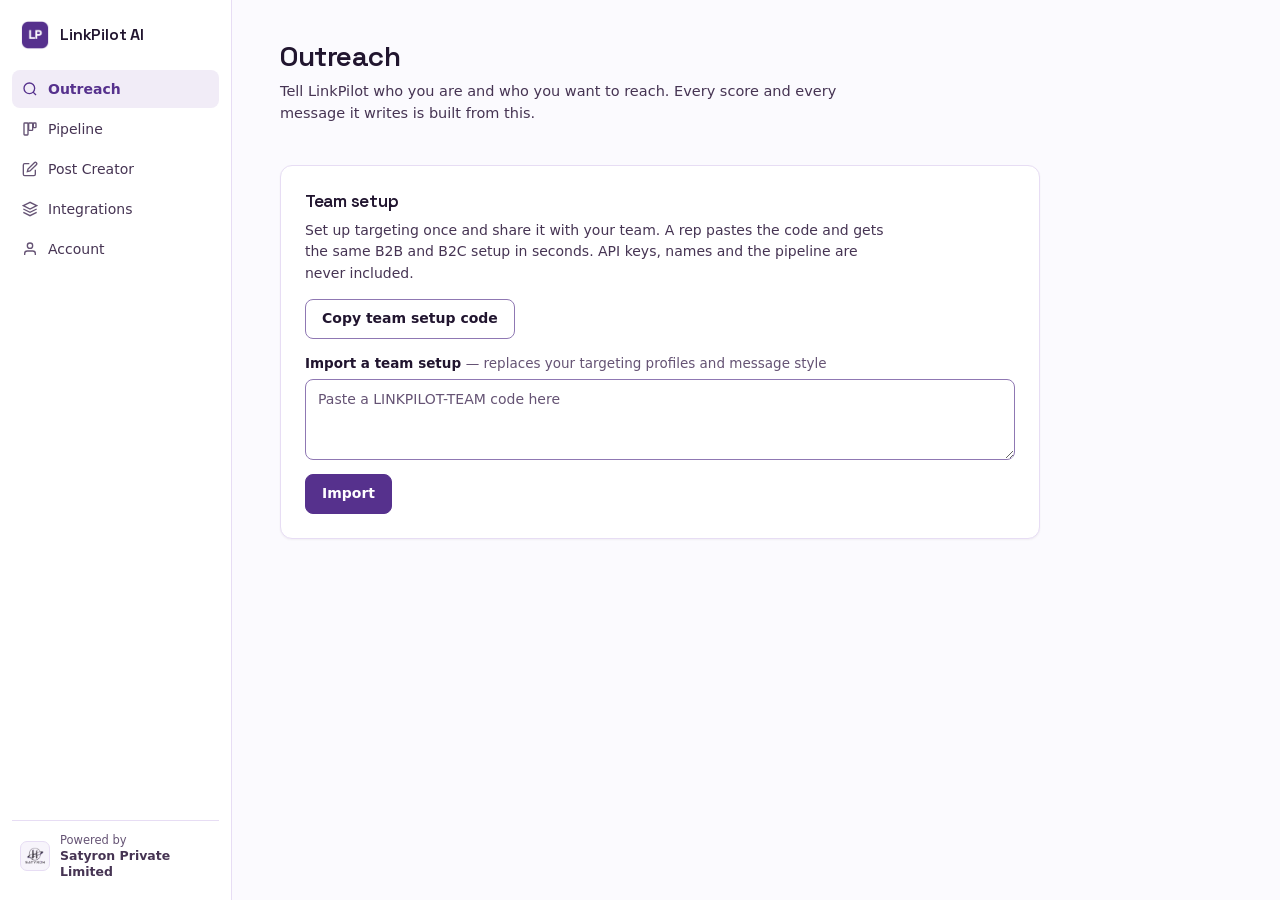
<file: options/index.html>
<!DOCTYPE html>
<html lang="en">
<head>
  <meta charset="UTF-8">
  <meta name="viewport" content="width=device-width, initial-scale=1.0">
  <title>LinkPilot settings</title>
  <link rel="stylesheet" href="styles.css">
</head>
<body>
  <!-- ── Onboarding Overlay (shown for new users) ──────────────────────────── -->
  <div id="onboarding-overlay" class="onboarding-overlay" style="display:none;">
    <div class="onboarding-card">

      <!-- Step 1: Welcome -->
      <div class="ob-step" id="ob-step-welcome">
        <div class="ob-logo">
          <img src="../assets/extension_icon.png" width="56" height="56" alt="LinkPilot AI" style="border-radius:14px;display:block;" />
        </div>
        <div class="ob-welcome-title">Welcome to LinkPilot AI</div>
        <div class="ob-welcome-sub">by Satyron Private Limited</div>
        <div class="ob-user-row" id="ob-user-row"></div>
        <div class="ob-welcome-desc">Score LinkedIn profiles against your ideal customer and draft outreach that sounds like you. Setup takes about two minutes.</div>
        <button class="ob-btn-primary" id="ob-welcome-next">Get started</button>
      </div>

      <!-- Step 2: Mode choice -->
      <div class="ob-step hidden" id="ob-step-mode">
        <div class="ob-welcome-title">What are you using LinkedIn for?</div>
        <div class="ob-welcome-desc">This shapes how LinkPilot scores people and writes your outreach. You can switch any time.</div>
        <div class="mode-selector ob-mode-selector" id="ob-mode-selector" role="radiogroup" aria-label="Outreach mode">
          <button class="mode-card active" type="button" role="radio" aria-checked="true" data-intent="b2c_sales">
            <span class="mode-card-icon"><svg width="20" height="20" viewBox="0 0 24 24" fill="none" stroke="currentColor" stroke-width="1.8"><path d="M20 21v-2a4 4 0 0 0-4-4H8a4 4 0 0 0-4 4v2"/><circle cx="12" cy="7" r="4"/></svg></span>
            <div class="mode-card-body">
              <span class="mode-card-name">B2C — you, finding work</span>
              <span class="mode-card-tagline">Jobs, freelance projects and teams that need your skills</span>
            </div>
            <span class="mode-card-check" aria-hidden="true"><svg width="11" height="11" viewBox="0 0 12 12" fill="none"><path d="M2 6.5l2.8 2.8 5-5.5" stroke="currentColor" stroke-width="2" stroke-linecap="round" stroke-linejoin="round"/></svg></span>
          </button>
          <button class="mode-card" type="button" role="radio" aria-checked="false" data-intent="b2b_sales">
            <span class="mode-card-icon"><svg width="20" height="20" viewBox="0 0 24 24" fill="none" stroke="currentColor" stroke-width="1.8"><rect x="2" y="7" width="20" height="14" rx="2"/><path d="M16 21V5a2 2 0 0 0-2-2h-4a2 2 0 0 0-2 2v16"/></svg></span>
            <div class="mode-card-body">
              <span class="mode-card-name">B2B — your company, finding clients</span>
              <span class="mode-card-tagline">Companies that buy what your business sells</span>
            </div>
            <span class="mode-card-check" aria-hidden="true"><svg width="11" height="11" viewBox="0 0 12 12" fill="none"><path d="M2 6.5l2.8 2.8 5-5.5" stroke="currentColor" stroke-width="2" stroke-linecap="round" stroke-linejoin="round"/></svg></span>
          </button>
        </div>
        <button class="ob-btn-primary" id="ob-mode-next">Continue</button>
      </div>

      <!-- Step 3: Connect Anthropic -->
      <div class="ob-step hidden" id="ob-step-apikey">
        <div class="ob-logo">
          <svg width="28" height="28" viewBox="0 0 24 24" fill="none" stroke="currentColor" stroke-width="1.8"><rect x="3" y="11" width="18" height="11" rx="2" ry="2"/><path d="M7 11V7a5 5 0 0 1 10 0v4"/></svg>
        </div>
        <div class="ob-welcome-title">Connect your Anthropic account</div>
        <div class="ob-welcome-desc">Every analysis and message runs on your own Anthropic account, not ours — so you'll need an API key to use any AI feature. <a href="https://console.anthropic.com/settings/keys" target="_blank" rel="noopener">Get a key</a></div>
        <input type="password" id="ob-api-key-input" class="ob-apikey-input" placeholder="sk-ant-..." autocomplete="off" spellcheck="false" />
        <div id="ob-apikey-status" class="status-msg" aria-live="polite"></div>
        <button class="ob-btn-primary" id="ob-apikey-save">Connect and continue</button>
        <div class="ob-skip"><button class="ob-skip-btn" id="ob-apikey-skip">I'll add this later</button></div>
      </div>

      <!-- Step 4: Pricing -->
      <div class="ob-step hidden" id="ob-step-pricing">
        <div class="ob-pricing-header">
          <div class="ob-pricing-title">Choose your plan</div>
          <div class="ob-pricing-sub">Start free, upgrade when you need more.</div>
        </div>
        <div class="ob-plans">

          <!-- Free -->
          <div class="ob-plan ob-plan-free">
            <div class="ob-plan-badge">Free</div>
            <div class="ob-plan-price"><span class="ob-price-amount">$0</span><span class="ob-price-period">/month</span></div>
            <div class="ob-plan-desc">Perfect for getting started</div>
            <ul class="ob-plan-features">
              <li><svg width="14" height="14" viewBox="0 0 24 24" fill="none" stroke="currentColor" stroke-width="2.5"><polyline points="20 6 9 17 4 12"/></svg>50 AI analyses per month</li>
              <li><svg width="14" height="14" viewBox="0 0 24 24" fill="none" stroke="currentColor" stroke-width="2.5"><polyline points="20 6 9 17 4 12"/></svg>B2C and B2B modes</li>
              <li><svg width="14" height="14" viewBox="0 0 24 24" fill="none" stroke="currentColor" stroke-width="2.5"><polyline points="20 6 9 17 4 12"/></svg>AI post creator</li>
              <li><svg width="14" height="14" viewBox="0 0 24 24" fill="none" stroke="currentColor" stroke-width="2.5"><polyline points="20 6 9 17 4 12"/></svg>Connection &amp; follow-up messages</li>
              <li class="ob-feat-muted"><svg width="14" height="14" viewBox="0 0 24 24" fill="none" stroke="currentColor" stroke-width="2"><line x1="18" y1="6" x2="6" y2="18"/><line x1="6" y1="6" x2="18" y2="18"/></svg>HubSpot CRM integration</li>
              <li class="ob-feat-muted"><svg width="14" height="14" viewBox="0 0 24 24" fill="none" stroke="currentColor" stroke-width="2"><line x1="18" y1="6" x2="6" y2="18"/><line x1="6" y1="6" x2="18" y2="18"/></svg>Unlimited analyses</li>
            </ul>
            <button class="ob-btn-free" id="ob-start-free">Start free</button>
          </div>

          <!-- Pro -->
          <div class="ob-plan ob-plan-pro">
            <div class="ob-plan-badge ob-badge-pro">Pro</div>
            <div class="ob-popular-tag">Most popular</div>
            <div class="ob-plan-price"><span class="ob-price-amount">$29</span><span class="ob-price-period">/month</span></div>
            <div class="ob-plan-desc">For power users &amp; sales teams</div>
            <ul class="ob-plan-features">
              <li><svg width="14" height="14" viewBox="0 0 24 24" fill="none" stroke="currentColor" stroke-width="2.5"><polyline points="20 6 9 17 4 12"/></svg>Unlimited AI analyses</li>
              <li><svg width="14" height="14" viewBox="0 0 24 24" fill="none" stroke="currentColor" stroke-width="2.5"><polyline points="20 6 9 17 4 12"/></svg>B2C and B2B modes</li>
              <li><svg width="14" height="14" viewBox="0 0 24 24" fill="none" stroke="currentColor" stroke-width="2.5"><polyline points="20 6 9 17 4 12"/></svg>AI post creator</li>
              <li><svg width="14" height="14" viewBox="0 0 24 24" fill="none" stroke="currentColor" stroke-width="2.5"><polyline points="20 6 9 17 4 12"/></svg>HubSpot CRM push</li>
              <li><svg width="14" height="14" viewBox="0 0 24 24" fill="none" stroke="currentColor" stroke-width="2.5"><polyline points="20 6 9 17 4 12"/></svg>Early access to new features</li>
            </ul>
            <button class="ob-btn-pro" id="ob-start-pro">
              <svg width="14" height="14" viewBox="0 0 24 24" fill="none" stroke="currentColor" stroke-width="2"><polygon points="13 2 3 14 12 14 11 22 21 10 12 10 13 2"/></svg>
              Upgrade to Pro
            </button>
            <div class="ob-pro-note" id="ob-pro-status"></div>
          </div>

        </div>
        <div class="ob-skip"><button class="ob-skip-btn" id="ob-skip">Maybe later, continue on Free</button></div>
      </div>

    </div>
  </div>

  <div class="settings-root">

    <!-- ── Sidebar ─────────────────────────────────────────────────────────── -->
    <aside class="settings-sidebar">
      <div class="sidebar-brand">
        <div class="sidebar-brand-icon">
          <img src="../assets/extension_icon.png" width="36" height="36" alt="LinkPilot AI" style="display:block;border-radius:9px;" />
        </div>
        <div class="sidebar-brand-text">
          <span class="brand-name">LinkPilot AI</span>
        </div>
      </div>

      <nav class="sidebar-nav">
        <button class="snav-item active" data-tab="outreach">
          <svg width="16" height="16" viewBox="0 0 24 24" fill="none" stroke="currentColor" stroke-width="2">
            <circle cx="11" cy="11" r="8"/><line x1="21" y1="21" x2="16.65" y2="16.65"/>
          </svg>
          Outreach
        </button>
        <button class="snav-item" data-tab="pipeline">
          <svg width="16" height="16" viewBox="0 0 24 24" fill="none" stroke="currentColor" stroke-width="2">
            <rect x="3" y="3" width="6" height="18" rx="1"/><rect x="10" y="3" width="6" height="11" rx="1"/><rect x="17" y="3" width="4" height="7" rx="1"/>
          </svg>
          Pipeline
        </button>
        <button class="snav-item" data-tab="postcreator">
          <svg width="16" height="16" viewBox="0 0 24 24" fill="none" stroke="currentColor" stroke-width="2">
            <path d="M11 4H4a2 2 0 0 0-2 2v14a2 2 0 0 0 2 2h14a2 2 0 0 0 2-2v-7"/><path d="M18.5 2.5a2.121 2.121 0 0 1 3 3L12 15l-4 1 1-4 9.5-9.5z"/>
          </svg>
          Post Creator
        </button>
        <button class="snav-item" data-tab="integrations">
          <svg width="16" height="16" viewBox="0 0 24 24" fill="none" stroke="currentColor" stroke-width="2">
            <path d="M12 2L2 7l10 5 10-5-10-5z"/><path d="M2 17l10 5 10-5"/><path d="M2 12l10 5 10-5"/>
          </svg>
          Integrations
        </button>
        <button class="snav-item" data-tab="account">
          <svg width="16" height="16" viewBox="0 0 24 24" fill="none" stroke="currentColor" stroke-width="2">
            <path d="M20 21v-2a4 4 0 0 0-4-4H8a4 4 0 0 0-4 4v2"/><circle cx="12" cy="7" r="4"/>
          </svg>
          Account
        </button>
      </nav>

      <div class="sidebar-powered">
        <img src="../assets/satyron_logo.png" width="32" height="32" alt="Satyron" class="powered-logo" />
        <div class="powered-text">
          <span class="powered-by">Powered by</span>
          <span class="powered-name">Satyron Private Limited</span>
        </div>
      </div>
    </aside>

    <!-- ── Main Content ────────────────────────────────────────────────────── -->
    <main class="settings-main">

      <!-- ── Tab: Outreach ──────────────────────────────────────────────────── -->
      <div class="stab-panel" id="panel-outreach">
        <div class="panel-header">
          <h1>Outreach</h1>
          <p class="panel-sub">Tell LinkPilot who you are and who you want to reach. Every score and every message it writes is built from this.</p>
        </div>

        <div id="setup-root" class="setup-root"></div>

        <!-- Team setup: share ICP + business profiles across a BD team -->
        <div class="card" id="team-setup-card">
          <h3>Team setup</h3>
          <p class="card-desc">Set up targeting once and share it with your team. A rep pastes the code and gets the same B2B and B2C setup in seconds. API keys, names and the pipeline are never included.</p>
          <div class="actions">
            <button type="button" id="team-copy-btn" class="btn-secondary">Copy team setup code</button>
          </div>
          <div class="form-group">
            <label for="team-import-input">Import a team setup <span class="label-hint">— replaces your targeting profiles and message style</span></label>
            <textarea id="team-import-input" rows="3" placeholder="Paste a LINKPILOT-TEAM code here" spellcheck="false"></textarea>
          </div>
          <div id="team-setup-status" class="status-msg" aria-live="polite"></div>
          <div class="actions">
            <button type="button" id="team-import-btn" class="btn-primary">Import</button>
          </div>
        </div>

      </div><!-- end panel-outreach -->

      <!-- ── Tab: Pipeline ──────────────────────────────────────────────────── -->
      <div class="stab-panel hidden" id="panel-pipeline">
        <div class="panel-header">
          <h1>Pipeline</h1>
          <p class="panel-sub">Every saved contact, grouped by outreach stage. Change stage inline, filter, or export.</p>
        </div>
        <div class="reminder-settings-bar">
          <label class="reminder-settings-toggle">
            <input type="checkbox" id="reminder-enabled-toggle" checked />
            <span>Follow-up reminders</span>
          </label>
          <span class="reminder-settings-sep" aria-hidden="true"></span>
          <label class="reminder-settings-threshold">
            Nudge me after
            <input type="number" id="reminder-threshold-input" min="1" max="30" value="3" />
            days of no activity
          </label>
          <button type="button" id="reminder-settings-save-btn" class="btn-secondary">Save</button>
          <span id="reminder-settings-status" class="status-msg" aria-live="polite"></span>
        </div>
        <div class="outreach-safety-bar" id="outreach-safety-bar">
          <span class="outreach-safety-label">Today's outreach</span>
          <span class="outreach-safety-stat" id="outreach-safety-conn">
            <span class="outreach-safety-dot"></span>
            <span id="outreach-safety-conn-text">0 connection requests</span>
          </span>
          <span class="outreach-safety-stat" id="outreach-safety-msg">
            <span class="outreach-safety-dot"></span>
            <span id="outreach-safety-msg-text">0 messages</span>
          </span>
          <span class="outreach-safety-week" id="outreach-safety-week"></span>
          <span class="outreach-safety-info" id="outreach-safety-info" tabindex="0" title="Safe LinkedIn ranges based on current outreach research: roughly 20-40 connection requests/day, 30-60 messages/day, and under ~150 connection requests/week. Going over these regularly raises the risk of LinkedIn restricting your account — this counts every message or connection request this extension has helped you copy or send."><svg width="15" height="15" viewBox="0 0 24 24" fill="none" stroke="currentColor" stroke-width="2" stroke-linecap="round"><circle cx="12" cy="12" r="10"/><path d="M12 16v-4M12 8h.01"/></svg></span>
        </div>
        <div class="pipeline-toolbar">
          <input type="text" id="pipeline-search" class="pipeline-search" placeholder="Filter by name or company..." />
          <select id="pipeline-intent-filter" class="pipeline-intent-filter" aria-label="Filter by mode">
            <option value="">All modes</option>
            <option value="b2c_sales">B2C</option>
            <option value="b2b_sales">B2B</option>
          </select>
          <div class="notifications-wrap">
            <button type="button" id="notifications-btn" class="btn-secondary">
              <svg width="15" height="15" viewBox="0 0 24 24" fill="none" stroke="currentColor" stroke-width="2" stroke-linecap="round"><path d="M6 8a6 6 0 0 1 12 0c0 7 3 9 3 9H3s3-2 3-9"/><path d="M10.3 21a1.94 1.94 0 0 0 3.4 0"/></svg> Notifications <span id="notifications-count" class="notifications-badge hidden">0</span>
            </button>
            <div id="notifications-panel" class="notifications-panel hidden">
              <div class="notifications-panel-header">Due today</div>
              <div id="notifications-list" class="notifications-list"></div>
            </div>
          </div>
          <button type="button" id="pipeline-export-btn" class="btn-secondary">Export CSV</button>
        </div>
        <div id="pipeline-board" class="pipeline-board"></div>
        <div id="pipeline-empty" class="pipeline-empty hidden">No saved contacts yet — save a profile from LinkedIn to start tracking your pipeline.</div>
        <div class="pipeline-clear" id="pipeline-clear">
          <div class="pipeline-clear-text">
            <strong>Start a fresh pipeline</strong>
            <span>Deletes every saved contact from this browser and from your LinkPilot account. Your setup, posts and plan stay.</span>
          </div>
          <button type="button" id="pipeline-clear-btn" class="btn-danger">Delete all contacts</button>
          <div class="pipeline-clear-confirm hidden" id="pipeline-clear-confirm" role="alertdialog" aria-labelledby="pipeline-clear-q">
            <p id="pipeline-clear-q"></p>
            <div class="pipeline-clear-actions">
              <button type="button" id="pipeline-clear-export" class="btn-secondary">Export CSV first</button>
              <button type="button" id="pipeline-clear-yes" class="btn-danger btn-danger-solid">Delete all</button>
              <button type="button" id="pipeline-clear-no" class="btn-secondary">Cancel</button>
            </div>
          </div>
          <span id="pipeline-clear-status" class="status-msg" aria-live="polite"></span>
        </div>
      </div><!-- end panel-pipeline -->

      <!-- ── Tab: Post Creator ──────────────────────────────────────────────── -->
      <div class="stab-panel hidden" id="panel-postcreator">
        <div class="panel-header">
          <h1>Post Creator</h1>
          <p class="panel-sub">Post Creator writes LinkedIn posts as you or as your company, from your outreach profile, in your own voice, without repeating what you’ve already posted.</p>
        </div>

        <!-- Personal / Company toggle -->
        <div class="pc-settings-toggle">
          <button class="pc-stoggle active" data-panel="personal">
            <svg width="16" height="16" viewBox="0 0 24 24" fill="none" stroke="currentColor" stroke-width="2">
              <path d="M20 21v-2a4 4 0 0 0-4-4H8a4 4 0 0 0-4 4v2"/><circle cx="12" cy="7" r="4"/>
            </svg>
            Personal brand
          </button>
          <button class="pc-stoggle" data-panel="company">
            <svg width="16" height="16" viewBox="0 0 24 24" fill="none" stroke="currentColor" stroke-width="2">
              <rect x="2" y="7" width="20" height="14" rx="2"/><path d="M16 21V5a2 2 0 0 0-2-2h-4a2 2 0 0 0-2 2v16"/>
            </svg>
            Company brand
          </button>
        </div>

        <!-- Personal Creator Profile -->
        <div id="pc-personal-section">
          <div class="card">
            <div class="card-mode-badge badge-creator">Personal brand</div>
            <h3>Your creator profile</h3>
            <p class="card-desc">LinkPilot writes posts as you, drawing on your active outreach profile for your background and proof. These settings shape topics, audience and voice.</p>
            <div class="form-row">
              <div class="form-group">
                <label for="creator-name">Your first name <span class="optional">(optional)</span></label>
                <input type="text" id="creator-name" placeholder="e.g. Husnain" />
              </div>
              <div class="form-group">
                <label for="creator-goal">Your LinkedIn goal</label>
                <select id="creator-goal" class="form-select">
                  <option value="">Select...</option>
                  <option value="build personal brand">Build personal brand / thought leadership</option>
                  <option value="attract job offers">Attract job offers and recruiters</option>
                  <option value="find clients">Find freelance or consulting clients</option>
                  <option value="grow network">Grow my professional network</option>
                  <option value="attract investors">Attract investors or co-founders</option>
                </select>
              </div>
            </div>
            <div class="form-group">
              <label for="creator-linkedin-url">Your LinkedIn profile URL <span class="label-hint">— lets LinkPilot find and learn from your own posts</span></label>
              <input type="url" id="creator-linkedin-url" placeholder="https://www.linkedin.com/in/your-username/" autocomplete="off" />
            </div>
            <div class="form-group">
              <label>Your expertise &amp; domains <span class="label-hint">— topics you post about</span></label>
              <div class="tag-input" id="creator-domain-tags"></div>
              <input type="text" id="creator-domain-input" class="tag-text" placeholder='Press Enter after each — e.g. "AI", "Blockchain", "Full Stack"' autocomplete="off" />
            </div>
            <div class="form-group">
              <label for="creator-audience">Target audience <span class="label-hint">— who you want to reach</span></label>
              <input type="text" id="creator-audience" placeholder="e.g. CTOs, investors, senior engineers, AI researchers" />
            </div>
            <div class="form-group">
              <label for="creator-style">Preferred post style</label>
              <select id="creator-style" class="form-select">
                <option value="educational">Educational — teach something valuable</option>
                <option value="story">Story — personal experience or journey</option>
                <option value="hottake">Hot Take — contrarian or bold opinion</option>
                <option value="tips">Quick Tips — practical, actionable list</option>
              </select>
            </div>
            <div class="form-group">
              <span class="field-label" id="creator-pillars-label">Content pillars <span class="label-hint">— pick 3 to 5; topics are spread across them</span></span>
              <div class="choice-group" id="creator-pillars" role="group" aria-labelledby="creator-pillars-label"></div>
            </div>
            <div class="form-group">
              <label for="creator-ending">How posts should end</label>
              <select id="creator-ending" class="form-select"></select>
            </div>
            <div class="form-group">
              <label for="creator-voice">Voice sample <span class="optional">(optional)</span></label>
              <textarea id="creator-voice" rows="4" placeholder="Paste a post you wrote that sounds like you. If this is empty, your saved posts are used."></textarea>
            </div>
            <div id="creator-status" class="status-msg" aria-live="polite"></div>
            <div class="actions">
              <button type="button" id="creator-save-btn" class="btn-primary">Save creator profile</button>
              <button type="button" id="creator-prefill-btn" class="btn-secondary" title="Fill in blank fields from your Business Profile in Outreach settings">Prefill from business profile</button>
            </div>
          </div>

        <div class="card" id="own-posts-card">
          <div class="card-title-row"><h3>Your posts</h3></div>
          <p class="card-desc">Posts you’ve published, saved from your own LinkedIn activity page when you tap “Read my posts” in Post Creator. LinkPilot uses them to match your voice and to avoid repeating a topic. They stay in this browser.</p>
          <div id="own-posts-list" class="own-posts-list"></div>
          <div class="actions">
            <button type="button" id="own-posts-open" class="btn-secondary">Open my posts on LinkedIn</button>
            <button type="button" id="own-posts-clear" class="btn-danger">Clear saved posts</button>
          </div>
          <div id="own-posts-status" class="status-msg" aria-live="polite"></div>
        </div>
        </div>

        <!-- Company Profile -->
        <div id="pc-company-section" class="hidden">
          <div class="card">
            <div class="card-mode-badge badge-company">Company brand</div>
            <h3>Your company profile</h3>
            <p class="card-desc">For posts about your company that you publish from your own LinkedIn profile. LinkPilot writes in your voice (“I” and “we”), about your team’s work, results and point of view, for the people you sell to.</p>
            <div class="form-row">
              <div class="form-group">
                <label for="co-name">Company name</label>
                <input type="text" id="co-name" placeholder="e.g. Satyron" />
              </div>
              <div class="form-group">
                <label for="co-industry">Industry</label>
                <input type="text" id="co-industry" placeholder="e.g. AI / SaaS, Blockchain, FinTech" />
              </div>
            </div>
            <div class="form-group">
              <label for="co-about">What your company does <span class="label-hint">— 2-3 sentences</span></label>
              <textarea id="co-about" rows="3" placeholder="e.g. We build AI-powered automation tools for B2B companies, helping teams reduce manual work through intelligent workflows."></textarea>
            </div>
            <div class="form-group">
              <label for="co-products">Products / services</label>
              <textarea id="co-products" rows="2" placeholder="e.g. AI workflow automation, custom ML models, predictive dashboards"></textarea>
            </div>
            <div class="form-group">
              <label for="co-icp">Ideal client profile (ICP)</label>
              <textarea id="co-icp" rows="2" placeholder="e.g. CTOs and operations leaders at Series A–C SaaS companies"></textarea>
            </div>
            <div class="form-row">
              <div class="form-group">
                <label for="co-goal">Company LinkedIn goal</label>
                <select id="co-goal" class="form-select">
                  <option value="">Select...</option>
                  <option value="attract clients and close deals">Attract clients and close deals</option>
                  <option value="build brand awareness and authority">Build brand awareness and authority</option>
                  <option value="attract top talent and employer brand">Attract top talent / employer brand</option>
                  <option value="engage investors and stakeholders">Engage investors and stakeholders</option>
                  <option value="all of the above">All of the above</option>
                </select>
              </div>
              <div class="form-group">
                <label for="co-style">Default post style</label>
                <select id="co-style" class="form-select">
                  <option value="thought_leadership">Thought Leadership</option>
                  <option value="industry_insight">Industry Insight</option>
                  <option value="case_study">Case Study / Success Story</option>
                  <option value="culture">Company Culture / Team</option>
                  <option value="product_spotlight">Product Spotlight</option>
                </select>
              </div>
            </div>
            <div class="form-group">
              <span class="field-label" id="co-pillars-label">Content pillars <span class="label-hint">— pick 3 to 5; topics are spread across them</span></span>
              <div class="choice-group" id="co-pillars" role="group" aria-labelledby="co-pillars-label"></div>
            </div>
            <div class="form-group">
              <label for="co-ending">How posts should end</label>
              <select id="co-ending" class="form-select"></select>
            </div>
            <div class="form-group">
              <label for="co-voice">Voice sample <span class="optional">(optional)</span></label>
              <textarea id="co-voice" rows="4" placeholder="Paste a company post that sounds right."></textarea>
            </div>
            <div id="co-status" class="status-msg" aria-live="polite"></div>
            <div class="actions">
              <button type="button" id="co-save-btn" class="btn-primary">Save company profile</button>
              <button type="button" id="co-prefill-btn" class="btn-secondary" title="Fill in blank fields from your Business Profile in Outreach settings">Prefill from business profile</button>
            </div>
          </div>
        </div>

      </div><!-- end panel-postcreator -->

      <!-- ── Tab: Integrations ──────────────────────────────────────────────── -->
      <div class="stab-panel hidden" id="panel-integrations">
        <div class="panel-header">
          <h1>Integrations</h1>
          <p class="panel-sub">Connect LinkPilot AI to Anthropic and your CRM. Your keys are stored only in your browser and sent directly to the respective APIs — never to our servers.</p>
        </div>

        <!-- Anthropic -->
        <div class="card">
          <div class="card-title-row">
            <svg width="20" height="20" viewBox="0 0 24 24" fill="none" stroke="currentColor" stroke-width="2">
              <path d="M21 2l-2 2m-7.61 7.61a5.5 5.5 0 1 1-7.778 7.778 5.5 5.5 0 0 1 7.777-7.777zm0 0L15.5 7.5m0 0l3 3L22 7l-3-3m-3.5 3.5L19 4"/>
            </svg>
            <h3>Anthropic API key <span class="required-badge">Required</span></h3>
          </div>
          <p class="card-desc">Needed to run AI analysis on LinkedIn profiles and generate content. <a href="https://console.anthropic.com/settings/keys" target="_blank" rel="noopener">Get your API key</a></p>
          <div class="form-group">
            <label for="api-key">Paste your API key here</label>
            <div class="input-wrapper">
              <input type="password" id="api-key" placeholder="sk-ant-..." autocomplete="off" spellcheck="false" />
              <button type="button" id="toggle-visibility" class="toggle-btn" aria-label="Show/hide key">
                <svg id="eye-icon" width="18" height="18" viewBox="0 0 24 24" fill="none" stroke="currentColor" stroke-width="2">
                  <path d="M1 12s4-8 11-8 11 8 11 8-4 8-11 8-11-8-11-8z"></path>
                  <circle cx="12" cy="12" r="3"></circle>
                </svg>
              </button>
            </div>
            <p class="hint">Keys start with <code>sk-ant-</code> and are found on the Anthropic console under API keys.</p>
          </div>
          <div id="status-msg" class="status-msg" aria-live="polite"></div>
          <div class="actions">
            <button type="button" id="save-btn" class="btn-primary">Save API key</button>
            <button type="button" id="clear-btn" class="btn-secondary">Clear key</button>
          </div>
        </div>

        <!-- HubSpot -->
        <div class="card">
          <div class="card-title-row">
            <svg width="20" height="20" viewBox="0 0 512 512" fill="#FF7A59">
              <path d="M267.4 211.6c-25.1 23.7-40.8 57-40.8 94 0 29.3 9.7 56.3 26 78L203 434c-4.4-1.6-9.1-2.5-14-2.5-22.1 0-40 17.9-40 40s17.9 40 40 40 40-17.9 40-40c0-4-.6-7.9-1.6-11.6l50.1-50.2c21.7 14.2 47.4 22.5 75 22.5 76.2 0 138-61.8 138-138s-61.8-138-138-138c-30.2 0-58.2 9.7-80.8 26.1l.7-.7zM353.4 414c-52.9 0-96-43.1-96-96s43.1-96 96-96 96 43.1 96 96-43.1 96-96 96z"/>
            </svg>
            <h3>HubSpot CRM <span class="optional-badge">Optional</span></h3>
          </div>
          <p class="card-desc">Push LinkedIn profiles directly into HubSpot as deals — with notes, pipeline stage, and deal owner.</p>
          <div class="hs-steps">
            <div class="hs-step"><span class="hs-num">1</span><span>Go to <a href="https://app.hubspot.com/private-apps" target="_blank" rel="noopener">app.hubspot.com/private-apps</a> and click <strong>Create a private app</strong></span></div>
            <div class="hs-step"><span class="hs-num">2</span><span>Name it <em>LinkPilot AI</em>, then open the <strong>Scopes</strong> tab</span></div>
            <div class="hs-step"><span class="hs-num">3</span>
              <div><span>Enable these scopes:</span>
                <div class="scope-list">
                  <code>crm.objects.deals.read</code><code>crm.objects.deals.write</code>
                  <code>crm.objects.notes.write</code><code>crm.objects.owners.read</code>
                  <code>crm.objects.contacts.write</code>
                </div>
              </div>
            </div>
            <div class="hs-step"><span class="hs-num">4</span><span>Click <strong>Create app</strong>, copy the access token (starts with <code>pat-</code>), paste it below</span></div>
          </div>
          <div class="form-group">
            <label for="hs-key">HubSpot private app token</label>
            <div class="input-wrapper">
              <input type="password" id="hs-key" placeholder="pat-na1-..." autocomplete="off" spellcheck="false" />
              <button type="button" id="hs-toggle-visibility" class="toggle-btn" aria-label="Show/hide token">
                <svg id="hs-eye-icon" width="18" height="18" viewBox="0 0 24 24" fill="none" stroke="currentColor" stroke-width="2">
                  <path d="M1 12s4-8 11-8 11 8 11 8-4 8-11 8-11-8-11-8z"></path>
                  <circle cx="12" cy="12" r="3"></circle>
                </svg>
              </button>
            </div>
          </div>
          <div id="hs-status-msg" class="status-msg" aria-live="polite"></div>
          <div class="actions">
            <button type="button" id="hs-save-btn" class="btn-primary">Save HubSpot token</button>
            <button type="button" id="hs-clear-btn" class="btn-secondary">Clear</button>
          </div>
        </div>
      </div><!-- end panel-integrations -->

      <!-- ── Tab: Account ───────────────────────────────────────────────────── -->
      <div class="stab-panel hidden" id="panel-account">
        <div class="panel-header">
          <h1>Account</h1>
          <p class="panel-sub" id="account-panel-sub">Sign in with Google to sync your settings across devices and enable personalized features.</p>
        </div>

        <div class="card">
          <h3>Your account</h3>
          <p class="card-desc">Sign in with Google or with your email and a password. Your setup and pipeline sync to this account across your devices.</p>
          <div id="google-auth-section">
            <!-- Populated by JS -->
          </div>
          <div id="account-status" class="status-msg" aria-live="polite"></div>
        </div>

        <div class="card">
          <h3>Privacy and data</h3>
          <p class="card-desc">Your API keys stay in this browser. LinkedIn profiles you analyze are read in your browser and sent straight to Anthropic. When you’re signed in, your setup and the contacts you save to your pipeline sync to your account.</p>
          <div class="privacy-points">
            <div class="privacy-point">
              <svg width="16" height="16" viewBox="0 0 24 24" fill="none" stroke="currentColor" stroke-width="2.2"><polyline points="20 6 9 17 4 12"></polyline></svg>
              <span>API keys stored locally — never transmitted to us</span>
            </div>
            <div class="privacy-point">
              <svg width="16" height="16" viewBox="0 0 24 24" fill="none" stroke="currentColor" stroke-width="2.2"><polyline points="20 6 9 17 4 12"></polyline></svg>
              <span>Profiles are analyzed in your browser; only contacts you save sync</span>
            </div>
            <div class="privacy-point">
              <svg width="16" height="16" viewBox="0 0 24 24" fill="none" stroke="currentColor" stroke-width="2.2"><polyline points="20 6 9 17 4 12"></polyline></svg>
              <span>AI calls go directly to Anthropic from your browser</span>
            </div>
          </div>
          <div class="actions">
            <button type="button" id="clear-all-data-btn" class="btn-danger">Clear all local data</button>
          </div>
          <div id="clear-status" class="status-msg" aria-live="polite"></div>
        </div>

        <div class="card card-about">
          <div class="about-row">
            <div class="about-icon-wrap">
              <img src="../assets/extension_icon.png" width="46" height="46" alt="LinkPilot AI" style="display:block;border-radius:11px;" />
            </div>
            <div class="about-info">
              <div class="about-product">LinkPilot AI <span class="about-version">v1.3.0</span></div>
              <div class="about-maker">by Satyron Private Limited</div>
            </div>
          </div>
          <div class="about-links">
            <button type="button" class="about-link-btn" id="open-privacy-btn">Privacy policy</button>
            <span class="about-link-sep">·</span>
            <a href="mailto:husnain@callopa.com" class="about-link-btn">Support</a>
          </div>
        </div>
      </div><!-- end panel-account -->

    </main>
  </div>

  <script src="../shared/taxonomy.js"></script>
  <script src="../shared/schema.js"></script>
  <script src="../shared/email-auth.js"></script>
  <script src="index.js"></script>
  <script src="setup.js"></script>
</body>
</html>
</file>
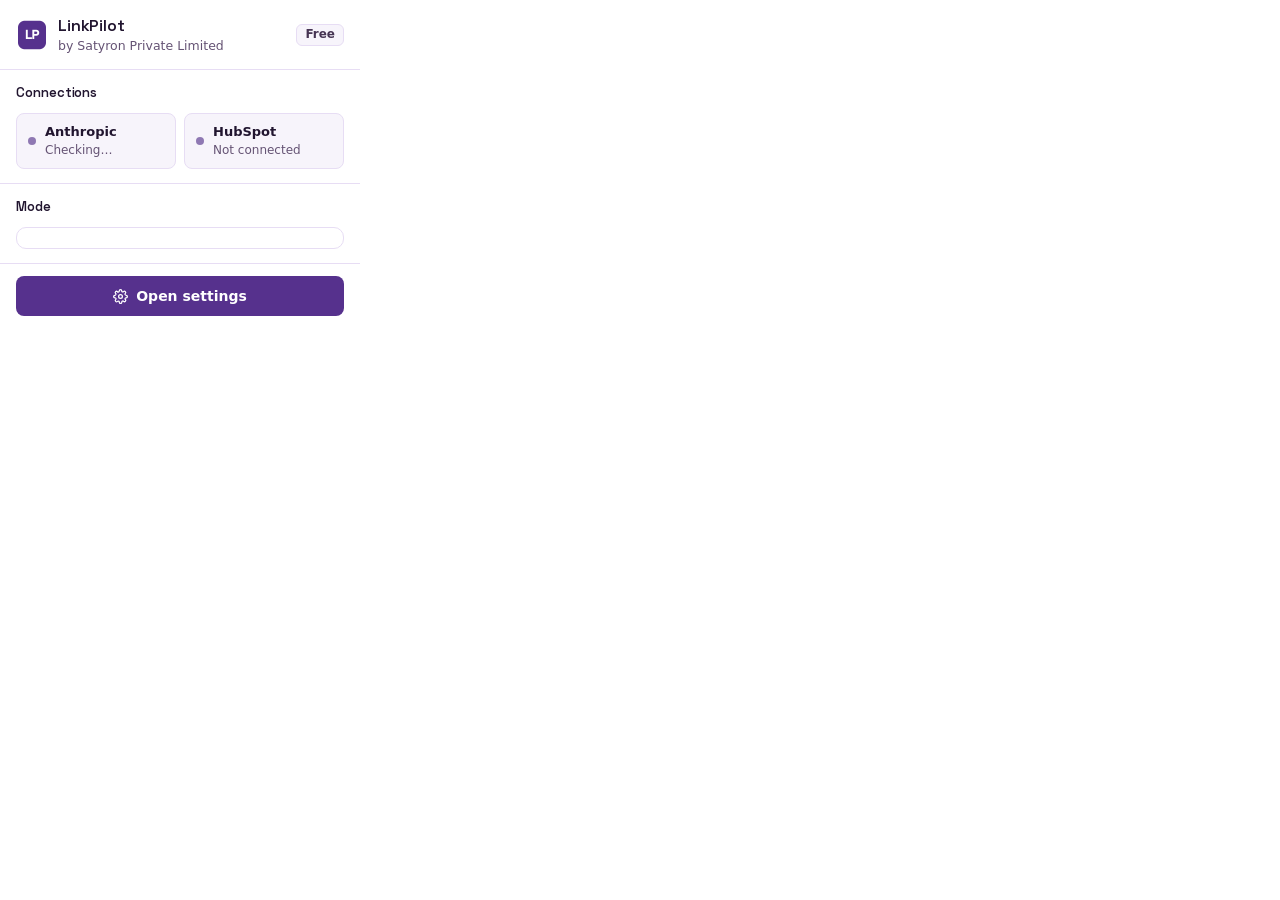
<file: popup/index.html>
<!DOCTYPE html>
<html lang="en">
<head>
  <meta charset="UTF-8">
  <meta name="viewport" content="width=device-width, initial-scale=1.0">
  <title>LinkPilot</title>
  <link rel="stylesheet" href="styles.css">
</head>
<body>

  <!-- ── Sign-in Gate (shown when not authenticated) ──────────────────────── -->
  <div id="sign-in-gate" class="sign-in-gate" style="display:none;">
    <div class="sig-logo">
      <img src="../assets/extension_icon.png" width="52" height="52" alt="LinkPilot AI" />
    </div>
    <div class="sig-title">LinkPilot</div>
    <div class="sig-sub">by Satyron Private Limited</div>
    <div class="sig-lock">
      <svg width="22" height="22" viewBox="0 0 24 24" fill="none" stroke="currentColor" stroke-width="1.8">
        <rect x="3" y="11" width="18" height="11" rx="2" ry="2"/>
        <path d="M7 11V7a5 5 0 0 1 10 0v4"/>
      </svg>
    </div>
    <div class="sig-heading">Sign in to continue</div>
    <div class="sig-desc">Sign in with Google, or with your email and a password. It’s one account either way.</div>
    <button id="sig-google-btn" class="sig-google-btn">
      <svg width="17" height="17" viewBox="0 0 24 24"><path fill="#4285F4" d="M22.56 12.25c0-.78-.07-1.53-.2-2.25H12v4.26h5.92c-.26 1.37-1.04 2.53-2.21 3.31v2.77h3.57c2.08-1.92 3.28-4.74 3.28-8.09z"/><path fill="#34A853" d="M12 23c2.97 0 5.46-.98 7.28-2.66l-3.57-2.77c-.98.66-2.23 1.06-3.71 1.06-2.86 0-5.29-1.93-6.16-4.53H2.18v2.84C3.99 20.53 7.7 23 12 23z"/><path fill="#FBBC05" d="M5.84 14.09c-.22-.66-.35-1.36-.35-2.09s.13-1.43.35-2.09V7.07H2.18C1.43 8.55 1 10.22 1 12s.43 3.45 1.18 4.93l3.66-2.84z"/><path fill="#EA4335" d="M12 5.38c1.62 0 3.06.56 4.21 1.64l3.15-3.15C17.45 2.09 14.97 1 12 1 7.7 1 3.99 3.47 2.18 7.07l3.66 2.84c.87-2.6 3.3-4.53 6.16-4.53z"/></svg>
      Sign in with Google
    </button>
    <div id="sig-status" class="sig-status" style="display:none;"></div>
    <div class="lp-auth-or"><span>or</span></div>
    <div id="sig-email-mount" class="sig-email-mount"></div>
    <div class="sig-powered">
      <img src="../assets/satyron_logo.png" width="20" height="20" alt="Satyron" />
      <div class="sig-powered-text">
        <span class="sig-powered-label">Powered by</span>
        <span class="sig-powered-name">Satyron Private Limited</span>
      </div>
    </div>
  </div>

  <!-- ── Main Content (hidden until signed in) ─────────────────────────────── -->
  <div id="popup-main">

    <!-- ── Header ─────────────────────────────────────────────────────────── -->
    <div class="popup-header">
      <div class="popup-logo">
        <img src="../assets/extension_icon.png" width="42" height="42" alt="LinkPilot AI" />
      </div>
      <div class="popup-header-text">
        <div class="popup-title">LinkPilot</div>
        <div class="popup-sub" id="popup-user-line">by Satyron Private Limited</div>
      </div>
      <span id="popup-plan-badge" class="popup-plan-badge plan-free">Free</span>
    </div>

    <!-- ── Upgrade CTA (free users only) ────────────────────────────────── -->
    <div id="popup-upgrade-cta" class="popup-upgrade-cta" style="display:none;">
      <div class="puc-text">
        <div class="puc-title">Upgrade to Pro</div>
        <div class="puc-sub">Unlimited analyses and HubSpot sync</div>
      </div>
      <button id="popup-upgrade-btn" class="puc-btn">Upgrade</button>
      <div id="popup-upgrade-status" class="puc-status" style="display:none;"></div>
    </div>

    <!-- ── Connections ────────────────────────────────────────────────────── -->
    <div class="popup-section">
      <div class="section-eyebrow">
        Connections
      </div>
      <div class="connections-grid">
        <div class="conn-card" id="conn-anthropic">
          <span class="conn-dot" id="conn-anthropic-dot"></span>
          <div class="conn-info">
            <span class="conn-name">Anthropic</span>
            <span class="conn-status" id="conn-anthropic-status">Checking…</span>
          </div>
        </div>
        <div class="conn-card" id="conn-hubspot">
          <span class="conn-dot" id="conn-hubspot-dot"></span>
          <div class="conn-info">
            <span class="conn-name">HubSpot</span>
            <span class="conn-status" id="conn-hubspot-status">Not connected</span>
          </div>
        </div>
      </div>
    </div>

    <!-- ── Mode ───────────────────────────────────────────── -->
    <div class="popup-section">
      <div class="section-eyebrow">
        Mode
      </div>
      <div id="mode-card" class="mode-card"></div>
      <div id="post-mode-row" class="post-mode-row"></div>
    </div>

    <!-- ── Usage This month ──────────────────────────────────────────────── -->
    <div class="popup-section" id="usage-section" style="display:none;">
      <div class="section-eyebrow">
        This month
      </div>
      <div class="usage-grid" id="usage-grid"></div>
    </div>

    <!-- ── Usage Warning ────────────────────────────────────────────────── -->
    <div id="usage-warning" class="usage-warning" style="display:none;"></div>

    <!-- ── Saved contacts ───────────────────────────────────────────────── -->
    <div class="popup-section" id="saved-section" style="display:none;">
      <div class="section-eyebrow">
        Saved contacts
        <button id="export-csv-btn" class="btn-export-csv" title="Export contacts as CSV">
          <svg width="12" height="12" viewBox="0 0 24 24" fill="none" stroke="currentColor" stroke-width="2.2"><path d="M21 15v4a2 2 0 0 1-2 2H5a2 2 0 0 1-2-2v-4"/><polyline points="7 10 12 15 17 10"/><line x1="12" y1="15" x2="12" y2="3"/></svg>
          CSV
        </button>
      </div>
      <div id="saved-list"></div>
      <button id="view-pipeline-btn" class="view-pipeline-btn">View full pipeline</button>
    </div>

    <!-- ── Footer ─────────────────────────────────────────────────────────── -->
    <div class="popup-footer">
      <button id="open-settings" class="btn-settings">
        <svg width="15" height="15" viewBox="0 0 24 24" fill="none" stroke="currentColor" stroke-width="2">
          <circle cx="12" cy="12" r="3"/>
          <path d="M19.4 15a1.65 1.65 0 0 0 .33 1.82l.06.06a2 2 0 0 1-2.83 2.83l-.06-.06a1.65 1.65 0 0 0-1.82-.33 1.65 1.65 0 0 0-1 1.51V21a2 2 0 0 1-4 0v-.09A1.65 1.65 0 0 0 9 19.4a1.65 1.65 0 0 0-1.82.33l-.06.06a2 2 0 0 1-2.83-2.83l.06-.06A1.65 1.65 0 0 0 4.68 15a1.65 1.65 0 0 0-1.51-1H3a2 2 0 0 1 0-4h.09A1.65 1.65 0 0 0 4.6 9a1.65 1.65 0 0 0-.33-1.82l-.06-.06a2 2 0 0 1 2.83-2.83l.06.06A1.65 1.65 0 0 0 9 4.68a1.65 1.65 0 0 0 1-1.51V3a2 2 0 0 1 4 0v.09a1.65 1.65 0 0 0 1 1.51 1.65 1.65 0 0 0 1.82-.33l.06-.06a2 2 0 0 1 2.83 2.83l-.06.06A1.65 1.65 0 0 0 19.4 9a1.65 1.65 0 0 0 1.51 1H21a2 2 0 0 1 0 4h-.09a1.65 1.65 0 0 0-1.51 1z"/>
        </svg>
        Open settings
      </button>
    </div>

  </div><!-- /#popup-main -->

  <script src="../shared/email-auth.js"></script>
  <script src="index.js"></script>
</body>
</html>
</file>
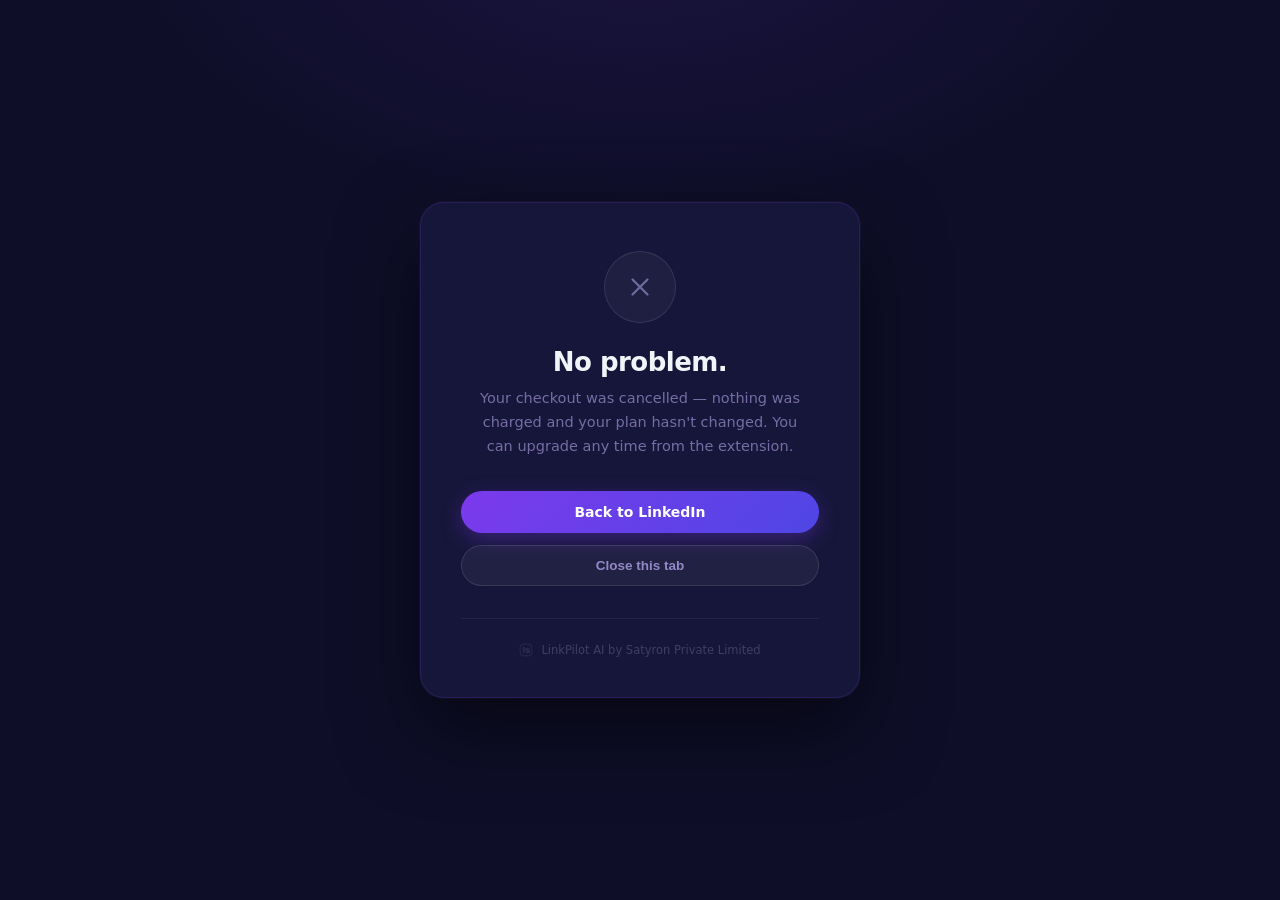
<file: cancel.html>
<!doctype html>
<html lang="en">
<head>
<meta charset="UTF-8">
<meta name="viewport" content="width=device-width, initial-scale=1.0">
<title>Checkout Cancelled — LinkPilot AI</title>
<style>
  *, *::before, *::after { box-sizing: border-box; margin: 0; padding: 0; }

  :root {
    --bg:       #0e0e28;
    --surface:  #16163a;
    --border:   rgba(124,58,237,0.18);
    --purple:   #7c3aed;
    --lavender: #c4b5fd;
    --muted:    rgba(196,181,253,0.55);
    --text:     #f1f5f9;
  }

  body {
    min-height: 100vh;
    background: var(--bg);
    display: flex;
    align-items: center;
    justify-content: center;
    padding: 24px;
    font-family: -apple-system, BlinkMacSystemFont, 'Segoe UI', system-ui, sans-serif;
    color: var(--text);
    background-image: radial-gradient(ellipse 60% 50% at 50% -10%, rgba(124,58,237,0.12) 0%, transparent 70%);
  }

  .card {
    width: 100%;
    max-width: 440px;
    background: var(--surface);
    border: 1px solid var(--border);
    border-radius: 24px;
    padding: 48px 40px 40px;
    text-align: center;
    box-shadow: 0 32px 80px rgba(0,0,0,0.5), 0 0 0 1px rgba(255,255,255,0.04);
    animation: rise 0.5s cubic-bezier(0.22,1,0.36,1) both;
  }

  @keyframes rise {
    from { opacity: 0; transform: translateY(20px); }
    to   { opacity: 1; transform: translateY(0); }
  }

  .icon-wrap {
    width: 72px; height: 72px;
    border-radius: 50%;
    background: rgba(255,255,255,0.04);
    border: 1.5px solid rgba(255,255,255,0.1);
    display: flex; align-items: center; justify-content: center;
    margin: 0 auto 24px;
  }

  h1 {
    font-size: 26px;
    font-weight: 800;
    color: var(--text);
    letter-spacing: -0.02em;
    margin-bottom: 10px;
    text-wrap: balance;
  }

  .sub {
    font-size: 14.5px;
    color: var(--muted);
    line-height: 1.65;
    margin-bottom: 32px;
    text-wrap: balance;
  }

  .btn-primary {
    width: 100%;
    padding: 13px;
    border-radius: 50px;
    background: linear-gradient(135deg, #7c3aed, #4f46e5);
    border: none;
    color: #fff;
    font-size: 14px;
    font-weight: 700;
    cursor: pointer;
    box-shadow: 0 6px 20px rgba(124,58,237,0.35);
    transition: box-shadow 0.2s, transform 0.15s;
    text-decoration: none;
    display: block;
    margin-bottom: 12px;
  }
  .btn-primary:hover { box-shadow: 0 8px 28px rgba(124,58,237,0.5); transform: translateY(-1px); }

  .btn-secondary {
    width: 100%;
    padding: 12px;
    border-radius: 50px;
    background: rgba(255,255,255,0.05);
    border: 1px solid rgba(255,255,255,0.1);
    color: rgba(196,181,253,0.7);
    font-size: 13.5px;
    font-weight: 600;
    cursor: pointer;
    text-decoration: none;
    display: block;
    transition: background 0.18s;
  }
  .btn-secondary:hover { background: rgba(255,255,255,0.09); }

  .wordmark {
    display: flex;
    align-items: center;
    justify-content: center;
    gap: 8px;
    margin-top: 32px;
    padding-top: 24px;
    border-top: 1px solid rgba(255,255,255,0.06);
    font-size: 11.5px;
    color: rgba(148,163,184,0.3);
  }
</style>
</head>
<body>
<div class="card">

  <div class="icon-wrap">
    <svg width="30" height="30" viewBox="0 0 24 24" fill="none"
         stroke="rgba(196,181,253,0.5)" stroke-width="1.8" stroke-linecap="round">
      <path d="M18 6 6 18M6 6l12 12"/>
    </svg>
  </div>

  <h1>No problem.</h1>
  <p class="sub">Your checkout was cancelled — nothing was charged and your plan hasn't changed. You can upgrade any time from the extension.</p>

  <a href="https://www.linkedin.com" class="btn-primary">Back to LinkedIn</a>
  <button class="btn-secondary" id="close-tab-btn">Close this tab</button>

  <div class="wordmark">
    <svg width="14" height="14" viewBox="0 0 24 24" fill="none" stroke="currentColor" stroke-width="1.5" opacity="0.5">
      <rect x="2" y="2" width="20" height="20" rx="5"/>
      <path d="M7 10h2v7H7zm0-3h2v2H7zm4 3h2v1.5a2.5 2.5 0 0 1 5 0V17h-2v-5.5a.5.5 0 0 0-1 0V17h-2v-4a2 2 0 0 0-2-2z"/>
    </svg>
    LinkPilot AI by Satyron Private Limited
  </div>

</div>
<script>
  document.getElementById('close-tab-btn').addEventListener('click', () => {
    if (typeof chrome !== 'undefined' && chrome.tabs) {
      chrome.tabs.getCurrent(tab => { if (tab) chrome.tabs.remove(tab.id); });
    } else {
      window.close();
    }
  });
</script>
</body>
</html>
</file>
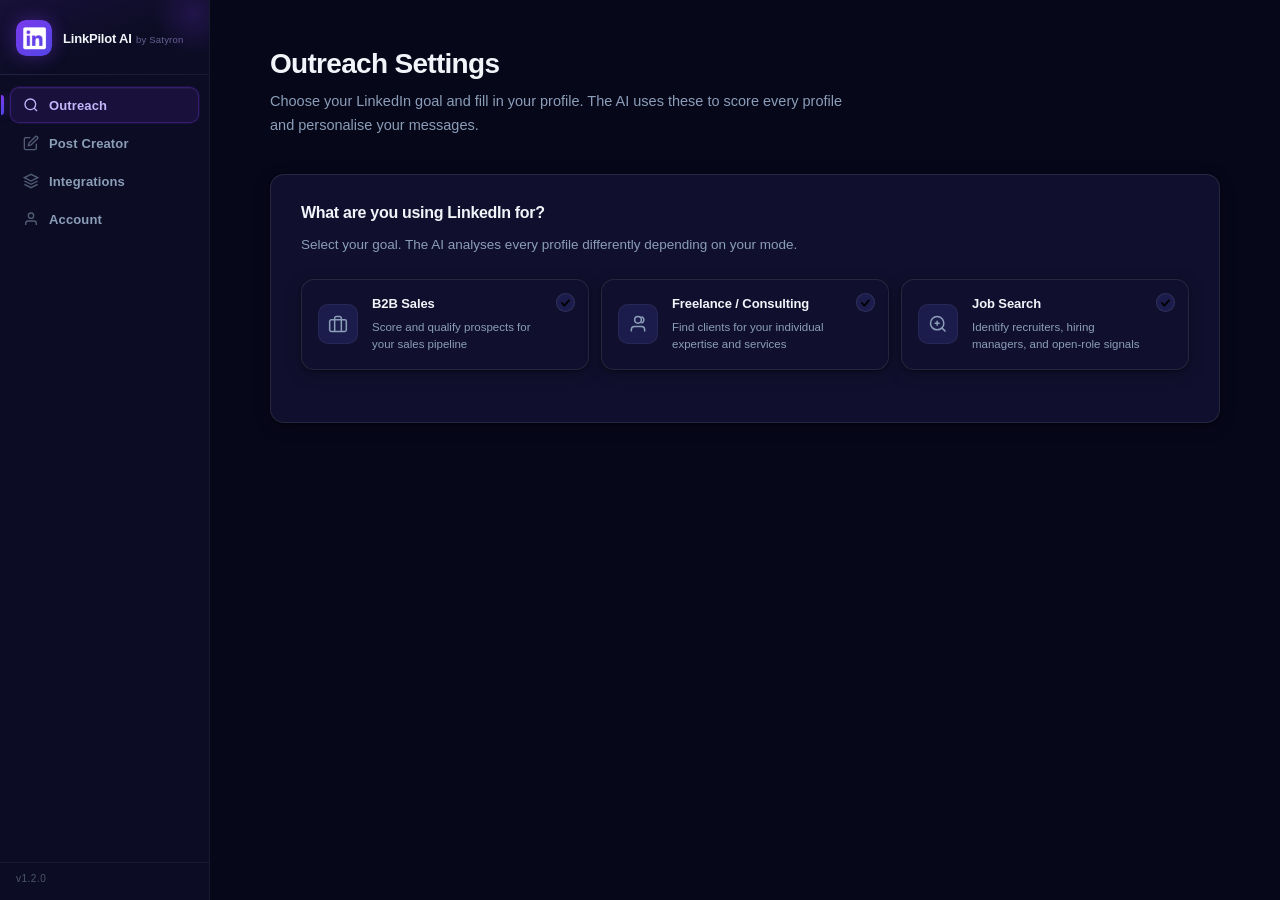
<file: options.html>
<!DOCTYPE html>
<html lang="en">
<head>
  <meta charset="UTF-8">
  <meta name="viewport" content="width=device-width, initial-scale=1.0">
  <title>LinkPilot AI — Settings</title>
  <link rel="stylesheet" href="options.css">
</head>
<body>
  <div class="settings-root">

    <!-- ── Sidebar ─────────────────────────────────────────────────────────── -->
    <aside class="settings-sidebar">
      <div class="sidebar-brand">
        <div class="sidebar-brand-icon">
          <img src="extension_icon.png" width="36" height="36" alt="LinkPilot AI" style="display:block;border-radius:9px;" />
        </div>
        <div class="sidebar-brand-text">
          <span class="brand-name">LinkPilot AI</span>
          <span class="brand-maker">by Satyron</span>
        </div>
      </div>

      <nav class="sidebar-nav">
        <button class="snav-item active" data-tab="outreach">
          <svg width="16" height="16" viewBox="0 0 24 24" fill="none" stroke="currentColor" stroke-width="2">
            <circle cx="11" cy="11" r="8"/><line x1="21" y1="21" x2="16.65" y2="16.65"/>
          </svg>
          Outreach
        </button>
        <button class="snav-item" data-tab="postcreator">
          <svg width="16" height="16" viewBox="0 0 24 24" fill="none" stroke="currentColor" stroke-width="2">
            <path d="M11 4H4a2 2 0 0 0-2 2v14a2 2 0 0 0 2 2h14a2 2 0 0 0 2-2v-7"/><path d="M18.5 2.5a2.121 2.121 0 0 1 3 3L12 15l-4 1 1-4 9.5-9.5z"/>
          </svg>
          Post Creator
        </button>
        <button class="snav-item" data-tab="integrations">
          <svg width="16" height="16" viewBox="0 0 24 24" fill="none" stroke="currentColor" stroke-width="2">
            <path d="M12 2L2 7l10 5 10-5-10-5z"/><path d="M2 17l10 5 10-5"/><path d="M2 12l10 5 10-5"/>
          </svg>
          Integrations
        </button>
        <button class="snav-item" data-tab="account">
          <svg width="16" height="16" viewBox="0 0 24 24" fill="none" stroke="currentColor" stroke-width="2">
            <path d="M20 21v-2a4 4 0 0 0-4-4H8a4 4 0 0 0-4 4v2"/><circle cx="12" cy="7" r="4"/>
          </svg>
          Account
        </button>
      </nav>

      <div class="sidebar-version">v1.2.0</div>
    </aside>

    <!-- ── Main Content ────────────────────────────────────────────────────── -->
    <main class="settings-main">

      <!-- ── Tab: Outreach ──────────────────────────────────────────────────── -->
      <div class="stab-panel" id="panel-outreach">
        <div class="panel-header">
          <h1>Outreach Settings</h1>
          <p class="panel-sub">Choose your LinkedIn goal and fill in your profile. The AI uses these to score every profile and personalise your messages.</p>
        </div>

        <!-- Mode Selector -->
        <div class="card">
          <h3>What are you using LinkedIn for?</h3>
          <p class="card-desc">Select your goal. The AI analyses every profile differently depending on your mode.</p>
          <div class="mode-selector" id="mode-selector">
            <button class="mode-card" data-intent="b2b_sales" id="mode-b2b">
              <span class="mode-card-icon">
                <svg width="20" height="20" viewBox="0 0 24 24" fill="none" stroke="currentColor" stroke-width="1.8">
                  <rect x="2" y="7" width="20" height="14" rx="2"/><path d="M16 21V5a2 2 0 0 0-2-2h-4a2 2 0 0 0-2 2v16"/>
                </svg>
              </span>
              <div class="mode-card-body">
                <span class="mode-card-name">B2B Sales</span>
                <span class="mode-card-tagline">Score and qualify prospects for your sales pipeline</span>
              </div>
              <span class="mode-card-check" aria-hidden="true">
                <svg width="11" height="11" viewBox="0 0 12 12" fill="none">
                  <path d="M2 6.5l2.8 2.8 5-5.5" stroke="currentColor" stroke-width="2" stroke-linecap="round" stroke-linejoin="round"/>
                </svg>
              </span>
            </button>
            <button class="mode-card" data-intent="b2c_sales" id="mode-b2c">
              <span class="mode-card-icon">
                <svg width="20" height="20" viewBox="0 0 24 24" fill="none" stroke="currentColor" stroke-width="1.8">
                  <path d="M20 21v-2a4 4 0 0 0-4-4H8a4 4 0 0 0-4 4v2"/><circle cx="12" cy="7" r="4"/>
                  <path d="M16 3.13a4 4 0 0 1 0 7.75"/>
                </svg>
              </span>
              <div class="mode-card-body">
                <span class="mode-card-name">Freelance / Consulting</span>
                <span class="mode-card-tagline">Find clients for your individual expertise and services</span>
              </div>
              <span class="mode-card-check" aria-hidden="true">
                <svg width="11" height="11" viewBox="0 0 12 12" fill="none">
                  <path d="M2 6.5l2.8 2.8 5-5.5" stroke="currentColor" stroke-width="2" stroke-linecap="round" stroke-linejoin="round"/>
                </svg>
              </span>
            </button>
            <button class="mode-card" data-intent="job_search" id="mode-job">
              <span class="mode-card-icon">
                <svg width="20" height="20" viewBox="0 0 24 24" fill="none" stroke="currentColor" stroke-width="1.8">
                  <circle cx="11" cy="11" r="8"/><line x1="21" y1="21" x2="16.65" y2="16.65"/>
                  <line x1="11" y1="8" x2="11" y2="14"/><line x1="8" y1="11" x2="14" y2="11"/>
                </svg>
              </span>
              <div class="mode-card-body">
                <span class="mode-card-name">Job Search</span>
                <span class="mode-card-tagline">Identify recruiters, hiring managers, and open-role signals</span>
              </div>
              <span class="mode-card-check" aria-hidden="true">
                <svg width="11" height="11" viewBox="0 0 12 12" fill="none">
                  <path d="M2 6.5l2.8 2.8 5-5.5" stroke="currentColor" stroke-width="2" stroke-linecap="round" stroke-linejoin="round"/>
                </svg>
              </span>
            </button>
          </div>
          <div id="intent-status" class="status-msg" aria-live="polite"></div>
        </div>

        <!-- Mode info box -->
        <div class="mode-info-box" id="mode-info-box"></div>

        <!-- Profile cards — shown/hidden per mode -->
        <div id="step2-block">

          <!-- B2B: ICP -->
          <div class="card hidden" id="sales-config">
            <div class="card-mode-badge badge-sales">B2B Sales</div>
            <h3>Ideal Customer Profile (ICP)</h3>
            <p class="card-desc">Define which industries you sell into and which to skip. The AI rates every prospect as <strong>Strong Fit</strong>, <strong>Partial Fit</strong>, or <strong>Poor Fit</strong>.</p>
            <div class="form-group">
              <label>Target industries <span class="label-hint">— prospects here score higher</span></label>
              <div class="tag-input" id="target-tags"></div>
              <input type="text" id="target-input" class="tag-text" placeholder='Type an industry and press Enter — e.g. "Dental", "Fintech"' autocomplete="off" />
            </div>
            <div class="form-group">
              <label>Excluded industries <span class="label-hint">— flagged as poor fit automatically</span></label>
              <div class="tag-input" id="exclude-tags"></div>
              <input type="text" id="exclude-input" class="tag-text" placeholder='Type to exclude and press Enter — e.g. "IT staffing"' autocomplete="off" />
            </div>
            <div id="icp-status" class="status-msg" aria-live="polite"></div>
            <div class="actions">
              <button type="button" id="icp-save-btn" class="btn-primary">Save ICP</button>
              <button type="button" id="icp-reset-btn" class="btn-secondary">Reset excludes to default</button>
            </div>
          </div>

          <!-- B2B: Business Profile -->
          <div class="card hidden" id="business-config">
            <div class="card-mode-badge badge-sales">B2B Sales</div>
            <h3>Your Business Profile</h3>
            <p class="card-desc">Tell the AI what you sell and who you sell to. It uses this to write personalised outreach that references your context without ever making a hard pitch.</p>
            <div class="form-group">
              <label for="biz-expertise">Your personal expertise <span class="optional">(optional)</span></label>
              <textarea id="biz-expertise" rows="2" placeholder="e.g. Senior Full Stack Engineer with 10 years in AI, ML automation, and blockchain"></textarea>
            </div>
            <div class="form-group">
              <label for="biz-offer">What you sell / offer</label>
              <textarea id="biz-offer" rows="2" placeholder="e.g. We build custom patient-booking software for dental clinics"></textarea>
            </div>
            <div class="form-group">
              <label for="biz-customer">Your ideal customer</label>
              <textarea id="biz-customer" rows="2" placeholder="e.g. Clinic owners and practice managers at multi-location dental groups"></textarea>
            </div>
            <div class="form-group">
              <label for="biz-problem">Problem you solve</label>
              <textarea id="biz-problem" rows="2" placeholder="e.g. They lose revenue to no-shows and manual scheduling"></textarea>
            </div>
            <div class="form-group">
              <label for="biz-valueprop">Value prop <span class="optional">(optional)</span></label>
              <input type="text" id="biz-valueprop" placeholder="e.g. Cut no-shows by 40% with automated reminders" />
            </div>
            <div class="form-row">
              <div class="form-group">
                <label for="biz-name">Your first name <span class="optional">(optional)</span></label>
                <input type="text" id="biz-name" placeholder="e.g. Jane" />
              </div>
              <div class="form-group">
                <label for="biz-company">Your company name <span class="optional">(optional)</span></label>
                <input type="text" id="biz-company" placeholder="e.g. Acme" />
              </div>
            </div>
            <div id="biz-status" class="status-msg" aria-live="polite"></div>
            <div class="actions">
              <button type="button" id="biz-save-btn" class="btn-primary">Save Business Profile</button>
            </div>
          </div>

          <!-- B2B: Message Style -->
          <div class="card hidden" id="message-config">
            <div class="card-mode-badge badge-sales">B2B Sales</div>
            <h3>Message Style</h3>
            <p class="card-desc">Set your default tone and length for AI-generated connection requests and messages.</p>
            <div class="form-group">
              <label>Tone</label>
              <div class="seg" id="tone-seg">
                <button type="button" data-val="warm">Warm</button>
                <button type="button" data-val="direct">Direct</button>
                <button type="button" data-val="casual">Casual</button>
                <button type="button" data-val="professional">Professional</button>
              </div>
            </div>
            <div class="form-group">
              <label>Length</label>
              <div class="seg" id="length-seg">
                <button type="button" data-val="short">Short</button>
                <button type="button" data-val="standard">Standard</button>
              </div>
            </div>
            <div class="form-group">
              <label class="checkbox-row">
                <input type="checkbox" id="cta-toggle" />
                Include a soft call-to-action at the end
              </label>
              <input type="text" id="cta-text" placeholder='e.g. "Open to a quick chat sometime?"' />
            </div>
            <div id="msg-status" class="status-msg" aria-live="polite"></div>
            <div class="actions">
              <button type="button" id="msg-save-btn" class="btn-primary">Save Message Style</button>
            </div>
          </div>

          <!-- Freelance: Personal Profile -->
          <div class="card hidden" id="b2c-config">
            <div class="card-mode-badge badge-b2c">Freelance</div>
            <h3>Your Personal Profile</h3>
            <p class="card-desc">Tell the AI about your expertise and services so it can evaluate each contact as a potential client and suggest the best approach angle.</p>
            <div class="form-group">
              <label for="b2c-expertise">Your expertise / domain</label>
              <textarea id="b2c-expertise" rows="2" placeholder="e.g. Full-stack developer specialising in React and Node.js — 8 years building SaaS products"></textarea>
            </div>
            <div class="form-group">
              <label for="b2c-services">Services you offer</label>
              <textarea id="b2c-services" rows="2" placeholder="e.g. MVP builds, custom dashboards, API integrations"></textarea>
            </div>
            <div class="form-group">
              <label for="b2c-target">Your target clients</label>
              <textarea id="b2c-target" rows="2" placeholder="e.g. Funded early-stage startups and solo founders"></textarea>
            </div>
            <div class="form-group">
              <label for="b2c-problem">Problem you solve</label>
              <textarea id="b2c-problem" rows="2" placeholder="e.g. Founders who need to ship fast but can't justify a full-time engineer"></textarea>
            </div>
            <div class="form-group">
              <label for="b2c-valueprop">Your unique angle <span class="optional">(optional)</span></label>
              <input type="text" id="b2c-valueprop" placeholder="e.g. Shipped 20+ MVPs, always on time, async-first" />
            </div>
            <div class="form-group">
              <label for="b2c-name">Your first name <span class="optional">(optional)</span></label>
              <input type="text" id="b2c-name" placeholder="e.g. Jane" />
            </div>
            <div id="b2c-status" class="status-msg" aria-live="polite"></div>
            <div class="actions">
              <button type="button" id="b2c-save-btn" class="btn-primary">Save Personal Profile</button>
            </div>
          </div>

          <!-- Job Search: Seeker Profile -->
          <div class="card hidden" id="job-config">
            <div class="card-mode-badge badge-job">Job Search</div>
            <h3>Your Job Seeker Profile</h3>
            <p class="card-desc">The AI uses this to write connection requests that sound natural — not like a job application.</p>
            <div class="form-row">
              <div class="form-group">
                <label for="job-name">Your first name <span class="optional">(optional)</span></label>
                <input type="text" id="job-name" placeholder="e.g. Alex" />
              </div>
              <div class="form-group">
                <label for="job-title">Your current or target job title</label>
                <input type="text" id="job-title" placeholder="e.g. Product Manager" />
              </div>
            </div>
            <div class="form-group">
              <label for="job-background">Your professional background <span class="label-hint">— 1 to 3 sentences</span></label>
              <textarea id="job-background" rows="3" placeholder="e.g. 5 years in B2B SaaS product management at two Series-B startups."></textarea>
            </div>
            <div class="form-group">
              <label>Roles you are targeting</label>
              <div class="tag-input" id="job-role-tags"></div>
              <input type="text" id="job-role-input" class="tag-text" placeholder='Press Enter after each — e.g. "Product Manager", "Growth Lead"' autocomplete="off" />
            </div>
            <div class="form-group">
              <label>Industries you are targeting <span class="optional">(optional)</span></label>
              <div class="tag-input" id="job-industry-tags"></div>
              <input type="text" id="job-industry-input" class="tag-text" placeholder='e.g. "SaaS", "Fintech"' autocomplete="off" />
            </div>
            <div class="form-group">
              <label for="job-years">Years of experience</label>
              <select id="job-years" class="form-select">
                <option value="">Select...</option>
                <option value="0–2 years (entry-level)">0–2 years (entry-level)</option>
                <option value="3–5 years (mid-level)">3–5 years (mid-level)</option>
                <option value="6–10 years (senior)">6–10 years (senior)</option>
                <option value="10+ years (lead / principal)">10+ years (lead / principal)</option>
              </select>
            </div>
            <div id="job-status" class="status-msg" aria-live="polite"></div>
            <div class="actions">
              <button type="button" id="job-save-btn" class="btn-primary">Save Job Profile</button>
            </div>
          </div>

        </div><!-- end step2-block -->
      </div><!-- end panel-outreach -->

      <!-- ── Tab: Post Creator ──────────────────────────────────────────────── -->
      <div class="stab-panel hidden" id="panel-postcreator">
        <div class="panel-header">
          <h1>Post Creator</h1>
          <p class="panel-sub">Configure the AI post generator that appears on your LinkedIn profile. Switch between your personal brand and your company brand.</p>
        </div>

        <!-- Personal / Company toggle -->
        <div class="pc-settings-toggle">
          <button class="pc-stoggle active" data-panel="personal">
            <svg width="16" height="16" viewBox="0 0 24 24" fill="none" stroke="currentColor" stroke-width="2">
              <path d="M20 21v-2a4 4 0 0 0-4-4H8a4 4 0 0 0-4 4v2"/><circle cx="12" cy="7" r="4"/>
            </svg>
            Personal Brand
          </button>
          <button class="pc-stoggle" data-panel="company">
            <svg width="16" height="16" viewBox="0 0 24 24" fill="none" stroke="currentColor" stroke-width="2">
              <rect x="2" y="7" width="20" height="14" rx="2"/><path d="M16 21V5a2 2 0 0 0-2-2h-4a2 2 0 0 0-2 2v16"/>
            </svg>
            Company Brand
          </button>
        </div>

        <!-- Personal Creator Profile -->
        <div id="pc-personal-section">
          <div class="card">
            <div class="card-mode-badge badge-creator">Personal Brand</div>
            <h3>Your Content Creator Profile</h3>
            <p class="card-desc">The AI uses this to generate posts that sound like you — specific to your domain, audience, and goals. Add your LinkedIn URL to activate the Post Creator button on your own profile page.</p>
            <div class="form-row">
              <div class="form-group">
                <label for="creator-name">Your first name <span class="optional">(optional)</span></label>
                <input type="text" id="creator-name" placeholder="e.g. Husnain" />
              </div>
              <div class="form-group">
                <label for="creator-goal">Your LinkedIn goal</label>
                <select id="creator-goal" class="form-select">
                  <option value="">Select...</option>
                  <option value="build personal brand">Build personal brand / thought leadership</option>
                  <option value="attract job offers">Attract job offers and recruiters</option>
                  <option value="find clients">Find freelance or consulting clients</option>
                  <option value="grow network">Grow my professional network</option>
                  <option value="attract investors">Attract investors or co-founders</option>
                </select>
              </div>
            </div>
            <div class="form-group">
              <label for="creator-linkedin-url">Your LinkedIn profile URL <span class="label-hint">— activates the Post button on your own profile</span></label>
              <input type="url" id="creator-linkedin-url" placeholder="https://www.linkedin.com/in/your-username/" autocomplete="off" />
            </div>
            <div class="form-group">
              <label>Your expertise &amp; domains <span class="label-hint">— topics you post about</span></label>
              <div class="tag-input" id="creator-domain-tags"></div>
              <input type="text" id="creator-domain-input" class="tag-text" placeholder='Press Enter after each — e.g. "AI", "Blockchain", "Full Stack"' autocomplete="off" />
            </div>
            <div class="form-group">
              <label for="creator-audience">Target audience <span class="label-hint">— who you want to reach</span></label>
              <input type="text" id="creator-audience" placeholder="e.g. CTOs, investors, senior engineers, AI researchers" />
            </div>
            <div class="form-group">
              <label for="creator-style">Preferred post style</label>
              <select id="creator-style" class="form-select">
                <option value="educational">Educational — teach something valuable</option>
                <option value="story">Story — personal experience or journey</option>
                <option value="hottake">Hot Take — contrarian or bold opinion</option>
                <option value="tips">Quick Tips — practical, actionable list</option>
              </select>
            </div>
            <div id="creator-status" class="status-msg" aria-live="polite"></div>
            <div class="actions">
              <button type="button" id="creator-save-btn" class="btn-primary">Save Creator Profile</button>
            </div>
          </div>
        </div>

        <!-- Company Profile -->
        <div id="pc-company-section" class="hidden">
          <div class="card">
            <div class="card-mode-badge badge-company">Company Brand</div>
            <h3>Your Company Profile</h3>
            <p class="card-desc">Generate authoritative B2B posts on behalf of your company. The AI writes as the company — targeting clients, stakeholders, and talent.</p>
            <div class="form-row">
              <div class="form-group">
                <label for="co-name">Company name</label>
                <input type="text" id="co-name" placeholder="e.g. Satyron" />
              </div>
              <div class="form-group">
                <label for="co-industry">Industry</label>
                <input type="text" id="co-industry" placeholder="e.g. AI / SaaS, Blockchain, FinTech" />
              </div>
            </div>
            <div class="form-group">
              <label for="co-about">What your company does <span class="label-hint">— 2-3 sentences</span></label>
              <textarea id="co-about" rows="3" placeholder="e.g. We build AI-powered automation tools for B2B companies, helping teams reduce manual work through intelligent workflows."></textarea>
            </div>
            <div class="form-group">
              <label for="co-products">Products / services</label>
              <textarea id="co-products" rows="2" placeholder="e.g. AI workflow automation, custom ML models, predictive dashboards"></textarea>
            </div>
            <div class="form-group">
              <label for="co-icp">Ideal client profile (ICP)</label>
              <textarea id="co-icp" rows="2" placeholder="e.g. CTOs and operations leaders at Series A–C SaaS companies"></textarea>
            </div>
            <div class="form-row">
              <div class="form-group">
                <label for="co-goal">Company LinkedIn goal</label>
                <select id="co-goal" class="form-select">
                  <option value="">Select...</option>
                  <option value="attract clients and close deals">Attract clients and close deals</option>
                  <option value="build brand awareness and authority">Build brand awareness and authority</option>
                  <option value="attract top talent and employer brand">Attract top talent / employer brand</option>
                  <option value="engage investors and stakeholders">Engage investors and stakeholders</option>
                  <option value="all of the above">All of the above</option>
                </select>
              </div>
              <div class="form-group">
                <label for="co-style">Default post style</label>
                <select id="co-style" class="form-select">
                  <option value="thought_leadership">Thought Leadership</option>
                  <option value="industry_insight">Industry Insight</option>
                  <option value="case_study">Case Study / Success Story</option>
                  <option value="culture">Company Culture / Team</option>
                  <option value="product_spotlight">Product Spotlight</option>
                </select>
              </div>
            </div>
            <div id="co-status" class="status-msg" aria-live="polite"></div>
            <div class="actions">
              <button type="button" id="co-save-btn" class="btn-primary">Save Company Profile</button>
            </div>
          </div>
        </div>

      </div><!-- end panel-postcreator -->

      <!-- ── Tab: Integrations ──────────────────────────────────────────────── -->
      <div class="stab-panel hidden" id="panel-integrations">
        <div class="panel-header">
          <h1>Integrations</h1>
          <p class="panel-sub">Connect LinkPilot AI to OpenAI and your CRM. Your keys are stored only in your browser and sent directly to the respective APIs — never to our servers.</p>
        </div>

        <!-- OpenAI -->
        <div class="card">
          <div class="card-title-row">
            <svg width="20" height="20" viewBox="0 0 24 24" fill="none" stroke="#0A66C2" stroke-width="2">
              <path d="M12 2L2 7l10 5 10-5-10-5z"/><path d="M2 17l10 5 10-5"/><path d="M2 12l10 5 10-5"/>
            </svg>
            <h3>OpenAI API Key <span class="required-badge">Required</span></h3>
          </div>
          <p class="card-desc">Needed to run AI analysis on LinkedIn profiles and generate content. <a href="https://platform.openai.com/api-keys" target="_blank" rel="noopener">Get your API key →</a></p>
          <div class="form-group">
            <label for="api-key">Paste your API key here</label>
            <div class="input-wrapper">
              <input type="password" id="api-key" placeholder="sk-proj-..." autocomplete="off" spellcheck="false" />
              <button type="button" id="toggle-visibility" class="toggle-btn" aria-label="Show/hide key">
                <svg id="eye-icon" width="18" height="18" viewBox="0 0 24 24" fill="none" stroke="currentColor" stroke-width="2">
                  <path d="M1 12s4-8 11-8 11 8 11 8-4 8-11 8-11-8-11-8z"></path>
                  <circle cx="12" cy="12" r="3"></circle>
                </svg>
              </button>
            </div>
            <p class="hint">Keys start with <code>sk-</code> and are found on the OpenAI platform under API keys.</p>
          </div>
          <div id="status-msg" class="status-msg" aria-live="polite"></div>
          <div class="actions">
            <button type="button" id="save-btn" class="btn-primary">Save API Key</button>
            <button type="button" id="clear-btn" class="btn-secondary">Clear Key</button>
          </div>
        </div>

        <!-- HubSpot -->
        <div class="card">
          <div class="card-title-row">
            <svg width="20" height="20" viewBox="0 0 512 512" fill="#FF7A59">
              <path d="M267.4 211.6c-25.1 23.7-40.8 57-40.8 94 0 29.3 9.7 56.3 26 78L203 434c-4.4-1.6-9.1-2.5-14-2.5-22.1 0-40 17.9-40 40s17.9 40 40 40 40-17.9 40-40c0-4-.6-7.9-1.6-11.6l50.1-50.2c21.7 14.2 47.4 22.5 75 22.5 76.2 0 138-61.8 138-138s-61.8-138-138-138c-30.2 0-58.2 9.7-80.8 26.1l.7-.7zM353.4 414c-52.9 0-96-43.1-96-96s43.1-96 96-96 96 43.1 96 96-43.1 96-96 96z"/>
            </svg>
            <h3>HubSpot CRM <span class="optional-badge">Optional</span></h3>
          </div>
          <p class="card-desc">Push LinkedIn profiles directly into HubSpot as deals — with notes, pipeline stage, and deal owner.</p>
          <div class="hs-steps">
            <div class="hs-step"><span class="hs-num">1</span><span>Go to <a href="https://app.hubspot.com/private-apps" target="_blank" rel="noopener">app.hubspot.com/private-apps</a> and click <strong>Create a private app</strong></span></div>
            <div class="hs-step"><span class="hs-num">2</span><span>Name it <em>LinkPilot AI</em>, then open the <strong>Scopes</strong> tab</span></div>
            <div class="hs-step"><span class="hs-num">3</span>
              <div><span>Enable these scopes:</span>
                <div class="scope-list">
                  <code>crm.objects.deals.read</code><code>crm.objects.deals.write</code>
                  <code>crm.objects.notes.write</code><code>crm.objects.owners.read</code>
                  <code>crm.objects.contacts.write</code>
                </div>
              </div>
            </div>
            <div class="hs-step"><span class="hs-num">4</span><span>Click <strong>Create app</strong>, copy the access token (starts with <code>pat-</code>), paste it below</span></div>
          </div>
          <div class="form-group">
            <label for="hs-key">HubSpot Private App Token</label>
            <div class="input-wrapper">
              <input type="password" id="hs-key" placeholder="pat-na1-..." autocomplete="off" spellcheck="false" />
              <button type="button" id="hs-toggle-visibility" class="toggle-btn" aria-label="Show/hide token">
                <svg width="18" height="18" viewBox="0 0 24 24" fill="none" stroke="currentColor" stroke-width="2">
                  <path d="M1 12s4-8 11-8 11 8 11 8-4 8-11 8-11-8-11-8z"></path>
                  <circle cx="12" cy="12" r="3"></circle>
                </svg>
              </button>
            </div>
          </div>
          <div id="hs-status-msg" class="status-msg" aria-live="polite"></div>
          <div class="actions">
            <button type="button" id="hs-save-btn" class="btn-primary">Save HubSpot Token</button>
            <button type="button" id="hs-clear-btn" class="btn-secondary">Clear</button>
          </div>
        </div>
      </div><!-- end panel-integrations -->

      <!-- ── Tab: Account ───────────────────────────────────────────────────── -->
      <div class="stab-panel hidden" id="panel-account">
        <div class="panel-header">
          <h1>Account</h1>
          <p class="panel-sub">Sign in with Google to sync your settings across devices and enable personalized features.</p>
        </div>

        <div class="card">
          <h3>Google Account</h3>
          <p class="card-desc">Signing in lets LinkPilot AI sync your profiles and preferences across all your devices via your Google account.</p>
          <div id="google-auth-section">
            <!-- Populated by JS -->
          </div>
          <div id="account-status" class="status-msg" aria-live="polite"></div>
        </div>

        <div class="card">
          <h3>Privacy &amp; Data</h3>
          <p class="card-desc">All your profile data (API keys, ICPs, business profiles) is stored locally in your browser using Chrome's secure storage. Your OpenAI key is sent directly to OpenAI — never via any third-party server.</p>
          <div class="privacy-points">
            <div class="privacy-point">
              <svg width="16" height="16" viewBox="0 0 24 24" fill="none" stroke="#16a34a" stroke-width="2.2"><polyline points="20 6 9 17 4 12"></polyline></svg>
              <span>API keys stored locally — never transmitted to us</span>
            </div>
            <div class="privacy-point">
              <svg width="16" height="16" viewBox="0 0 24 24" fill="none" stroke="#16a34a" stroke-width="2.2"><polyline points="20 6 9 17 4 12"></polyline></svg>
              <span>LinkedIn data scraped locally — no server-side storage</span>
            </div>
            <div class="privacy-point">
              <svg width="16" height="16" viewBox="0 0 24 24" fill="none" stroke="#16a34a" stroke-width="2.2"><polyline points="20 6 9 17 4 12"></polyline></svg>
              <span>AI calls go directly to OpenAI from your browser</span>
            </div>
          </div>
          <div class="actions" style="margin-top:16px">
            <button type="button" id="clear-all-data-btn" class="btn-danger">Clear All Local Data</button>
          </div>
          <div id="clear-status" class="status-msg" aria-live="polite"></div>
        </div>

        <div class="card card-about">
          <div class="about-row">
            <div class="about-icon-wrap">
              <img src="extension_icon.png" width="46" height="46" alt="LinkPilot AI" style="display:block;border-radius:11px;" />
            </div>
            <div class="about-info">
              <div class="about-product">LinkPilot AI <span class="about-version">v1.2.0</span></div>
              <div class="about-maker">by Satyron Private Limited</div>
            </div>
          </div>
        </div>
      </div><!-- end panel-account -->

    </main>
  </div>

  <script src="options.js"></script>
</body>
</html>
</file>
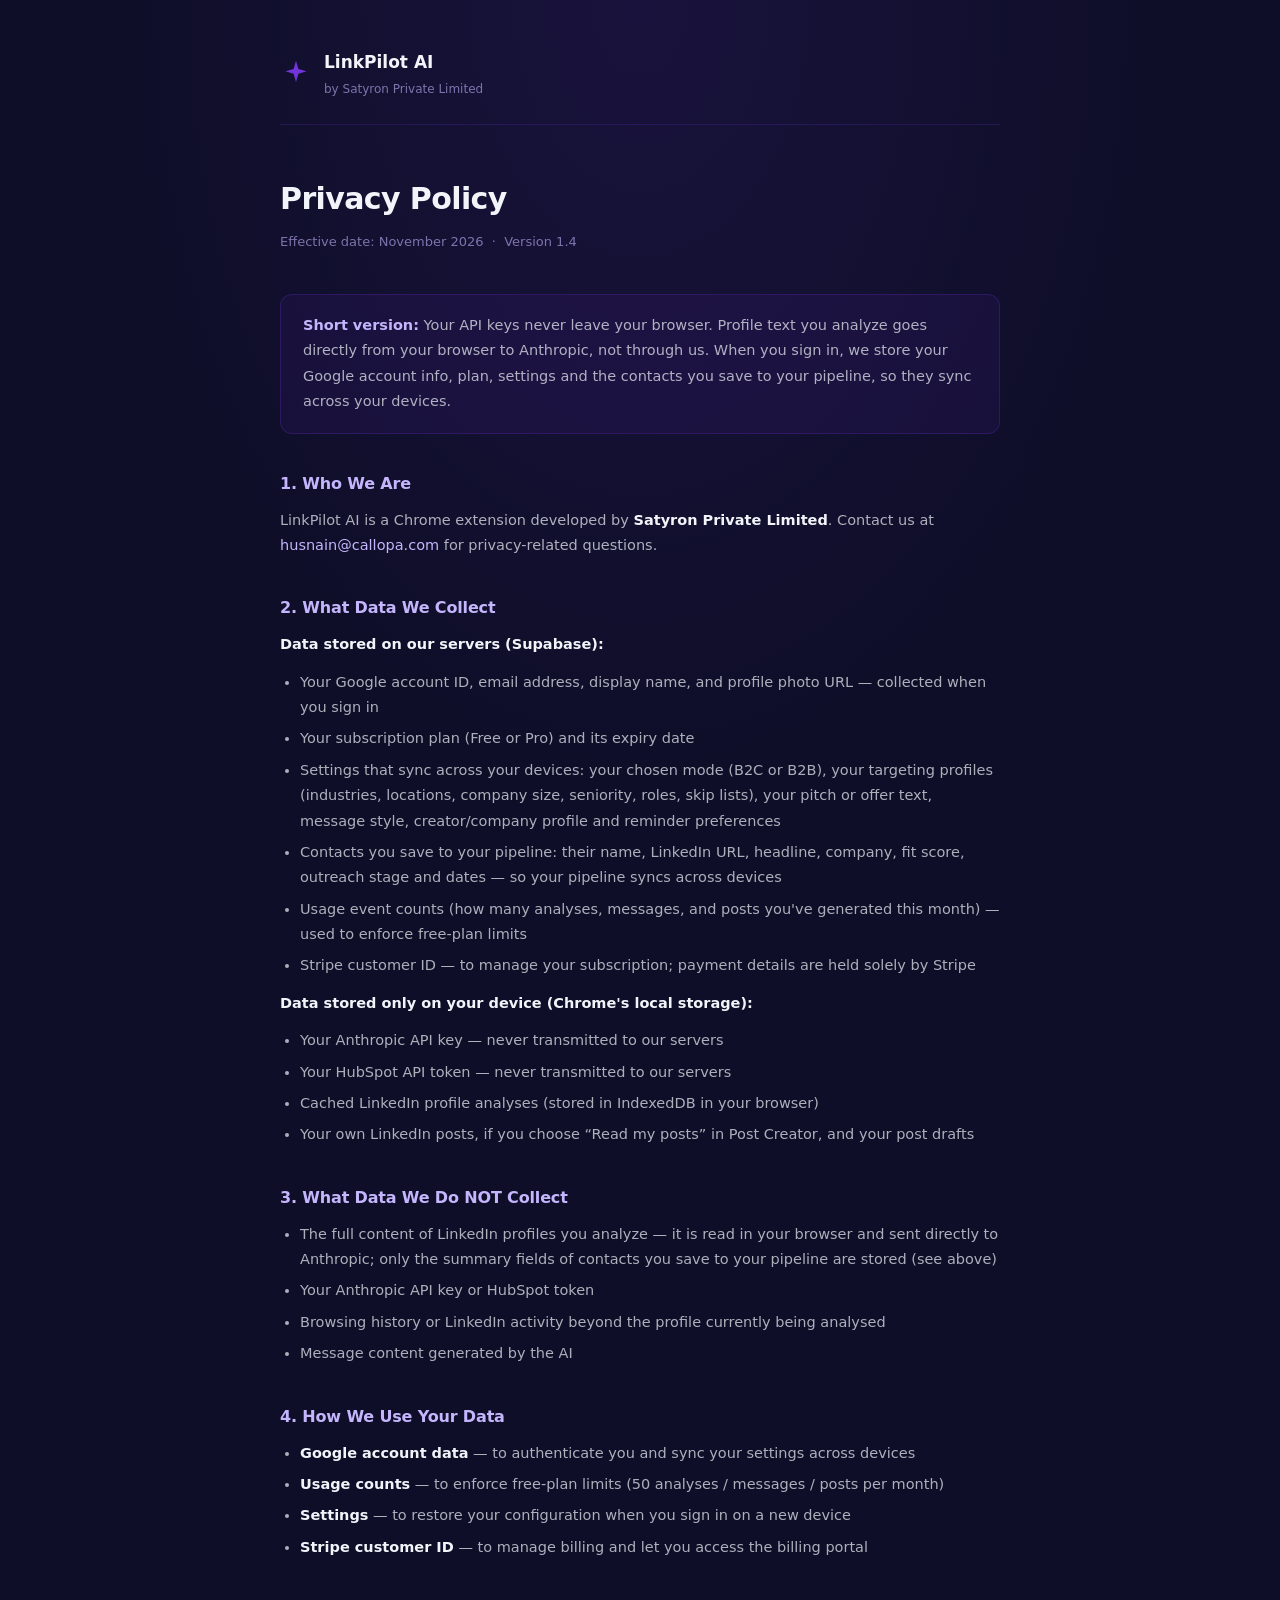
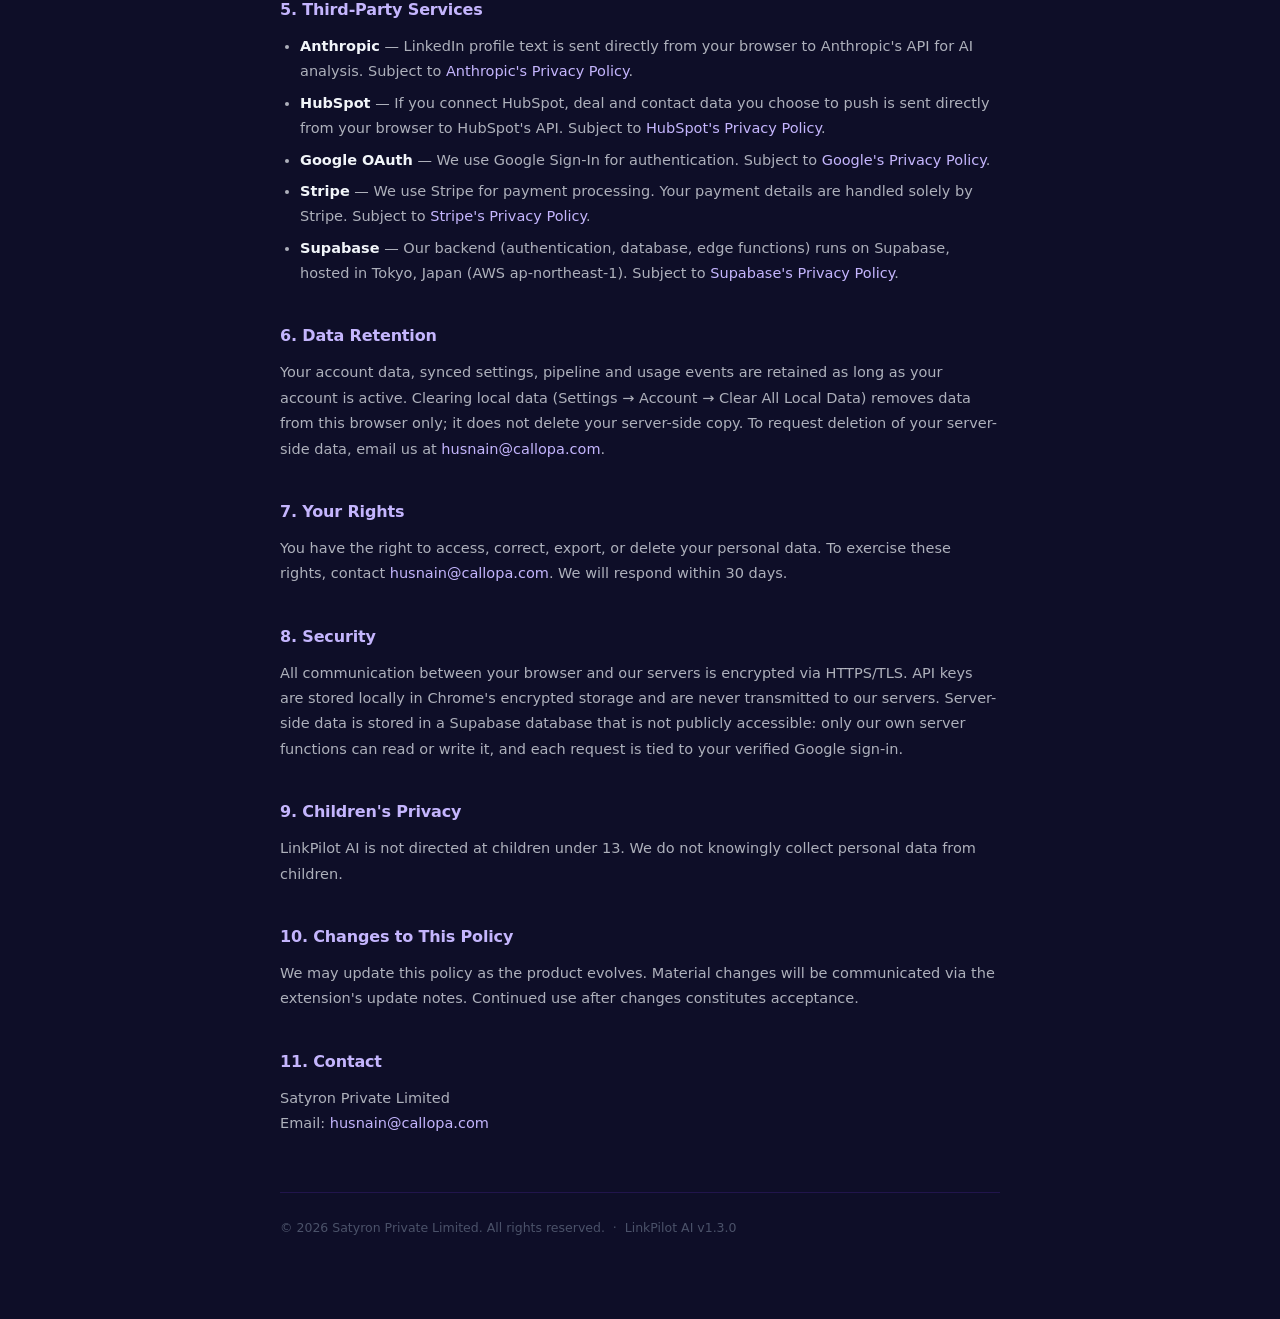
<file: privacy.html>
<!doctype html>
<html lang="en">
<head>
<meta charset="UTF-8">
<meta name="viewport" content="width=device-width, initial-scale=1.0">
<title>Privacy Policy — LinkPilot AI</title>
<style>
  *, *::before, *::after { box-sizing: border-box; margin: 0; padding: 0; }
  :root {
    --bg: #0e0e28; --surface: #16163a; --border: rgba(124,58,237,0.18);
    --purple: #7c3aed; --lavender: #c4b5fd; --text: #f1f5f9;
    --muted: rgba(196,181,253,0.6); --subtle: rgba(241,245,249,0.7);
  }
  body {
    min-height: 100vh;
    background: var(--bg);
    background-image: radial-gradient(ellipse 60% 40% at 50% 0%, rgba(124,58,237,0.1) 0%, transparent 70%);
    color: var(--text);
    font-family: -apple-system, BlinkMacSystemFont, 'Segoe UI', system-ui, sans-serif;
    font-size: 14.5px;
    line-height: 1.75;
    padding: 48px 24px 80px;
  }
  .wrap { max-width: 720px; margin: 0 auto; }

  .brand {
    display: flex; align-items: center; gap: 12px;
    margin-bottom: 48px;
    padding-bottom: 24px;
    border-bottom: 1px solid var(--border);
  }
  .brand-name { font-size: 17px; font-weight: 700; color: var(--text); }
  .brand-maker { font-size: 12px; color: var(--muted); margin-top: 1px; }

  h1 {
    font-size: 30px; font-weight: 800; letter-spacing: -0.02em;
    color: var(--text); margin-bottom: 6px;
  }
  .effective { font-size: 13px; color: var(--muted); margin-bottom: 40px; }

  h2 {
    font-size: 16px; font-weight: 700; color: var(--lavender);
    margin: 36px 0 10px; letter-spacing: -0.01em;
  }
  p { color: var(--subtle); margin-bottom: 12px; }
  ul { padding-left: 20px; color: var(--subtle); margin-bottom: 12px; }
  li { margin-bottom: 6px; }
  strong { color: var(--text); font-weight: 600; }
  a { color: var(--lavender); text-decoration: none; }
  a:hover { text-decoration: underline; }

  .highlight-box {
    background: rgba(124,58,237,0.08);
    border: 1px solid rgba(124,58,237,0.2);
    border-radius: 12px;
    padding: 18px 22px;
    margin: 24px 0;
    color: var(--subtle);
  }
  .highlight-box strong { color: var(--lavender); }

  footer {
    margin-top: 56px;
    padding-top: 24px;
    border-top: 1px solid var(--border);
    font-size: 12.5px;
    color: rgba(148,163,184,0.45);
  }
</style>
</head>
<body>
<div class="wrap">

  <div class="brand">
    <svg width="32" height="32" viewBox="0 0 24 24" fill="rgba(124,58,237,0.9)">
      <path d="M12 2l1.8 6.2L20 10l-6.2 1.8L12 18l-1.8-6.2L4 10l6.2-1.8L12 2z"/>
    </svg>
    <div>
      <div class="brand-name">LinkPilot AI</div>
      <div class="brand-maker">by Satyron Private Limited</div>
    </div>
  </div>

  <h1>Privacy Policy</h1>
  <p class="effective">Effective date: November 2026 &nbsp;·&nbsp; Version 1.4</p>

  <div class="highlight-box">
    <strong>Short version:</strong> Your API keys never leave your browser. Profile text you analyze goes
    directly from your browser to Anthropic, not through us. When you sign in, we store your Google account
    info, plan, settings and the contacts you save to your pipeline, so they sync across your devices.
  </div>

  <h2>1. Who We Are</h2>
  <p>LinkPilot AI is a Chrome extension developed by <strong>Satyron Private Limited</strong>.
  Contact us at <a href="mailto:husnain@callopa.com">husnain@callopa.com</a> for privacy-related questions.</p>

  <h2>2. What Data We Collect</h2>

  <p><strong>Data stored on our servers (Supabase):</strong></p>
  <ul>
    <li>Your Google account ID, email address, display name, and profile photo URL — collected when you sign in</li>
    <li>Your subscription plan (Free or Pro) and its expiry date</li>
    <li>Settings that sync across your devices: your chosen mode (B2C or B2B), your targeting profiles (industries, locations, company size, seniority, roles, skip lists), your pitch or offer text, message style, creator/company profile and reminder preferences</li>
    <li>Contacts you save to your pipeline: their name, LinkedIn URL, headline, company, fit score, outreach stage and dates — so your pipeline syncs across devices</li>
    <li>Usage event counts (how many analyses, messages, and posts you've generated this month) — used to enforce free-plan limits</li>
    <li>Stripe customer ID — to manage your subscription; payment details are held solely by Stripe</li>
  </ul>

  <p><strong>Data stored only on your device (Chrome's local storage):</strong></p>
  <ul>
    <li>Your Anthropic API key — never transmitted to our servers</li>
    <li>Your HubSpot API token — never transmitted to our servers</li>
    <li>Cached LinkedIn profile analyses (stored in IndexedDB in your browser)</li>
    <li>Your own LinkedIn posts, if you choose “Read my posts” in Post Creator, and your post drafts</li>
  </ul>

  <h2>3. What Data We Do NOT Collect</h2>
  <ul>
    <li>The full content of LinkedIn profiles you analyze — it is read in your browser and sent directly to Anthropic; only the summary fields of contacts you save to your pipeline are stored (see above)</li>
    <li>Your Anthropic API key or HubSpot token</li>
    <li>Browsing history or LinkedIn activity beyond the profile currently being analysed</li>
    <li>Message content generated by the AI</li>
  </ul>

  <h2>4. How We Use Your Data</h2>
  <ul>
    <li><strong>Google account data</strong> — to authenticate you and sync your settings across devices</li>
    <li><strong>Usage counts</strong> — to enforce free-plan limits (50 analyses / messages / posts per month)</li>
    <li><strong>Settings</strong> — to restore your configuration when you sign in on a new device</li>
    <li><strong>Stripe customer ID</strong> — to manage billing and let you access the billing portal</li>
  </ul>

  <h2>5. Third-Party Services</h2>
  <ul>
    <li><strong>Anthropic</strong> — LinkedIn profile text is sent directly from your browser to Anthropic's API for AI analysis. Subject to <a href="https://www.anthropic.com/legal/privacy" target="_blank">Anthropic's Privacy Policy</a>.</li>
    <li><strong>HubSpot</strong> — If you connect HubSpot, deal and contact data you choose to push is sent directly from your browser to HubSpot's API. Subject to <a href="https://legal.hubspot.com/privacy-policy" target="_blank">HubSpot's Privacy Policy</a>.</li>
    <li><strong>Google OAuth</strong> — We use Google Sign-In for authentication. Subject to <a href="https://policies.google.com/privacy" target="_blank">Google's Privacy Policy</a>.</li>
    <li><strong>Stripe</strong> — We use Stripe for payment processing. Your payment details are handled solely by Stripe. Subject to <a href="https://stripe.com/privacy" target="_blank">Stripe's Privacy Policy</a>.</li>
    <li><strong>Supabase</strong> — Our backend (authentication, database, edge functions) runs on Supabase, hosted in Tokyo, Japan (AWS ap-northeast-1). Subject to <a href="https://supabase.com/privacy" target="_blank">Supabase's Privacy Policy</a>.</li>
  </ul>

  <h2>6. Data Retention</h2>
  <p>Your account data, synced settings, pipeline and usage events are retained as long as your account is active. Clearing local data (Settings → Account → Clear All Local Data) removes data from this browser only; it does not delete your server-side copy. To request deletion of your server-side data, email us at <a href="mailto:husnain@callopa.com">husnain@callopa.com</a>.</p>

  <h2>7. Your Rights</h2>
  <p>You have the right to access, correct, export, or delete your personal data. To exercise these rights, contact <a href="mailto:husnain@callopa.com">husnain@callopa.com</a>. We will respond within 30 days.</p>

  <h2>8. Security</h2>
  <p>All communication between your browser and our servers is encrypted via HTTPS/TLS. API keys are stored locally in Chrome's encrypted storage and are never transmitted to our servers. Server-side data is stored in a Supabase database that is not publicly accessible: only our own server functions can read or write it, and each request is tied to your verified Google sign-in.</p>

  <h2>9. Children's Privacy</h2>
  <p>LinkPilot AI is not directed at children under 13. We do not knowingly collect personal data from children.</p>

  <h2>10. Changes to This Policy</h2>
  <p>We may update this policy as the product evolves. Material changes will be communicated via the extension's update notes. Continued use after changes constitutes acceptance.</p>

  <h2>11. Contact</h2>
  <p>Satyron Private Limited<br>
  Email: <a href="mailto:husnain@callopa.com">husnain@callopa.com</a></p>

  <footer>
    © 2026 Satyron Private Limited. All rights reserved. &nbsp;·&nbsp;
    LinkPilot AI v1.3.0
  </footer>

</div>
</body>
</html>
</file>
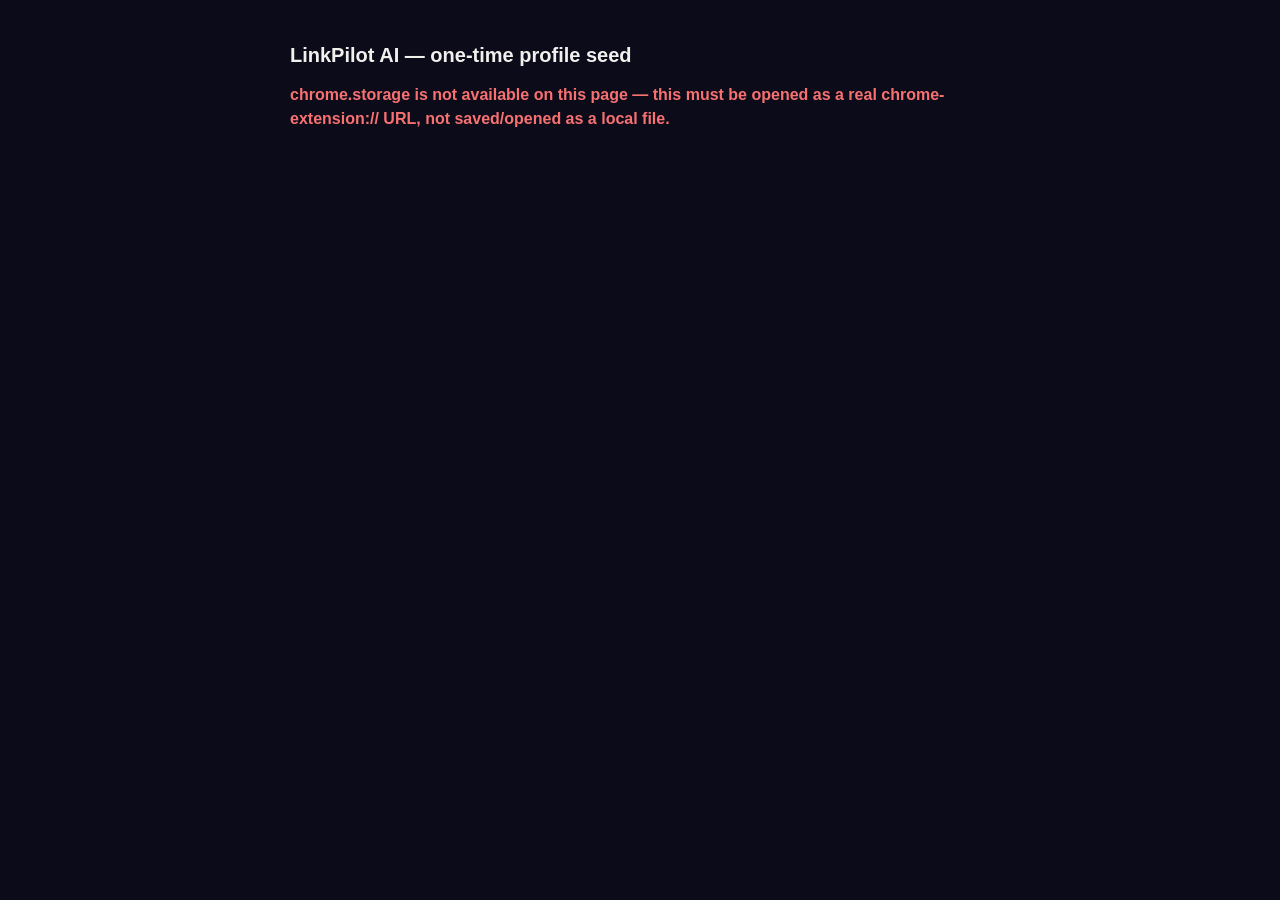
<file: seed_husnain_profile.html>
<!DOCTYPE html>
<html>
<head>
<meta charset="utf-8">
<title>LinkPilot AI — One-time profile seed</title>
<style>
  body { font-family: -apple-system, sans-serif; background: #0b0b1a; color: #f1f0ec; max-width: 700px; margin: 40px auto; padding: 0 20px; line-height: 1.5; }
  h1 { font-size: 20px; }
  pre { background: #14132a; padding: 16px; border-radius: 8px; overflow-x: auto; font-size: 12px; white-space: pre-wrap; }
  .ok { color: #4ade80; font-weight: 700; }
  .err { color: #f87171; font-weight: 700; }
  .step { margin: 8px 0; }
</style>
</head>
<body>
  <h1>LinkPilot AI — one-time profile seed</h1>
  <div id="log"></div>
  <script src="seed_husnain_profile.js"></script>
</body>
</html>
</file>
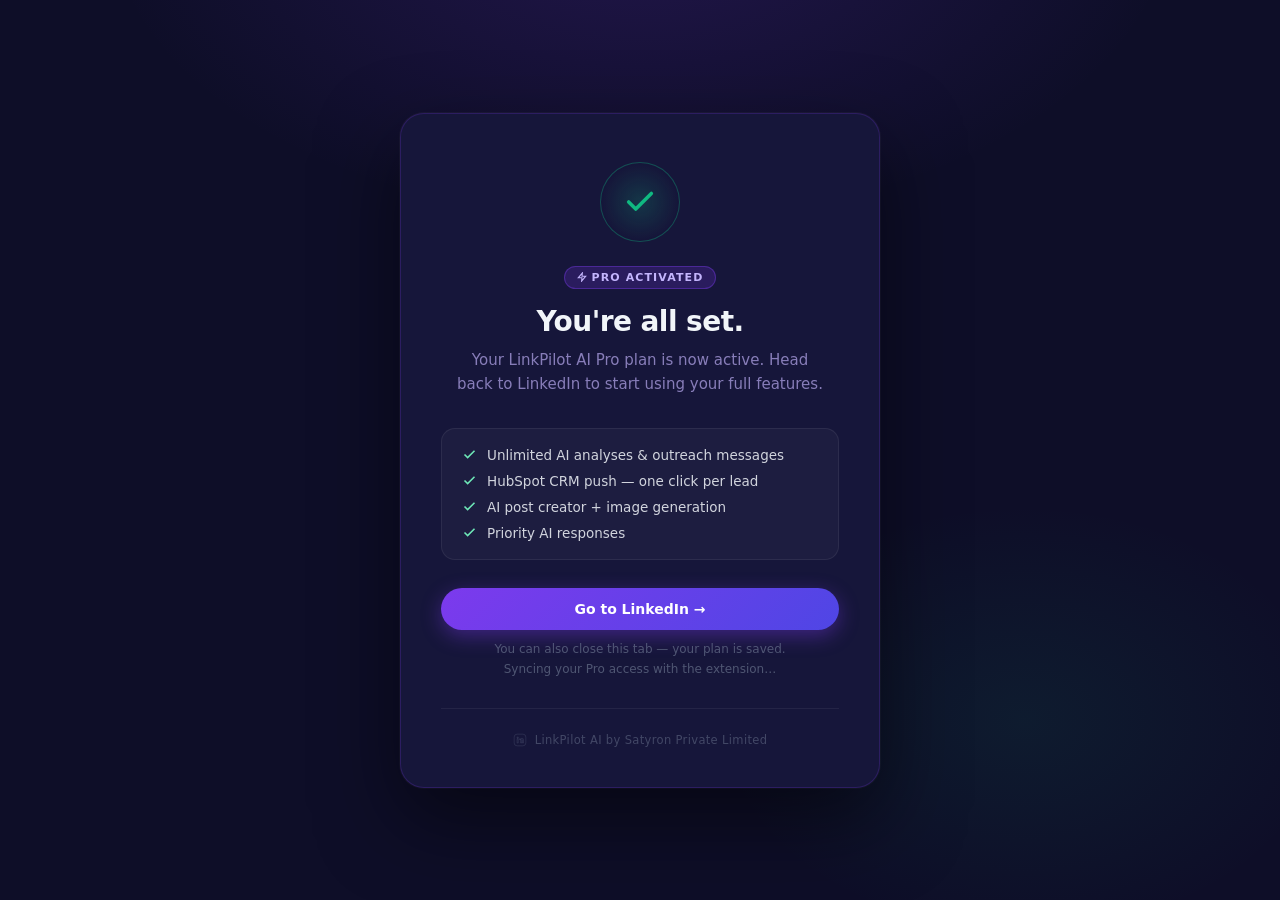
<file: success.html>
<!doctype html>
<html lang="en">
<head>
<meta charset="UTF-8">
<meta name="viewport" content="width=device-width, initial-scale=1.0">
<title>You're on Pro — LinkPilot AI</title>
<style>
  *, *::before, *::after { box-sizing: border-box; margin: 0; padding: 0; }

  :root {
    --bg:        #0e0e28;
    --surface:   #16163a;
    --border:    rgba(124,58,237,0.22);
    --purple:    #7c3aed;
    --purple-lt: #a78bfa;
    --lavender:  #c4b5fd;
    --green:     #10b981;
    --green-lt:  #6ee7b7;
    --text:      #f1f5f9;
    --muted:     rgba(196,181,253,0.65);
  }

  body {
    min-height: 100vh;
    background: var(--bg);
    display: flex;
    align-items: center;
    justify-content: center;
    padding: 24px;
    font-family: -apple-system, BlinkMacSystemFont, 'Segoe UI', system-ui, sans-serif;
    color: var(--text);
    background-image:
      radial-gradient(ellipse 60% 50% at 50% -10%, rgba(124,58,237,0.18) 0%, transparent 70%),
      radial-gradient(ellipse 40% 40% at 80% 80%, rgba(16,185,129,0.08) 0%, transparent 60%);
  }

  .card {
    width: 100%;
    max-width: 480px;
    background: var(--surface);
    border: 1px solid var(--border);
    border-radius: 24px;
    padding: 48px 40px 40px;
    text-align: center;
    box-shadow: 0 32px 80px rgba(0,0,0,0.5), 0 0 0 1px rgba(255,255,255,0.04);
    animation: rise 0.5s cubic-bezier(0.22,1,0.36,1) both;
  }

  @keyframes rise {
    from { opacity: 0; transform: translateY(20px) scale(0.97); }
    to   { opacity: 1; transform: translateY(0)    scale(1); }
  }

  .icon-wrap {
    width: 80px; height: 80px;
    border-radius: 50%;
    background: radial-gradient(circle, rgba(16,185,129,0.2) 0%, transparent 70%);
    border: 1.5px solid rgba(16,185,129,0.35);
    display: flex; align-items: center; justify-content: center;
    margin: 0 auto 24px;
    animation: pulse-ring 2.5s ease-in-out 0.4s infinite;
    position: relative;
  }

  @keyframes pulse-ring {
    0%, 100% { box-shadow: 0 0 0 0 rgba(16,185,129,0.25); }
    50%       { box-shadow: 0 0 0 10px rgba(16,185,129,0); }
  }

  .check-svg polyline {
    stroke-dasharray: 40;
    stroke-dashoffset: 40;
    animation: draw-check 0.45s cubic-bezier(0.22,1,0.36,1) 0.25s forwards;
  }

  @keyframes draw-check {
    from { stroke-dashoffset: 40; opacity: 0; }
    to   { stroke-dashoffset: 0;  opacity: 1; }
  }

  .pro-badge {
    display: inline-flex;
    align-items: center;
    gap: 5px;
    background: rgba(124,58,237,0.2);
    border: 1px solid rgba(124,58,237,0.4);
    color: var(--lavender);
    font-size: 11px;
    font-weight: 700;
    text-transform: uppercase;
    letter-spacing: 0.1em;
    padding: 4px 12px;
    border-radius: 20px;
    margin-bottom: 16px;
  }

  h1 {
    font-size: 28px;
    font-weight: 800;
    color: var(--text);
    letter-spacing: -0.02em;
    text-wrap: balance;
    margin-bottom: 10px;
  }

  .sub {
    font-size: 15px;
    color: var(--muted);
    line-height: 1.6;
    margin-bottom: 32px;
    text-wrap: balance;
  }

  .features {
    list-style: none;
    display: flex;
    flex-direction: column;
    gap: 10px;
    text-align: left;
    background: rgba(255,255,255,0.03);
    border: 1px solid rgba(255,255,255,0.07);
    border-radius: 14px;
    padding: 18px 20px;
    margin-bottom: 28px;
  }

  .features li {
    display: flex;
    align-items: center;
    gap: 10px;
    font-size: 13.5px;
    color: rgba(241,245,249,0.85);
  }

  .feat-icon { flex-shrink: 0; color: var(--green-lt); }

  .btn-primary {
    width: 100%;
    padding: 13px;
    border-radius: 50px;
    background: linear-gradient(135deg, #7c3aed, #4f46e5);
    border: none;
    color: #fff;
    font-size: 14px;
    font-weight: 700;
    cursor: pointer;
    box-shadow: 0 6px 20px rgba(124,58,237,0.4);
    transition: box-shadow 0.2s, transform 0.15s;
    text-decoration: none;
    display: block;
    margin-bottom: 12px;
  }
  .btn-primary:hover { box-shadow: 0 8px 28px rgba(124,58,237,0.55); transform: translateY(-1px); }

  .close-hint {
    font-size: 12px;
    color: rgba(148,163,184,0.45);
  }

  .wordmark {
    display: flex;
    align-items: center;
    justify-content: center;
    gap: 8px;
    margin-top: 32px;
    padding-top: 24px;
    border-top: 1px solid rgba(255,255,255,0.06);
    font-size: 11.5px;
    color: rgba(148,163,184,0.35);
    letter-spacing: 0.03em;
  }
</style>
</head>
<body>
<div class="card">

  <div class="icon-wrap">
    <svg class="check-svg" width="34" height="34" viewBox="0 0 24 24" fill="none"
         stroke="#10b981" stroke-width="2.5" stroke-linecap="round" stroke-linejoin="round">
      <polyline points="20 6 9 17 4 12"/>
    </svg>
  </div>

  <div class="pro-badge">
    <svg width="10" height="10" viewBox="0 0 24 24" fill="none" stroke="currentColor" stroke-width="2.5">
      <polygon points="13 2 3 14 12 14 11 22 21 10 12 10 13 2"/>
    </svg>
    Pro Activated
  </div>

  <h1>You're all set.</h1>
  <p class="sub">Your LinkPilot AI Pro plan is now active. Head back to LinkedIn to start using your full features.</p>

  <ul class="features">
    <li>
      <svg class="feat-icon" width="15" height="15" viewBox="0 0 24 24" fill="none" stroke="currentColor" stroke-width="2.5"><polyline points="20 6 9 17 4 12"/></svg>
      Unlimited AI analyses &amp; outreach messages
    </li>
    <li>
      <svg class="feat-icon" width="15" height="15" viewBox="0 0 24 24" fill="none" stroke="currentColor" stroke-width="2.5"><polyline points="20 6 9 17 4 12"/></svg>
      HubSpot CRM push — one click per lead
    </li>
    <li>
      <svg class="feat-icon" width="15" height="15" viewBox="0 0 24 24" fill="none" stroke="currentColor" stroke-width="2.5"><polyline points="20 6 9 17 4 12"/></svg>
      AI post creator + image generation
    </li>
    <li>
      <svg class="feat-icon" width="15" height="15" viewBox="0 0 24 24" fill="none" stroke="currentColor" stroke-width="2.5"><polyline points="20 6 9 17 4 12"/></svg>
      Priority AI responses
    </li>
  </ul>

  <a href="https://www.linkedin.com" class="btn-primary">Go to LinkedIn →</a>
  <p class="close-hint">You can also close this tab — your plan is saved.</p>
  <p class="close-hint" id="sync-status" style="margin-top:6px">Syncing your Pro access with the extension…</p>

  <div class="wordmark">
    <svg width="14" height="14" viewBox="0 0 24 24" fill="none" stroke="currentColor" stroke-width="1.5" opacity="0.5">
      <rect x="2" y="2" width="20" height="20" rx="5"/>
      <path d="M7 10h2v7H7zm0-3h2v2H7zm4 3h2v1.5a2.5 2.5 0 0 1 5 0V17h-2v-5.5a.5.5 0 0 0-1 0V17h-2v-4a2 2 0 0 0-2-2z"/>
    </svg>
    LinkPilot AI by Satyron Private Limited
  </div>

</div>
<script>
  // The Stripe webhook that actually flips this account to Pro on our end is delivered
  // asynchronously — it's routine for it to still be in flight when this success page loads
  // (the checkout redirect fires the instant payment succeeds, not after the webhook lands).
  // A single SYNC_PLAN call can easily read back stale "free" if it races the webhook, so poll
  // for a few seconds instead of trusting one shot. The daily background sync is still a
  // backstop if every attempt here comes up short.
  (function syncProStatus() {
    const statusEl = document.getElementById('sync-status');
    if (typeof chrome === 'undefined' || !chrome.runtime) return;

    let attempts = 0;
    const maxAttempts = 10;

    function attempt() {
      attempts++;
      chrome.runtime.sendMessage({ type: 'SYNC_PLAN' }, res => {
        if (chrome.runtime.lastError) return; // extension context gone — nothing more to do here
        if (res?.plan === 'pro') {
          if (statusEl) statusEl.textContent = '✓ Synced with the extension';
          return;
        }
        if (attempts < maxAttempts) {
          setTimeout(attempt, 2000);
        } else if (statusEl) {
          statusEl.textContent = "Still syncing — this can take a little longer. It'll finish on its own, or instantly the next time you open the extension's Settings page.";
        }
      });
    }
    attempt();
  }());
</script>
</body>
</html>
</file>
<file: options/styles.css>
/* ═════════════════════════════════════════════════════════════════════════════
   LinkPilot — Settings page
   Same token system as content/styles.css and popup/styles.css (Satyron palette).
   Light by default, dark via prefers-color-scheme. Every text pair is AA (see MD/design.md).
   ═════════════════════════════════════════════════════════════════════════════ */

@font-face {
  font-family: 'LP Space Grotesk';
  font-style: normal;
  font-weight: 300 700;
  font-display: swap;
  src: url(../assets/fonts/SpaceGrotesk-Variable.woff2) format('woff2');
}

:root {
  --canvas: #FBFAFE;
  --bg: #FFFFFF;
  --surface: #F7F4FB;
  --surface-hover: #F1ECF7;
  --border: #E7DDF4;
  --border-strong: #8F78B3;
  --text: #21152F;
  --text-2: #463453;
  --muted: #655374;
  --accent: #56318D;
  --accent-hover: #42236F;
  --on-accent: #FFFFFF;
  --accent-soft: #F1ECF7;
  --accent-line: #CDB9E6;
  --good: #1E6B47;  --good-bg: #E8F5EE;  --good-line: #B9DEC8;
  --mid: #7A5200;   --mid-bg: #FBF2DC;   --mid-line: #EAD39C;
  --bad: #B42318;   --bad-bg: #FEF1EF;   --bad-line: #F4C3BD;
  --info: #1D5A8C;  --info-bg: #E9F2FA;  --info-line: #BCD5EB;
  --hot: #A3361B;   --hot-bg: #FCEEE9;
  --focus: 0 0 0 3px rgba(86, 49, 141, 0.30);
  --shadow: 0 1px 2px rgba(33, 21, 47, 0.05);
  --shadow-pop: 0 1px 2px rgba(33, 21, 47, 0.06), 0 12px 32px rgba(33, 21, 47, 0.12);
  --r-sm: 6px; --r: 8px; --r-lg: 12px;
  --font: -apple-system, BlinkMacSystemFont, 'Segoe UI', system-ui, Roboto, Helvetica, Arial, sans-serif;
  --font-display: 'LP Space Grotesk', -apple-system, BlinkMacSystemFont, 'Segoe UI', system-ui, sans-serif;
  --mono: ui-monospace, SFMono-Regular, Menlo, Consolas, monospace;
  color-scheme: light;
}
@media (prefers-color-scheme: dark) {
  :root {
    --canvas: #0E0B1A;
    --bg: #171329;
    --surface: #211B3A;
    --surface-hover: #2A2350;
    --border: #2E2750;
    --border-strong: #6E62A3;
    --text: #FFFFFF;
    --text-2: #D8D4F0;
    --muted: #9A94BA;
    --accent: #9F8FD4;
    --accent-hover: #B4A7E0;
    --on-accent: #0E0B1A;
    --accent-soft: #2A2350;
    --accent-line: #4A3F7E;
    --good: #6FE8C2;  --good-bg: #173328;  --good-line: #24533F;
    --mid: #E8C96F;   --mid-bg: #33290F;   --mid-line: #5A4718;
    --bad: #FCA5A5;   --bad-bg: #3A1A22;   --bad-line: #64303A;
    --info: #8CC8F5;  --info-bg: #142A3D;  --info-line: #24486A;
    --hot: #FDB39A;   --hot-bg: #3A1F17;
    --focus: 0 0 0 3px rgba(159, 143, 212, 0.40);
    --shadow: none;
    --shadow-pop: 0 1px 2px rgba(0, 0, 0, 0.3), 0 12px 32px rgba(0, 0, 0, 0.5);
    color-scheme: dark;
  }
}

/* ── Base ───────────────────────────────────────────────────────────────────── */
*, *::before, *::after { box-sizing: border-box; }
html { -webkit-text-size-adjust: 100%; }
body {
  margin: 0; min-height: 100vh;
  background: var(--canvas); color: var(--text);
  font-family: var(--font); font-size: 14px; line-height: 1.5;
  -webkit-font-smoothing: antialiased;
}
h1, h2, h3 { font-family: var(--font-display); color: var(--text); margin: 0; letter-spacing: -0.015em; text-wrap: balance; }
p { margin: 0; }
a { color: var(--accent); font-weight: 500; text-decoration: none; }
a:hover { text-decoration: underline; text-underline-offset: 2px; }
button { font: inherit; color: inherit; cursor: pointer; }
button:disabled { cursor: not-allowed; opacity: 0.55; }
code {
  font-family: var(--mono); font-size: 12px; padding: 1px 6px; border-radius: 4px;
  background: var(--surface); border: 1px solid var(--border); color: var(--text);
}
strong { font-weight: 600; color: var(--text); }
:focus-visible { outline: none; box-shadow: var(--focus); }
.hidden { display: none !important; }

/* ── Shell ──────────────────────────────────────────────────────────────────── */
.settings-root { display: grid; grid-template-columns: 232px minmax(0, 1fr); min-height: 100vh; }

.settings-sidebar {
  position: sticky; top: 0; height: 100vh;
  display: flex; flex-direction: column; gap: 20px;
  padding: 20px 12px; background: var(--bg); border-right: 1px solid var(--border);
}
.sidebar-brand { display: flex; align-items: center; gap: 10px; padding: 0 8px; }
.sidebar-brand-icon img { width: 30px; height: 30px; border-radius: 8px !important; }
.brand-name { font-family: var(--font-display); font-size: 16px; font-weight: 600; letter-spacing: -0.01em; color: var(--text); }

.sidebar-nav { display: flex; flex-direction: column; gap: 2px; }
.snav-item {
  display: flex; align-items: center; gap: 10px; width: 100%;
  height: 38px; padding: 0 10px; border: 0; border-radius: var(--r);
  background: none; color: var(--text-2); font-size: 14px; font-weight: 500; text-align: left;
  transition: background 0.15s, color 0.15s;
}
.snav-item svg { color: var(--muted); flex-shrink: 0; }
.snav-item:hover { background: var(--surface-hover); color: var(--text); }
.snav-item.active { background: var(--accent-soft); color: var(--accent); font-weight: 600; }
.snav-item.active svg { color: var(--accent); }
.snav-item.nav-locked { opacity: 0.5; }

.sidebar-powered {
  margin-top: auto; display: flex; align-items: center; gap: 10px;
  padding: 12px 8px 0; border-top: 1px solid var(--border);
}
/* The Satyron mark is dark artwork with no reversed variant, so it always sits on a light tile. */
.powered-logo { width: 30px; height: 30px; padding: 2px; border-radius: 7px; object-fit: contain; background: #F7F4FB; border: 1px solid #E7DDF4; }
.powered-text { display: flex; flex-direction: column; line-height: 1.3; }
.powered-by { font-size: 11.5px; color: var(--muted); }
.powered-name { font-size: 12.5px; font-weight: 600; color: var(--text-2); }

.settings-main { padding: 40px 48px 80px; min-width: 0; }
.stab-panel { max-width: 760px; display: flex; flex-direction: column; gap: 16px; }

.panel-header { display: flex; flex-direction: column; gap: 6px; margin-bottom: 8px; }
.panel-header h1 { font-size: 28px; font-weight: 600; line-height: 1.2; }
.panel-sub { font-size: 14.5px; color: var(--text-2); max-width: 62ch; line-height: 1.55; }

/* ── Cards ──────────────────────────────────────────────────────────────────── */
.card {
  display: flex; flex-direction: column; gap: 14px;
  padding: 24px; background: var(--bg); border: 1px solid var(--border); border-radius: var(--r-lg);
  box-shadow: var(--shadow);
}
.card h3 { font-size: 17px; font-weight: 600; line-height: 1.3; display: flex; align-items: center; gap: 8px; flex-wrap: wrap; }
.card-desc { font-size: 14px; color: var(--text-2); line-height: 1.55; max-width: 66ch; margin-top: -6px; }
.card-title-row { display: flex; align-items: center; gap: 10px; }
.card-title-row svg { color: var(--text-2); flex-shrink: 0; }
.card-mode-badge {
  align-self: flex-start; display: inline-flex; align-items: center; height: 22px; padding: 0 8px;
  border-radius: var(--r-sm); font-size: 12px; font-weight: 600; margin-bottom: -6px;
  background: var(--accent-soft); color: var(--accent);
}
.required-badge, .optional-badge {
  display: inline-flex; align-items: center; height: 20px; padding: 0 7px; border-radius: 5px;
  font-family: var(--font); font-size: 11.5px; font-weight: 600; letter-spacing: 0;
}
.required-badge { background: var(--accent-soft); color: var(--accent); }
.optional-badge { background: var(--surface); color: var(--muted); border: 1px solid var(--border); }

/* ── Forms ──────────────────────────────────────────────────────────────────── */
.form-group { display: flex; flex-direction: column; gap: 6px; }
.form-row { display: grid; grid-template-columns: 1fr 1fr; gap: 14px; }
label { font-size: 13.5px; font-weight: 600; color: var(--text); }
.optional, .label-hint { font-weight: 400; color: var(--muted); }
.hint { font-size: 12.5px; color: var(--muted); }

input[type="text"], input[type="search"], input[type="password"], input[type="url"], input[type="number"], textarea, select, .form-select {
  width: 100%; min-height: 40px; padding: 9px 12px;
  background: var(--bg); color: var(--text);
  border: 1px solid var(--border-strong); border-radius: var(--r);
  font: inherit; font-size: 14px; line-height: 1.45;
  transition: border-color 0.15s, box-shadow 0.15s;
}
textarea { resize: vertical; min-height: 64px; }
select, .form-select {
  appearance: none; -webkit-appearance: none; cursor: pointer; padding-right: 34px;
  background-image: url("data:image/svg+xml,%3Csvg xmlns='http://www.w3.org/2000/svg' width='12' height='12' viewBox='0 0 24 24' fill='none' stroke='%23655374' stroke-width='2.5' stroke-linecap='round'%3E%3Cpath d='m6 9 6 6 6-6'/%3E%3C/svg%3E");
  background-repeat: no-repeat; background-position: right 12px center;
}
input::placeholder, textarea::placeholder { color: var(--muted); opacity: 1; }
input:focus, textarea:focus, select:focus { outline: none; border-color: var(--accent); box-shadow: var(--focus); }
input[type="checkbox"] { width: 16px; height: 16px; margin: 0; accent-color: var(--accent); cursor: pointer; flex-shrink: 0; }
.checkbox-row { display: flex; align-items: center; gap: 8px; font-weight: 500; cursor: pointer; }

.input-wrapper { position: relative; }
.input-wrapper input { padding-right: 44px; font-family: var(--mono); font-size: 13px; }
.toggle-btn {
  position: absolute; right: 4px; top: 50%; transform: translateY(-50%);
  display: inline-flex; align-items: center; justify-content: center; width: 34px; height: 34px;
  border: 0; border-radius: var(--r-sm); background: none; color: var(--muted);
}
.toggle-btn:hover { background: var(--surface-hover); color: var(--text); }

/* Tag inputs: chips sit in a box above the text field and the two join into one control. */
.tag-input {
  display: flex; flex-wrap: wrap; gap: 6px; padding: 8px;
  border: 1px solid var(--border-strong); border-bottom: 0; border-radius: var(--r) var(--r) 0 0; background: var(--bg);
}
.tag-input:empty { display: none; }
.tag-input:not(:empty) + .tag-text { border-radius: 0 0 var(--r) var(--r); border-top: 1px dashed var(--border); }
.tag {
  display: inline-flex; align-items: center; gap: 4px; height: 26px; padding: 0 4px 0 9px;
  border-radius: var(--r-sm); font-size: 13px; font-weight: 500;
  background: var(--accent-soft); color: var(--accent); border: 1px solid var(--accent-line);
}
.tag-exclude { background: var(--bad-bg); color: var(--bad); border-color: var(--bad-line); }
.tag-remove {
  display: inline-flex; align-items: center; justify-content: center; width: 18px; height: 18px;
  border: 0; border-radius: 4px; background: none; color: inherit; font-size: 15px; line-height: 1; opacity: 0.75;
}
.tag-remove:hover { opacity: 1; background: rgba(127, 127, 127, 0.15); }

/* Segmented control */
.seg { display: inline-flex; flex-wrap: wrap; align-self: flex-start; gap: 2px; padding: 3px; border-radius: var(--r); background: var(--surface); border: 1px solid var(--border); }
.seg button {
  height: 32px; padding: 0 14px; border: 0; border-radius: var(--r-sm); background: none;
  font-size: 13.5px; font-weight: 500; color: var(--text-2);
}
.seg button:hover { color: var(--text); }
.seg button.active { background: var(--bg); color: var(--text); font-weight: 600; box-shadow: 0 0 0 1px var(--border), 0 1px 2px rgba(33, 21, 47, 0.08); }

/* ── Buttons ────────────────────────────────────────────────────────────────── */
.actions { display: flex; flex-wrap: wrap; gap: 8px; }
.btn-primary, .btn-secondary, .btn-danger, .btn-upgrade, .btn-google, .btn-signout, .btn-manage-sub, .btn-view-plans,
.ob-btn-primary, .ob-btn-free, .ob-btn-pro {
  display: inline-flex; align-items: center; justify-content: center; gap: 8px;
  min-height: 40px; padding: 0 16px; border-radius: var(--r); border: 1px solid transparent;
  font-size: 14px; font-weight: 600; line-height: 1.2; white-space: nowrap;
  transition: background 0.15s, border-color 0.15s, color 0.15s;
}
.btn-primary, .btn-upgrade, .ob-btn-primary, .ob-btn-pro { background: var(--accent); color: var(--on-accent); border-color: var(--accent); }
.btn-primary:hover:not(:disabled), .btn-upgrade:hover, .ob-btn-primary:hover:not(:disabled), .ob-btn-pro:hover { background: var(--accent-hover); border-color: var(--accent-hover); }
.btn-secondary, .btn-signout, .btn-manage-sub, .btn-view-plans, .btn-google, .ob-btn-free {
  background: var(--bg); color: var(--text); border-color: var(--border-strong);
}
.btn-secondary:hover:not(:disabled), .btn-signout:hover, .btn-manage-sub:hover, .btn-view-plans:hover, .btn-google:hover, .ob-btn-free:hover {
  background: var(--surface-hover);
}
.btn-danger { background: var(--bg); color: var(--bad); border-color: var(--bad-line); }
.btn-danger:hover { background: var(--bad-bg); }
.btn-danger-solid { background: var(--bad); color: var(--bg); border-color: var(--bad); }
.btn-danger-solid:hover { background: var(--bad); filter: brightness(0.92); }

/* Pipeline: delete everything (kept below the board, away from everyday controls) */
.pipeline-clear {
  margin-top: 32px; padding: 16px 18px;
  display: flex; flex-wrap: wrap; align-items: center; gap: 12px 16px;
  border: 1px solid var(--bad-line); border-radius: var(--r-lg); background: var(--bg);
}
.pipeline-clear-text { flex: 1 1 260px; min-width: 0; display: flex; flex-direction: column; gap: 2px; }
.pipeline-clear-text strong { font-size: 14px; color: var(--text); }
.pipeline-clear-text span { font-size: 13px; color: var(--muted); line-height: 1.45; }
.pipeline-clear-confirm { flex: 1 1 100%; display: flex; flex-direction: column; gap: 10px; }
.pipeline-clear-confirm p { margin: 0; font-size: 14px; font-weight: 600; color: var(--bad); }
.pipeline-clear-actions { display: flex; flex-wrap: wrap; gap: 8px; }
.pipeline-clear .status-msg:empty { display: none; }

/* ── Status messages ────────────────────────────────────────────────────────── */
.status-msg, .account-status-msg { font-size: 13.5px; line-height: 1.5; }
.status-msg:empty { display: none; }
.status-success { color: var(--good); }
.status-error, .account-status-msg { color: var(--bad); }
.status-info { color: var(--text-2); }

/* ── Outreach: mode selector ────────────────────────────────────────────────── */
.mode-selector { display: grid; grid-template-columns: repeat(3, minmax(0, 1fr)); gap: 10px; }
.mode-card {
  position: relative; display: flex; flex-direction: column; align-items: flex-start; gap: 10px;
  padding: 14px; border-radius: var(--r-lg); text-align: left;
  background: var(--bg); border: 1px solid var(--border); transition: border-color 0.15s, background 0.15s;
}
.mode-card:hover { border-color: var(--accent-line); }
.mode-card.active { border-color: var(--accent); background: var(--accent-soft); box-shadow: inset 0 0 0 1px var(--accent); }
.mode-card-icon {
  display: inline-flex; align-items: center; justify-content: center; width: 36px; height: 36px; border-radius: 9px;
  background: var(--surface); color: var(--text-2); border: 1px solid var(--border);
}
.mode-card.active .mode-card-icon { background: var(--accent); color: var(--on-accent); border-color: var(--accent); }
.mode-card-body { display: flex; flex-direction: column; gap: 3px; padding-right: 18px; }
.mode-card-name { font-family: var(--font-display); font-size: 15px; font-weight: 600; color: var(--text); }
.mode-card-tagline { font-size: 13px; color: var(--muted); line-height: 1.45; }
.mode-card-check {
  position: absolute; top: 12px; right: 12px; display: inline-flex; align-items: center; justify-content: center;
  width: 20px; height: 20px; border-radius: 50%; border: 1px solid var(--border-strong); color: transparent;
}
.mode-card.active .mode-card-check { background: var(--accent); border-color: var(--accent); color: var(--on-accent); }

.mode-info-box {
  display: flex; gap: 12px; padding: 16px 18px; border-radius: var(--r-lg);
  background: var(--surface); border: 1px solid var(--border);
}
.mode-info-box:empty { display: none; }
.mib-icon { color: var(--accent); flex-shrink: 0; margin-top: 1px; }
.mib-content { display: flex; flex-direction: column; gap: 8px; min-width: 0; }
.mib-title { font-family: var(--font-display); font-weight: 600; font-size: 15px; color: var(--text); }
.mib-desc { font-size: 13.5px; color: var(--text-2); line-height: 1.55; }
.mib-list { margin: 0; padding-left: 18px; display: flex; flex-direction: column; gap: 3px; font-size: 13.5px; color: var(--text-2); }
.mib-list li::marker { color: var(--accent); }
.mib-cta { font-size: 13.5px; font-weight: 600; color: var(--accent); }

/* ── Outreach setup (options/setup.js) ──────────────────────────────────────── */
.setup-root { display: flex; flex-direction: column; gap: 16px; }
.mode-selector--two { grid-template-columns: repeat(2, minmax(0, 1fr)); }
.field-label { font-size: 13.5px; font-weight: 600; color: var(--text); }
.req { color: var(--accent); font-weight: 700; margin-left: 1px; }

.profile-bar { display: grid; grid-template-columns: minmax(0, 1fr) auto; align-items: end; gap: 10px 12px; padding: 16px 20px; }
.profile-bar-main { display: flex; flex-direction: column; gap: 6px; min-width: 0; }
.profile-bar .actions { flex-wrap: nowrap; }
.profile-bar .btn-secondary { min-height: 40px; }
.profile-bar-hint { grid-column: 1 / -1; }

.choice-group { display: flex; flex-wrap: wrap; gap: 6px; }
.choice {
  display: inline-flex; align-items: center; min-height: 34px; padding: 0 12px;
  border-radius: 999px; border: 1px solid var(--border-strong); background: var(--bg);
  font-size: 13.5px; font-weight: 500; color: var(--text-2); line-height: 1.2;
  transition: background 0.15s, border-color 0.15s, color 0.15s;
}
.choice:hover:not(:disabled) { background: var(--surface-hover); color: var(--text); }
.choice[aria-pressed="true"] { background: var(--accent-soft); border-color: var(--accent); color: var(--accent); font-weight: 600; }
.choice[aria-pressed="true"]::before {
  content: ''; width: 12px; height: 12px; margin: 0 6px 0 -2px; flex-shrink: 0;
  background: currentColor;
  -webkit-mask: url("data:image/svg+xml,%3Csvg xmlns='http://www.w3.org/2000/svg' viewBox='0 0 24 24' fill='none' stroke='black' stroke-width='3' stroke-linecap='round' stroke-linejoin='round'%3E%3Cpath d='M20 6 9 17l-5-5'/%3E%3C/svg%3E") center / contain no-repeat;
          mask: url("data:image/svg+xml,%3Csvg xmlns='http://www.w3.org/2000/svg' viewBox='0 0 24 24' fill='none' stroke='black' stroke-width='3' stroke-linecap='round' stroke-linejoin='round'%3E%3Cpath d='M20 6 9 17l-5-5'/%3E%3C/svg%3E") center / contain no-repeat;
}
.choice:disabled { opacity: 0.45; }

.choice-details { display: flex; flex-direction: column; gap: 8px; }
.choice-details > summary {
  display: flex; align-items: center; justify-content: space-between; gap: 8px; cursor: pointer; list-style: none;
  padding: 8px 12px; border-radius: var(--r); border: 1px solid var(--border-strong); background: var(--bg);
}
.choice-details > summary::-webkit-details-marker { display: none; }
.choice-details > summary::after { content: ''; width: 10px; height: 10px; border-right: 2px solid var(--muted); border-bottom: 2px solid var(--muted); transform: rotate(45deg) translateY(-3px); transition: transform 0.2s; }
.choice-details[open] > summary::after { transform: rotate(225deg) translateY(-2px); }
.choice-details[open] > summary { margin-bottom: 4px; }
.choice-count { margin-left: auto; font-size: 12.5px; color: var(--muted); font-weight: 500; }

.proofs { display: flex; flex-direction: column; gap: 6px; }

.picker-selected { display: flex; flex-wrap: wrap; gap: 6px; min-height: 26px; align-items: center; }
.picker-empty { font-size: 13.5px; color: var(--muted); }
.tag-custom { border-style: dashed; }
.picker-toggle { align-self: flex-start; min-height: 36px; padding: 0 12px; font-size: 13.5px; }
.picker-panel {
  display: flex; flex-direction: column; gap: 8px; margin-top: 2px; padding: 10px;
  border-radius: var(--r-lg); border: 1px solid var(--border-strong); background: var(--bg); box-shadow: var(--shadow-pop);
}
.picker-panel[hidden] { display: none; }
input[type="search"]::-webkit-search-cancel-button { cursor: pointer; }
.picker-list { max-height: 340px; overflow-y: auto; overscroll-behavior: contain; display: flex; flex-direction: column; border-top: 1px solid var(--border); }
.picker-group { border-bottom: 1px solid var(--border); }
.picker-group-head { display: flex; align-items: center; gap: 6px; }
.picker-check { display: flex; align-items: center; gap: 10px; flex: 1; min-width: 0; padding: 9px 6px; font-size: 14px; font-weight: 500; color: var(--text); cursor: pointer; border-radius: var(--r-sm); }
.picker-check:hover { background: var(--surface); }
.picker-check span:first-of-type { min-width: 0; }
.picker-count { margin-left: auto; font-size: 12px; font-weight: 600; color: var(--accent); white-space: nowrap; }
.picker-expand {
  display: inline-flex; align-items: center; gap: 4px; flex-shrink: 0; height: 30px; padding: 0 8px;
  border: 0; border-radius: var(--r-sm); background: none; font-size: 12.5px; font-weight: 600; color: var(--muted); font-variant-numeric: tabular-nums;
}
.picker-expand:hover { background: var(--surface-hover); color: var(--text); }
.picker-expand svg { transition: transform 0.2s; }
.picker-expand[aria-expanded="true"] svg { transform: rotate(180deg); }
.picker-items { display: grid; grid-template-columns: repeat(2, minmax(0, 1fr)); gap: 0 8px; padding: 0 0 8px 24px; }
.picker-item { font-weight: 400; font-size: 13.5px; color: var(--text-2); padding: 7px 6px; }
.picker-item input:disabled + span { color: var(--muted); }
.picker-none { padding: 16px 6px; font-size: 13.5px; color: var(--muted); }
.picker-custom {
  align-self: flex-start; border: 1px dashed var(--accent-line); background: var(--accent-soft); color: var(--accent);
  border-radius: var(--r); padding: 7px 12px; font-size: 13.5px; font-weight: 600;
}
.picker-foot { display: flex; justify-content: flex-end; }
.picker-foot .btn-secondary { min-height: 34px; font-size: 13px; }

.save-bar {
  position: sticky; bottom: 16px; z-index: 10;
  display: flex; align-items: center; justify-content: space-between; gap: 12px;
  padding: 12px 12px 12px 20px; border-radius: var(--r-lg);
  background: var(--bg); border: 1px solid var(--border); box-shadow: var(--shadow-pop);
}
.save-state { font-size: 13.5px; color: var(--muted); }
.save-bar.is-dirty { border-color: var(--accent-line); }
.save-bar.is-dirty .save-state { color: var(--mid); font-weight: 600; }

/* ── Pipeline ───────────────────────────────────────────────────────────────── */
#panel-pipeline { max-width: none; }
.reminder-settings-bar, .outreach-safety-bar {
  display: flex; align-items: center; flex-wrap: wrap; gap: 8px 14px;
  padding: 10px 14px; border-radius: var(--r-lg); background: var(--bg); border: 1px solid var(--border);
  font-size: 13.5px; color: var(--text-2);
}
.reminder-settings-toggle { display: flex; align-items: center; gap: 8px; font-weight: 600; cursor: pointer; }
.reminder-settings-threshold { display: flex; align-items: center; flex-wrap: wrap; gap: 6px; font-weight: 400; color: var(--text-2); }
.reminder-settings-threshold input { width: 64px; min-height: 32px; padding: 4px 8px; text-align: center; }
.reminder-settings-sep { width: 1px; height: 18px; background: var(--border); }
.reminder-settings-bar .btn-secondary { min-height: 32px; padding: 0 12px; font-size: 13px; }
.outreach-safety-label { font-weight: 600; color: var(--text); }
.outreach-safety-stat { display: inline-flex; align-items: center; gap: 6px; }
.outreach-safety-dot { width: 8px; height: 8px; border-radius: 50%; background: var(--good); }
.outreach-safety-week { color: var(--muted); }
.outreach-safety-week:empty { display: none; }
.outreach-safety-info { display: inline-flex; color: var(--muted); cursor: help; margin-left: auto; border-radius: 50%; }

.pipeline-toolbar { display: flex; flex-wrap: wrap; gap: 8px; align-items: center; }
.pipeline-search { flex: 1 1 220px; max-width: 360px; }
.pipeline-intent-filter { width: auto; min-width: 150px; }
.notifications-wrap { position: relative; }
.notifications-badge {
  display: inline-flex; align-items: center; justify-content: center; min-width: 20px; height: 20px; padding: 0 6px;
  border-radius: 10px; background: var(--accent); color: var(--on-accent); font-size: 11.5px; font-weight: 700;
}
.notifications-panel {
  position: absolute; top: calc(100% + 6px); right: 0; z-index: 20; width: min(340px, calc(100vw - 32px));
  padding: 6px; border-radius: var(--r-lg); background: var(--bg); border: 1px solid var(--border); box-shadow: var(--shadow-pop);
}
.notifications-panel-header, .notifications-section-label { padding: 8px 10px 4px; font-size: 12.5px; font-weight: 600; color: var(--muted); }
.notifications-list { display: flex; flex-direction: column; max-height: 360px; overflow-y: auto; }
.notifications-item { display: flex; align-items: center; gap: 10px; padding: 8px 10px; border-radius: var(--r); }
.notifications-item:hover { background: var(--surface); }
.notifications-item-reply .notifications-item-name { color: var(--good); }
.notifications-item-info { display: flex; flex-direction: column; min-width: 0; flex: 1; }
.notifications-item-name { font-size: 13.5px; font-weight: 600; color: var(--text); }
.notifications-item-detail, .notifications-item-days { font-size: 12.5px; color: var(--muted); white-space: nowrap; overflow: hidden; text-overflow: ellipsis; }
.notifications-item-open { font-size: 13px; }
.notifications-empty { padding: 16px 10px; font-size: 13.5px; color: var(--muted); text-align: center; }

.pipeline-board {
  display: grid; grid-template-columns: repeat(5, minmax(220px, 1fr)); gap: 12px;
  overflow-x: auto; padding-bottom: 8px; align-items: start;
}
.pipeline-column { display: flex; flex-direction: column; gap: 8px; min-width: 0; }
.pipeline-column-header {
  display: flex; align-items: center; gap: 8px; padding: 4px 2px 8px;
  border-bottom: 1px solid var(--border); font-size: 13.5px; font-weight: 600; color: var(--text);
}
.pipeline-column-dot { width: 8px; height: 8px; border-radius: 50%; flex-shrink: 0; }
.pipeline-column-count {
  margin-left: auto; min-width: 22px; height: 20px; padding: 0 6px; border-radius: 10px;
  display: inline-flex; align-items: center; justify-content: center;
  background: var(--surface); color: var(--muted); font-size: 12px; font-weight: 600; font-variant-numeric: tabular-nums;
}
.pipeline-column-cards { display: flex; flex-direction: column; gap: 8px; }
.pipeline-column-empty { padding: 18px 8px; border: 1px dashed var(--border); border-radius: var(--r); text-align: center; font-size: 13px; color: var(--muted); }
.pipeline-card {
  display: flex; flex-direction: column; gap: 8px; padding: 12px;
  border-radius: var(--r-lg); background: var(--bg); border: 1px solid var(--border); box-shadow: var(--shadow);
}
.pipeline-card-top { display: flex; align-items: flex-start; justify-content: space-between; gap: 8px; }
.pipeline-card-name { font-size: 14px; font-weight: 600; color: var(--text); line-height: 1.3; }
.pipeline-card-top-right { display: flex; align-items: center; gap: 2px; flex-shrink: 0; }
.pipeline-card-score {
  display: inline-flex; align-items: center; height: 22px; padding: 0 7px; border-radius: var(--r-sm);
  font-size: 12px; font-weight: 600; border: 1px solid transparent;
}
.pipeline-card-remove {
  display: inline-flex; align-items: center; justify-content: center; width: 26px; height: 26px;
  border: 0; border-radius: var(--r-sm); background: none; color: var(--muted);
}
.pipeline-card-remove:hover { background: var(--surface-hover); color: var(--bad); }
.pipeline-card-detail { font-size: 13px; color: var(--muted); margin-top: -4px; }
.pipeline-card-engagement { display: inline-flex; align-items: center; gap: 6px; font-size: 12.5px; color: var(--text-2); cursor: help; }
.pipeline-card-engagement-dot { width: 7px; height: 7px; border-radius: 50%; }
.pipeline-card-bottom { display: flex; align-items: center; justify-content: space-between; flex-wrap: wrap; gap: 6px 8px; }
.pipeline-card-select {
  width: auto; max-width: 100%; min-width: 0; min-height: 28px; padding: 2px 26px 2px 8px; border-radius: var(--r-sm);
  font-size: 12.5px; font-weight: 600; background-position: right 8px center; background-size: 10px;
}
.pipeline-card-days { font-size: 12px; color: var(--muted); white-space: nowrap; }
.pipeline-card-snooze {
  align-self: flex-start; padding: 2px 0; border: 0; background: none;
  font-size: 12.5px; font-weight: 500; color: var(--muted); text-decoration: underline; text-underline-offset: 2px;
}
.pipeline-card-snooze:hover, .pipeline-card-snooze-active { color: var(--accent); }
.pipeline-card-link { font-size: 13px; }
.pipeline-empty {
  padding: 48px 24px; border: 1px dashed var(--border-strong); border-radius: var(--r-lg);
  text-align: center; color: var(--text-2); font-size: 14px;
}

/* Tone classes shared by stage selects, score pills and status dots */
/* Stage selects are form controls (WCAG 1.4.11): their edge uses the tone's text color so it clears 3:1. */
.pipeline-card-select[class*="tone-"] { border-color: currentColor !important; }
.pipeline-card-score.tone-good, .pipeline-card-select.tone-good { color: var(--good); background-color: var(--good-bg); border-color: var(--good-line); }
.pipeline-card-score.tone-warn, .pipeline-card-select.tone-warn { color: var(--mid); background-color: var(--mid-bg); border-color: var(--mid-line); }
.pipeline-card-score.tone-muted, .pipeline-card-select.tone-muted,
.pipeline-card-select.tone-neutral { color: var(--text-2); background-color: var(--surface); border-color: var(--border); }
.pipeline-card-select.tone-info { color: var(--info); background-color: var(--info-bg); border-color: var(--info-line); }
.pipeline-column-dot.tone-neutral, .pipeline-card-engagement-dot.tone-neutral { background: var(--border-strong); }
.pipeline-column-dot.tone-info, .pipeline-card-engagement-dot.tone-info { background: var(--info); }
.pipeline-column-dot.tone-warn, .pipeline-card-engagement-dot.tone-warn { background: var(--mid); }
.pipeline-column-dot.tone-good { background: var(--good); }
.pipeline-column-dot.tone-muted, .pipeline-card-engagement-dot.tone-muted { background: var(--muted); }
.pipeline-card-engagement-dot.tone-hot { background: var(--hot); }

/* ── Post Creator settings ──────────────────────────────────────────────────── */
.pc-settings-toggle { display: inline-flex; align-self: flex-start; gap: 2px; padding: 3px; border-radius: var(--r); background: var(--surface); border: 1px solid var(--border); }
.pc-stoggle {
  display: inline-flex; align-items: center; gap: 8px; height: 34px; padding: 0 14px;
  border: 0; border-radius: var(--r-sm); background: none; color: var(--text-2); font-size: 14px; font-weight: 500;
}
.pc-stoggle.active { background: var(--bg); color: var(--text); font-weight: 600; box-shadow: 0 0 0 1px var(--border), 0 1px 2px rgba(33, 21, 47, 0.08); }
#pc-personal-section, #pc-company-section { display: flex; flex-direction: column; gap: 16px; }

.own-posts-list { display: flex; flex-direction: column; gap: 8px; }
.own-posts-count { font-size: 13.5px; font-weight: 600; color: var(--text); }
.own-posts { margin: 0; padding-left: 20px; display: flex; flex-direction: column; gap: 6px; font-size: 13.5px; color: var(--text-2); line-height: 1.5; }
.own-posts-empty { font-size: 13.5px; color: var(--muted); }

/* ── Integrations ───────────────────────────────────────────────────────────── */
.hs-steps { display: flex; flex-direction: column; gap: 10px; padding: 14px; border-radius: var(--r); background: var(--surface); border: 1px solid var(--border); }
.hs-step { display: flex; gap: 10px; font-size: 13.5px; color: var(--text-2); line-height: 1.5; }
.hs-num {
  display: inline-flex; align-items: center; justify-content: center; width: 20px; height: 20px; flex-shrink: 0;
  border-radius: 5px; background: var(--accent-soft); color: var(--accent); font-size: 11.5px; font-weight: 700; margin-top: 1px;
}
.scope-list { display: flex; flex-wrap: wrap; gap: 6px; margin-top: 6px; }

/* ── Account ────────────────────────────────────────────────────────────────── */
#google-auth-section { display: flex; flex-direction: column; gap: 12px; align-items: flex-start; }
.google-user-card {
  display: flex; align-items: center; gap: 12px; width: 100%; flex-wrap: wrap;
  padding: 12px 14px; border-radius: var(--r-lg); background: var(--surface); border: 1px solid var(--border);
}
.google-user-avatar, .google-user-avatar-placeholder { width: 40px; height: 40px; border-radius: 50%; flex-shrink: 0; }
.google-user-avatar-placeholder {
  display: flex; align-items: center; justify-content: center;
  background: var(--accent); color: var(--on-accent); font-family: var(--font-display); font-weight: 700; font-size: 16px;
}
.google-user-info { display: flex; flex-direction: column; min-width: 0; flex: 1; }
.google-user-name { font-weight: 600; color: var(--text); }
.google-user-email { font-size: 13px; color: var(--muted); overflow: hidden; text-overflow: ellipsis; }
.plan-badge { display: inline-flex; align-items: center; height: 22px; padding: 0 8px; border-radius: var(--r-sm); font-size: 12px; font-weight: 700; }
.plan-pro { background: var(--accent); color: var(--on-accent); }
.plan-free { background: var(--bg); color: var(--text-2); border: 1px solid var(--border); }
.btn-signout { min-height: 34px; padding: 0 12px; font-size: 13px; }
.upgrade-card, .pro-active-card {
  display: flex; flex-direction: column; gap: 10px; width: 100%;
  padding: 16px; border-radius: var(--r-lg); border: 1px solid var(--accent-line); background: var(--accent-soft);
}
.pro-active-card { flex-direction: row; flex-wrap: wrap; align-items: center; color: var(--good); font-weight: 600; background: var(--good-bg); border-color: var(--good-line); }
.pro-active-card .btn-manage-sub { margin-left: auto; min-height: 34px; font-size: 13px; }
.upgrade-card-title { font-family: var(--font-display); font-size: 16px; font-weight: 600; color: var(--text); }
.upgrade-features { margin: 0; padding-left: 18px; display: grid; grid-template-columns: 1fr 1fr; gap: 4px 16px; font-size: 13.5px; color: var(--text-2); }
.upgrade-features li::marker { color: var(--accent); }
.btn-upgrade { align-self: flex-start; }
.btn-view-plans { min-height: 34px; font-size: 13px; }

.privacy-points { display: flex; flex-direction: column; gap: 8px; }
.privacy-point { display: flex; align-items: center; gap: 10px; font-size: 14px; color: var(--text-2); }
.privacy-point svg { color: var(--good); flex-shrink: 0; }

.card-about { flex-direction: row; align-items: center; justify-content: space-between; flex-wrap: wrap; gap: 14px; }
.about-row { display: flex; align-items: center; gap: 12px; }
.about-icon-wrap img { width: 40px; height: 40px; border-radius: 10px !important; }
.about-product { font-family: var(--font-display); font-weight: 600; font-size: 15px; color: var(--text); display: flex; align-items: center; gap: 8px; }
.about-version { font-family: var(--mono); font-size: 12px; font-weight: 500; color: var(--muted); }
.about-maker { font-size: 13px; color: var(--muted); }
.about-links { display: flex; align-items: center; gap: 10px; }
.about-link-btn { border: 0; background: none; padding: 0; font-size: 13.5px; font-weight: 500; color: var(--accent); }
.about-link-btn:hover { text-decoration: underline; text-underline-offset: 2px; }
.about-link-sep { color: var(--muted); }

/* ── Email + password sign-in (shared/email-auth.js) ───────────────────────── */
.lp-auth-or { display: flex; align-items: center; gap: 10px; width: 100%; max-width: 380px; font-size: 12.5px; color: var(--muted); }
.lp-auth-or::before, .lp-auth-or::after { content: ''; flex: 1; height: 1px; background: var(--border); }
.email-auth-mount, .add-password-card { width: 100%; max-width: 380px; }
.add-password-card { padding: 16px; border-radius: var(--r-lg); border: 1px solid var(--border); background: var(--surface); }
.lp-auth { display: flex; flex-direction: column; gap: 10px; }
.lp-auth-title { font-family: var(--font-display); font-size: 15px; font-weight: 600; color: var(--text); }
.lp-auth-hint { font-size: 13px; color: var(--text-2); }
.lp-auth-field { display: flex; flex-direction: column; gap: 4px; font-size: 13px; font-weight: 600; color: var(--text); }
.lp-auth-submit { min-height: 40px; border-radius: var(--r); border: 1px solid var(--accent); background: var(--accent); color: var(--on-accent); font-size: 14px; font-weight: 600; }
.lp-auth-submit:hover:not(:disabled) { background: var(--accent-hover); }
.lp-auth-status { font-size: 13px; color: var(--text-2); min-height: 0; }
.lp-auth-status:empty { display: none; }
.lp-auth-status[data-kind="error"] { color: var(--bad); }
.lp-auth-status[data-kind="success"] { color: var(--good); }
.lp-auth-links { display: flex; justify-content: space-between; gap: 8px; flex-wrap: wrap; }
.lp-auth-links button { border: 0; background: none; padding: 2px 0; font-size: 13px; font-weight: 600; color: var(--accent); }
.lp-auth-links button:hover { text-decoration: underline; text-underline-offset: 2px; }

/* ── Onboarding overlay ─────────────────────────────────────────────────────── */
.onboarding-overlay {
  position: fixed; inset: 0; z-index: 100; align-items: center; justify-content: center;
  padding: 24px 16px; overflow-y: auto; background: rgba(14, 11, 26, 0.55);
}
.onboarding-card {
  width: 100%; max-width: 560px; margin: auto; padding: 32px;
  border-radius: 16px; background: var(--bg); border: 1px solid var(--border); box-shadow: var(--shadow-pop);
}
.ob-step { display: flex; flex-direction: column; gap: 14px; }
.ob-logo { display: flex; justify-content: center; color: var(--accent); }
.ob-logo img { width: 52px; height: 52px; border-radius: 12px !important; }
.ob-step:not(:first-child) .ob-logo {
  align-self: center; width: 52px; height: 52px; align-items: center; border-radius: 12px; background: var(--accent-soft);
}
.ob-welcome-title { font-family: var(--font-display); font-size: 22px; font-weight: 600; letter-spacing: -0.02em; text-align: center; color: var(--text); text-wrap: balance; }
.ob-welcome-sub { font-size: 13.5px; color: var(--muted); text-align: center; margin-top: -10px; }
.ob-welcome-desc { font-size: 14.5px; color: var(--text-2); text-align: center; line-height: 1.55; max-width: 44ch; align-self: center; }
.ob-user-row:empty { display: none; }
.ob-user-row { display: flex; align-items: center; justify-content: center; gap: 10px; }
.ob-avatar { width: 32px; height: 32px; border-radius: 50%; }
.ob-user-info { display: flex; flex-direction: column; }
.ob-user-name { font-weight: 600; font-size: 14px; }
.ob-user-email { font-size: 12.5px; color: var(--muted); }
.ob-btn-primary { width: 100%; min-height: 44px; font-size: 15px; }
.ob-mode-selector { grid-template-columns: 1fr; }
.ob-mode-selector .mode-card { flex-direction: row; align-items: center; }
.ob-apikey-input { font-family: var(--mono); font-size: 13.5px; text-align: center; }
.ob-skip { display: flex; justify-content: center; }
.ob-skip-btn { border: 0; background: none; padding: 6px 8px; font-size: 13.5px; font-weight: 500; color: var(--muted); border-radius: var(--r-sm); }
.ob-skip-btn:hover { color: var(--text); background: var(--surface); }

.ob-pricing-header { text-align: center; display: flex; flex-direction: column; gap: 4px; }
.ob-pricing-title { font-family: var(--font-display); font-size: 22px; font-weight: 600; letter-spacing: -0.02em; }
.ob-pricing-sub { font-size: 14px; color: var(--muted); }
.ob-plans { display: grid; grid-template-columns: 1fr 1fr; gap: 12px; }
.ob-plan {
  position: relative; display: flex; flex-direction: column; gap: 10px;
  padding: 18px; border-radius: var(--r-lg); border: 1px solid var(--border); background: var(--bg);
}
.ob-plan-pro { border-color: var(--accent); box-shadow: inset 0 0 0 1px var(--accent); }
.ob-plan-badge { font-family: var(--font-display); font-size: 15px; font-weight: 600; color: var(--text); }
.ob-badge-pro { color: var(--accent); }
.ob-popular-tag {
  position: absolute; top: 16px; right: 16px; height: 22px; padding: 0 8px; display: inline-flex; align-items: center;
  border-radius: var(--r-sm); background: var(--accent); color: var(--on-accent); font-size: 11.5px; font-weight: 700;
}
.ob-plan-price { display: flex; align-items: baseline; gap: 2px; }
.ob-price-amount { font-family: var(--font-display); font-size: 30px; font-weight: 600; letter-spacing: -0.02em; color: var(--text); font-variant-numeric: tabular-nums; }
.ob-price-period { font-size: 13.5px; color: var(--muted); }
.ob-plan-desc { font-size: 13.5px; color: var(--text-2); margin-top: -6px; }
.ob-plan-features { list-style: none; margin: 0; padding: 0; display: flex; flex-direction: column; gap: 7px; flex: 1; }
.ob-plan-features li { display: flex; align-items: flex-start; gap: 8px; font-size: 13.5px; color: var(--text); line-height: 1.4; }
.ob-plan-features li svg { flex-shrink: 0; margin-top: 2px; color: var(--good); }
.ob-plan-pro .ob-plan-features li svg { color: var(--accent); }
.ob-plan-features li.ob-feat-muted { color: var(--muted); }
.ob-plan-features li.ob-feat-muted svg { color: var(--muted); }
.ob-btn-free, .ob-btn-pro { width: 100%; }
.ob-pro-note { font-size: 13px; color: var(--muted); text-align: center; }
.ob-pro-note:empty { display: none; }
.ob-pro-note.status-error { color: var(--bad); }

/* ── Responsive ─────────────────────────────────────────────────────────────── */
@media (max-width: 1100px) {
  .settings-main { padding: 32px 28px 64px; }
}
@media (max-width: 860px) {
  .settings-root { grid-template-columns: minmax(0, 1fr); }
  .settings-sidebar, .settings-main { min-width: 0; }
  .settings-sidebar {
    position: sticky; top: 0; z-index: 30; height: auto;
    flex-direction: row; align-items: center; gap: 12px;
    padding: 10px 16px; border-right: 0; border-bottom: 1px solid var(--border);
  }
  .sidebar-brand { padding: 0; }
  .brand-name { display: none; }
  .sidebar-nav {
    flex-direction: row; gap: 2px; overflow-x: auto; scrollbar-width: none; flex: 1; min-width: 0;
    -webkit-mask-image: linear-gradient(90deg, #000 85%, transparent); mask-image: linear-gradient(90deg, #000 85%, transparent);
    padding-right: 24px;
  }
  .sidebar-nav::-webkit-scrollbar { display: none; }
  .snav-item { width: auto; flex-shrink: 0; height: 36px; padding: 0 12px; white-space: nowrap; }
  .sidebar-powered { display: none; }
  .settings-main { padding: 24px 16px 56px; }
  .mode-selector, .mode-selector--two { grid-template-columns: 1fr; }
  .mode-card { flex-direction: row; align-items: center; }
  .panel-header h1 { font-size: 24px; }
}
@media (max-width: 560px) {
  .card { padding: 18px 16px; }
  .form-row, .ob-plans, .upgrade-features { grid-template-columns: 1fr; }
  .snav-item svg { display: none; }
  .actions > button { flex: 1 1 auto; }
  .onboarding-card { padding: 24px 18px; }
  .pipeline-board { grid-template-columns: repeat(5, minmax(240px, 82vw)); scroll-snap-type: x mandatory; }
  .pipeline-column { scroll-snap-align: start; }
  .outreach-safety-info { margin-left: 0; }
  .reminder-settings-sep { display: none; }
  .pipeline-search { max-width: none; }
  .mode-selector--two { grid-template-columns: 1fr; }
  .profile-bar { grid-template-columns: 1fr; padding: 16px; }
  .profile-bar .actions > button { flex: 1 1 0; }
  .picker-items { grid-template-columns: 1fr; padding-left: 16px; }
  .save-bar { bottom: 8px; padding: 10px 10px 10px 14px; }
}

@media (prefers-reduced-motion: reduce) {
  *, *::before, *::after { transition-duration: 0.01ms !important; animation-duration: 0.01ms !important; }
}
</file>
<file: popup/styles.css>
/* ═════════════════════════════════════════════════════════════════════════════
   LinkPilot — toolbar popup
   Same token system as content/ and options/ (Satyron palette). Light default,
   dark via prefers-color-scheme. Every text pair is AA (see MD/design.md).
   ═════════════════════════════════════════════════════════════════════════════ */

@font-face {
  font-family: 'LP Space Grotesk';
  font-style: normal;
  font-weight: 300 700;
  font-display: swap;
  src: url(../assets/fonts/SpaceGrotesk-Variable.woff2) format('woff2');
}

:root {
  --bg: #FFFFFF;
  --surface: #F7F4FB;
  --surface-hover: #F1ECF7;
  --border: #E7DDF4;
  --border-strong: #8F78B3;
  --text: #21152F;
  --text-2: #463453;
  --muted: #655374;
  --accent: #56318D;
  --accent-hover: #42236F;
  --on-accent: #FFFFFF;
  --accent-soft: #F1ECF7;
  --accent-line: #CDB9E6;
  --good: #1E6B47;  --good-bg: #E8F5EE;  --good-line: #B9DEC8;
  --mid: #7A5200;   --mid-bg: #FBF2DC;   --mid-line: #EAD39C;
  --bad: #B42318;   --bad-bg: #FEF1EF;   --bad-line: #F4C3BD;
  --info: #1D5A8C;  --info-bg: #E9F2FA;  --info-line: #BCD5EB;
  --focus: 0 0 0 3px rgba(86, 49, 141, 0.30);
  --r-sm: 6px; --r: 8px; --r-lg: 10px;
  --font: -apple-system, BlinkMacSystemFont, 'Segoe UI', system-ui, Roboto, Helvetica, Arial, sans-serif;
  --font-display: 'LP Space Grotesk', -apple-system, BlinkMacSystemFont, 'Segoe UI', system-ui, sans-serif;
  color-scheme: light;
}
@media (prefers-color-scheme: dark) {
  :root {
    --bg: #171329;
    --surface: #211B3A;
    --surface-hover: #2A2350;
    --border: #2E2750;
    --border-strong: #6E62A3;
    --text: #FFFFFF;
    --text-2: #D8D4F0;
    --muted: #9A94BA;
    --accent: #9F8FD4;
    --accent-hover: #B4A7E0;
    --on-accent: #0E0B1A;
    --accent-soft: #2A2350;
    --accent-line: #4A3F7E;
    --good: #6FE8C2;  --good-bg: #173328;  --good-line: #24533F;
    --mid: #E8C96F;   --mid-bg: #33290F;   --mid-line: #5A4718;
    --bad: #FCA5A5;   --bad-bg: #3A1A22;   --bad-line: #64303A;
    --info: #8CC8F5;  --info-bg: #142A3D;  --info-line: #24486A;
    --focus: 0 0 0 3px rgba(159, 143, 212, 0.40);
    color-scheme: dark;
  }
}

*, *::before, *::after { box-sizing: border-box; margin: 0; padding: 0; }
body {
  width: 360px; background: var(--bg); color: var(--text);
  font-family: var(--font); font-size: 13.5px; line-height: 1.45;
  -webkit-font-smoothing: antialiased;
}
button { font: inherit; color: inherit; background: none; border: 0; cursor: pointer; }
button:disabled { cursor: not-allowed; opacity: 0.55; }
a { color: var(--accent); }
:focus-visible { outline: none; box-shadow: var(--focus); }

/* ── Header ─────────────────────────────────────────────────────────────────── */
.popup-header { display: flex; align-items: center; gap: 10px; padding: 14px 16px; border-bottom: 1px solid var(--border); }
.popup-logo img { width: 32px; height: 32px; border-radius: 8px; display: block; }
.popup-header-text { flex: 1; min-width: 0; }
.popup-title { font-family: var(--font-display); font-size: 16px; font-weight: 600; letter-spacing: -0.01em; color: var(--text); }
.popup-sub { font-size: 12.5px; color: var(--muted); white-space: nowrap; overflow: hidden; text-overflow: ellipsis; }
.popup-plan-badge { display: inline-flex; align-items: center; height: 22px; padding: 0 8px; border-radius: var(--r-sm); font-size: 12px; font-weight: 700; }
.popup-plan-badge.plan-pro { background: var(--accent); color: var(--on-accent); }
.popup-plan-badge.plan-free { background: var(--surface); color: var(--text-2); border: 1px solid var(--border); }

/* ── Upgrade CTA ────────────────────────────────────────────────────────────── */
.popup-upgrade-cta {
  display: grid; grid-template-columns: 1fr auto; align-items: center; gap: 4px 12px;
  margin: 12px 16px 0; padding: 12px 14px; border-radius: var(--r-lg);
  background: var(--accent-soft); border: 1px solid var(--accent-line);
}
.puc-title { font-family: var(--font-display); font-size: 14px; font-weight: 600; color: var(--text); }
.puc-sub { font-size: 12.5px; color: var(--text-2); }
.puc-btn { height: 32px; padding: 0 14px; border-radius: var(--r); background: var(--accent); color: var(--on-accent); font-size: 13px; font-weight: 600; }
.puc-btn:hover { background: var(--accent-hover); }
.puc-status { grid-column: 1 / -1; font-size: 12.5px; color: var(--bad); }

/* ── Sections ───────────────────────────────────────────────────────────────── */
.popup-section { display: flex; flex-direction: column; gap: 10px; padding: 14px 16px; border-bottom: 1px solid var(--border); }
.section-eyebrow {
  display: flex; align-items: center; justify-content: space-between; gap: 8px;
  font-family: var(--font-display); font-size: 13px; font-weight: 600; color: var(--text); letter-spacing: -0.005em;
}

/* Connections */
.connections-grid { display: grid; grid-template-columns: 1fr 1fr; gap: 8px; }
.conn-card { display: flex; align-items: center; gap: 9px; padding: 9px 11px; border-radius: var(--r); background: var(--surface); border: 1px solid var(--border); }
.conn-dot { width: 8px; height: 8px; border-radius: 50%; flex-shrink: 0; background: var(--border-strong); }
.conn-dot.connected { background: var(--good); }
.conn-dot.disconnected { background: var(--bad); }
.conn-info { display: flex; flex-direction: column; min-width: 0; }
.conn-name { font-size: 13px; font-weight: 600; color: var(--text); }
.conn-status { font-size: 12px; color: var(--muted); }
.conn-status.ok { color: var(--good); }
.conn-status.warn { color: var(--bad); }

/* Mode */
.mode-card { display: flex; align-items: center; gap: 10px; padding: 10px 12px; border-radius: var(--r-lg); border: 1px solid var(--border); }
.mode-card-icon-wrap { display: inline-flex; align-items: center; justify-content: center; width: 32px; height: 32px; border-radius: 8px; background: var(--accent-soft); color: var(--accent); flex-shrink: 0; }
.mode-card-body { flex: 1; min-width: 0; }
.mode-card-label { font-size: 13.5px; font-weight: 600; color: var(--text); }
.mode-card-sub { font-size: 12.5px; color: var(--muted); }
.mode-switch { display: inline-flex; gap: 2px; padding: 3px; border-radius: var(--r); background: var(--surface); border: 1px solid var(--border); flex-shrink: 0; }
.mode-switch button { height: 26px; min-width: 44px; padding: 0 10px; border-radius: var(--r-sm); font-size: 12.5px; font-weight: 600; color: var(--muted); }
.mode-switch button:hover { color: var(--text); }
.mode-switch button[aria-pressed="true"] { background: var(--bg); color: var(--accent); box-shadow: 0 0 0 1px var(--border-strong); }
.post-mode-row { display: flex; align-items: center; gap: 8px; font-size: 12.5px; color: var(--muted); }
.post-mode-row:empty { display: none; }
.post-mode-badge { display: inline-flex; align-items: center; gap: 5px; height: 22px; padding: 0 8px; border-radius: var(--r-sm); background: var(--surface); border: 1px solid var(--border); color: var(--text-2); font-weight: 600; }

/* Usage */
.usage-grid { display: flex; flex-direction: column; gap: 10px; }
.usage-row-top { display: flex; justify-content: space-between; margin-bottom: 5px; font-size: 12.5px; }
.usage-label { color: var(--text-2); }
.usage-count { color: var(--text); font-weight: 600; font-variant-numeric: tabular-nums; }
.usage-bar-track { height: 6px; border-radius: 3px; background: var(--surface); border: 1px solid var(--border); overflow: hidden; }
.usage-bar-fill { height: 100%; border-radius: 3px; background: var(--accent); }
.usage-bar-fill.tone-warn { background: var(--mid); }
.usage-bar-fill.tone-bad { background: var(--bad); }
.usage-stats { display: grid; grid-template-columns: repeat(3, 1fr); gap: 8px; }
.usage-stat { display: flex; flex-direction: column; gap: 1px; padding: 10px 12px; border-radius: var(--r); background: var(--surface); border: 1px solid var(--border); }
.usage-stat-num { font-family: var(--font-display); font-size: 20px; font-weight: 600; letter-spacing: -0.02em; color: var(--text); font-variant-numeric: tabular-nums; line-height: 1.2; }
.usage-stat-label { font-size: 12px; color: var(--muted); }

.usage-warning { display: flex; align-items: flex-start; gap: 8px; margin: 12px 16px 0; padding: 10px 12px; border-radius: var(--r); font-size: 12.5px; line-height: 1.45; }
.usage-warning svg { flex-shrink: 0; margin-top: 2px; }
.usage-warn-caution { background: var(--mid-bg); color: var(--mid); border: 1px solid var(--mid-line); }
.usage-warn-critical { background: var(--bad-bg); color: var(--bad); border: 1px solid var(--bad-line); }
.usage-warn-btn { font-weight: 700; color: inherit; text-decoration: underline; text-underline-offset: 2px; }

/* Saved contacts */
.btn-export-csv {
  display: inline-flex; align-items: center; gap: 5px; height: 26px; padding: 0 9px;
  border-radius: var(--r-sm); border: 1px solid var(--border-strong);
  font-family: var(--font); font-size: 12px; font-weight: 600; color: var(--text);
}
.btn-export-csv:hover { background: var(--surface-hover); }
#saved-list { display: flex; flex-direction: column; border-top: 1px solid var(--border); }
.saved-contact-row { display: flex; flex-direction: column; gap: 6px; padding: 10px 0; border-bottom: 1px solid var(--border); }
.saved-contact-top { display: flex; align-items: flex-start; justify-content: space-between; gap: 8px; }
.saved-contact-info { display: flex; flex-direction: column; min-width: 0; }
.saved-contact-name { font-size: 13.5px; font-weight: 600; color: var(--text); }
.saved-contact-detail { font-size: 12.5px; color: var(--muted); white-space: nowrap; overflow: hidden; text-overflow: ellipsis; }
.saved-contact-right { display: flex; align-items: center; gap: 4px; flex-shrink: 0; }
.saved-score-badge { display: inline-flex; align-items: center; height: 22px; padding: 0 7px; border-radius: var(--r-sm); font-size: 12px; font-weight: 600; border: 1px solid transparent; }
.saved-open-link { display: inline-flex; align-items: center; justify-content: center; width: 28px; height: 28px; border-radius: var(--r-sm); color: var(--muted); }
.saved-open-link:hover { background: var(--surface-hover); color: var(--text); }
.saved-contact-bottom { display: flex; align-items: center; justify-content: space-between; gap: 8px; }
.saved-stage-select {
  appearance: none; -webkit-appearance: none; height: 26px; padding: 0 24px 0 8px; border-radius: var(--r-sm);
  border: 1px solid var(--border); font: inherit; font-size: 12px; font-weight: 600; cursor: pointer;
  background-image: url("data:image/svg+xml,%3Csvg xmlns='http://www.w3.org/2000/svg' width='10' height='10' viewBox='0 0 24 24' fill='none' stroke='%23655374' stroke-width='2.5' stroke-linecap='round'%3E%3Cpath d='m6 9 6 6 6-6'/%3E%3C/svg%3E");
  background-repeat: no-repeat; background-position: right 8px center;
}
.saved-stage-days { font-size: 12px; color: var(--muted); white-space: nowrap; }
.saved-empty { padding: 12px 0 4px; font-size: 13px; color: var(--text-2); }
.view-pipeline-btn { height: 34px; border-radius: var(--r); border: 1px solid var(--border-strong); font-size: 13px; font-weight: 600; color: var(--text); }
.view-pipeline-btn:hover { background: var(--surface-hover); }

/* Tone classes (shared vocabulary with options/styles.css) */
.tone-good { color: var(--good); background-color: var(--good-bg); border-color: var(--good-line) !important; }
.tone-warn { color: var(--mid); background-color: var(--mid-bg); border-color: var(--mid-line) !important; }
.tone-info { color: var(--info); background-color: var(--info-bg); border-color: var(--info-line) !important; }
.tone-muted, .tone-neutral { color: var(--text-2); background-color: var(--surface); border-color: var(--border) !important; }
/* Stage selects are form controls (WCAG 1.4.11): edge uses the tone's text color so it clears 3:1. */
.saved-stage-select[class*="tone-"] { border-color: currentColor !important; }

/* Footer */
.popup-footer { padding: 12px 16px 16px; }
.btn-settings {
  display: flex; align-items: center; justify-content: center; gap: 8px; width: 100%; height: 40px;
  border-radius: var(--r); background: var(--accent); color: var(--on-accent); font-size: 14px; font-weight: 600;
}
.btn-settings:hover { background: var(--accent-hover); }

/* ── Sign-in gate ───────────────────────────────────────────────────────────── */
.sign-in-gate { flex-direction: column; align-items: center; gap: 6px; padding: 28px 24px 20px; text-align: center; }
.sig-logo img { width: 44px; height: 44px; border-radius: 11px; display: block; }
.sig-title { margin-top: 8px; font-family: var(--font-display); font-size: 18px; font-weight: 600; letter-spacing: -0.015em; }
.sig-sub { font-size: 12.5px; color: var(--muted); }
.sig-lock { display: flex; align-items: center; justify-content: center; width: 44px; height: 44px; margin: 18px 0 4px; border-radius: 11px; background: var(--accent-soft); color: var(--accent); }
.sig-heading { font-family: var(--font-display); font-size: 15px; font-weight: 600; }
.sig-desc { font-size: 13px; color: var(--text-2); max-width: 260px; }
.sig-google-btn {
  display: inline-flex; align-items: center; justify-content: center; gap: 10px; width: 100%; height: 42px; margin-top: 12px;
  border-radius: var(--r); background: var(--bg); border: 1px solid var(--border-strong); color: var(--text); font-size: 14px; font-weight: 600;
}
.sig-google-btn:hover { background: var(--surface-hover); }
.sig-status { font-size: 12.5px; color: var(--bad); }
.sig-powered { display: flex; align-items: center; gap: 8px; margin-top: 20px; padding-top: 14px; border-top: 1px solid var(--border); width: 100%; justify-content: center; }
.sig-powered img { width: 24px; height: 24px; padding: 2px; border-radius: 6px; object-fit: contain; background: #F7F4FB; border: 1px solid #E7DDF4; }
.sig-powered-text { display: flex; flex-direction: column; align-items: flex-start; line-height: 1.25; }
.sig-powered-label { font-size: 11.5px; color: var(--muted); }
.sig-powered-name { font-size: 12.5px; font-weight: 600; color: var(--text-2); }

/* Email + password sign-in (shared/email-auth.js) */
.lp-auth-or { display: flex; align-items: center; gap: 10px; width: 100%; margin: 12px 0 4px; font-size: 12px; color: var(--muted); }
.lp-auth-or::before, .lp-auth-or::after { content: ''; flex: 1; height: 1px; background: var(--border); }
.sig-email-mount { width: 100%; text-align: left; }
.lp-auth { display: flex; flex-direction: column; gap: 8px; }
.lp-auth-title { font-family: var(--font-display); font-size: 14px; font-weight: 600; color: var(--text); text-align: center; }
.lp-auth-field { display: flex; flex-direction: column; gap: 3px; font-size: 12.5px; font-weight: 600; color: var(--text); }
.lp-auth-field input {
  height: 36px; padding: 0 10px; border-radius: var(--r); border: 1px solid var(--border-strong);
  background: var(--bg); color: var(--text); font: inherit; font-size: 13.5px; font-weight: 400;
}
.lp-auth-field input:focus { outline: none; border-color: var(--accent); box-shadow: var(--focus); }
.lp-auth-submit { height: 38px; border-radius: var(--r); background: var(--accent); color: var(--on-accent); font-size: 13.5px; font-weight: 600; }
.lp-auth-submit:hover:not(:disabled) { background: var(--accent-hover); }
.lp-auth-status { font-size: 12.5px; color: var(--text-2); }
.lp-auth-status:empty { display: none; }
.lp-auth-status[data-kind="error"] { color: var(--bad); }
.lp-auth-status[data-kind="success"] { color: var(--good); }
.lp-auth-links { display: flex; justify-content: space-between; gap: 8px; }
.lp-auth-links button { padding: 2px 0; font-size: 12.5px; font-weight: 600; color: var(--accent); }

@media (prefers-reduced-motion: reduce) {
  *, *::before, *::after { transition-duration: 0.01ms !important; animation-duration: 0.01ms !important; }
}
</file>
<file: options.css>
/* ════════════════════════════════════════════════════════════════════════════
   LinkPilot AI — Options  •  Satyron Design System  •  v2
   ════════════════════════════════════════════════════════════════════════════ */

:root {
  --bg-base:       #07071a;
  --bg-primary:    #0c0c24;
  --bg-secondary:  #10102e;
  --bg-elevated:   #161640;
  --bg-hover:      #1c1c4c;
  --bg-input:      #0d0d2a;

  --purple:        #7c3aed;
  --purple-dark:   #5b21b6;
  --purple-light:  #8b5cf6;
  --purple-pale:   #c4b5fd;
  --purple-dim:    rgba(124,58,237,0.12);
  --purple-border: rgba(124,58,237,0.3);
  --purple-glow:   rgba(124,58,237,0.4);

  --indigo:        #4f46e5;
  --indigo-dim:    rgba(79,70,229,0.15);

  --text-primary:  #f1f5f9;
  --text-secondary:#8b9eb8;
  --text-muted:    rgba(139,158,184,0.5);
  --text-accent:   #c4b5fd;

  --border-dim:    rgba(255,255,255,0.055);
  --border-subtle: rgba(255,255,255,0.09);
  --border-medium: rgba(255,255,255,0.14);

  --success:       #22c55e;
  --success-dim:   rgba(34,197,94,0.1);
  --warning:       #f59e0b;
  --warning-dim:   rgba(245,158,11,0.1);
  --error:         #ef4444;
  --error-dim:     rgba(239,68,68,0.1);

  --shadow-card:   0 1px 3px rgba(0,0,0,0.4), 0 4px 16px rgba(0,0,0,0.25);
  --shadow-card-hover: 0 2px 8px rgba(0,0,0,0.5), 0 8px 24px rgba(0,0,0,0.3), 0 0 0 1px rgba(124,58,237,0.15);
  --shadow-glow:   0 0 0 1px var(--purple-border), 0 4px 20px rgba(124,58,237,0.2);
}

* { box-sizing: border-box; margin: 0; padding: 0; }

body {
  font-family: -apple-system, BlinkMacSystemFont, 'Segoe UI', Roboto, sans-serif;
  background: var(--bg-base);
  color: var(--text-primary);
  min-height: 100vh;
}

/* ── Layout ───────────────────────────────────────────────────────────────── */
.settings-root { display: flex; min-height: 100vh; }

/* ══════════════════════════════════════════════════════════════════════════════
   SIDEBAR
   ══════════════════════════════════════════════════════════════════════════════ */
.settings-sidebar {
  width: 210px;
  background: var(--bg-primary);
  border-right: 1px solid var(--border-dim);
  position: sticky;
  top: 0;
  height: 100vh;
  overflow-y: auto;
  display: flex;
  flex-direction: column;
  flex-shrink: 0;
}

/* ── Brand ────────────────────────────────────────────────────────────────── */
.sidebar-brand {
  display: flex;
  align-items: center;
  gap: 11px;
  padding: 20px 16px 18px;
  border-bottom: 1px solid var(--border-dim);
  position: relative;
  overflow: hidden;
  background: linear-gradient(160deg, rgba(124,58,237,0.1) 0%, transparent 60%);
}

.sidebar-brand::after {
  content: '';
  position: absolute;
  top: -25px; right: -25px;
  width: 80px; height: 80px;
  background: radial-gradient(circle, rgba(124,58,237,0.18) 0%, transparent 70%);
  pointer-events: none;
}

.sidebar-brand-icon {
  width: 36px; height: 36px;
  border-radius: 10px;
  background: none;
  display: flex;
  align-items: center;
  justify-content: center;
  flex-shrink: 0;
  box-shadow: 0 0 18px var(--purple-glow);
  overflow: hidden;
}

.sidebar-brand-text { flex: 1; min-width: 0; }

.brand-name {
  font-size: 13px;
  font-weight: 800;
  color: var(--text-primary);
  letter-spacing: -0.2px;
  line-height: 1.2;
}

.brand-maker {
  font-size: 9.5px;
  color: rgba(196,181,253,0.5);
  margin-top: 2px;
  letter-spacing: 0.02em;
  white-space: nowrap;
  overflow: hidden;
  text-overflow: ellipsis;
}

/* ── Nav ──────────────────────────────────────────────────────────────────── */
.sidebar-nav {
  padding: 12px 10px;
  display: flex;
  flex-direction: column;
  gap: 2px;
  flex: 1;
}

.snav-item {
  display: flex;
  align-items: center;
  gap: 10px;
  padding: 9px 12px;
  border-radius: 9px;
  font-size: 13px;
  font-weight: 600;
  color: var(--text-secondary);
  cursor: pointer;
  border: 1px solid transparent;
  background: transparent;
  width: 100%;
  text-align: left;
  transition: all 0.15s;
  position: relative;
  letter-spacing: 0.01em;
}

.snav-item svg { flex-shrink: 0; opacity: 0.55; transition: opacity 0.15s; }

.snav-item:hover {
  background: var(--bg-elevated);
  color: var(--text-primary);
  border-color: var(--border-dim);
}

.snav-item:hover svg { opacity: 0.9; }

.snav-item.active {
  background: var(--purple-dim);
  color: var(--purple-pale);
  font-weight: 700;
  border-color: var(--purple-border);
  box-shadow: 0 0 0 1px rgba(124,58,237,0.1), inset 0 1px 0 rgba(255,255,255,0.04);
}

.snav-item.active::before {
  content: '';
  position: absolute;
  left: -10px; top: 20%; bottom: 20%;
  width: 3px;
  background: linear-gradient(180deg, var(--purple), var(--indigo));
  border-radius: 0 3px 3px 0;
  box-shadow: 2px 0 8px var(--purple-glow);
}

.snav-item.active svg { opacity: 1; color: var(--purple-pale); }

.sidebar-version {
  padding: 10px 16px 16px;
  font-size: 10px;
  color: var(--text-muted);
  border-top: 1px solid var(--border-dim);
  letter-spacing: 0.05em;
}

/* ══════════════════════════════════════════════════════════════════════════════
   MAIN CONTENT
   ══════════════════════════════════════════════════════════════════════════════ */
.settings-main {
  flex: 1;
  padding: 48px 60px 80px;
  min-width: 0;
  width: 0;
}

.stab-panel { display: block; }
.stab-panel.hidden { display: none !important; }

/* ── Panel Header ─────────────────────────────────────────────────────────── */
.panel-header { margin-bottom: 36px; }

.panel-header h1 {
  font-size: 28px;
  font-weight: 800;
  letter-spacing: -0.7px;
  line-height: 1.15;
  background: linear-gradient(135deg, #f1f5f9 30%, var(--purple-pale) 100%);
  -webkit-background-clip: text;
  -webkit-text-fill-color: transparent;
  background-clip: text;
}

.panel-sub {
  font-size: 14.5px;
  color: var(--text-secondary);
  margin-top: 10px;
  line-height: 1.65;
  max-width: 580px;
}

/* ── Section titles ───────────────────────────────────────────────────────── */
.settings-section { margin-bottom: 28px; }

.settings-section-title {
  font-size: 10px;
  font-weight: 800;
  text-transform: uppercase;
  letter-spacing: 0.1em;
  color: rgba(124,58,237,0.65);
  margin-bottom: 10px;
  display: flex;
  align-items: center;
  gap: 8px;
}

.settings-section-title::after {
  content: '';
  flex: 1;
  height: 1px;
  background: linear-gradient(90deg, rgba(124,58,237,0.2), transparent);
}

/* ── Cards ────────────────────────────────────────────────────────────────── */
.card,
.settings-card {
  background: var(--bg-secondary);
  border: 1px solid var(--border-subtle);
  border-radius: 14px;
  padding: 28px 30px;
  margin-bottom: 18px;
  box-shadow: var(--shadow-card);
  transition: box-shadow 0.2s, border-color 0.2s;
}

.card:hover,
.settings-card:hover {
  box-shadow: var(--shadow-card-hover);
  border-color: rgba(255,255,255,0.12);
}

/* Post Creator cards — personal gets purple top accent, company gets amber */
#pc-personal-section .card {
  border-top: 2px solid var(--purple);
  background: linear-gradient(180deg, rgba(124,58,237,0.05) 0%, var(--bg-secondary) 80px);
}

#pc-company-section .card {
  border-top: 2px solid var(--warning);
  background: linear-gradient(180deg, rgba(245,158,11,0.05) 0%, var(--bg-secondary) 80px);
}

.card h3 {
  font-size: 16px;
  font-weight: 800;
  color: var(--text-primary);
  margin-bottom: 10px;
  letter-spacing: -0.3px;
  line-height: 1.3;
}

.card-title-row {
  display: flex;
  align-items: center;
  justify-content: space-between;
  margin-bottom: 16px;
  flex-wrap: wrap;
  gap: 10px;
}

.card-title-row h3 {
  font-size: 17px;
  font-weight: 800;
  margin-bottom: 0;
  letter-spacing: -0.3px;
}

.card-desc {
  font-size: 13.5px;
  color: var(--text-secondary);
  margin-bottom: 22px;
  line-height: 1.7;
}

.card-desc a { color: var(--purple-pale); text-decoration: none; }
.card-desc a:hover { text-decoration: underline; }

/* ── Badges ───────────────────────────────────────────────────────────────── */
.card-mode-badge {
  display: inline-flex;
  align-items: center;
  gap: 5px;
  font-size: 11px;
  font-weight: 700;
  padding: 3px 10px;
  border-radius: 20px;
  letter-spacing: 0.02em;
}

.badge-sales   { background: rgba(79,70,229,0.15); color: #a5b4fc; border: 1px solid rgba(79,70,229,0.25); }
.badge-b2c     { background: var(--purple-dim);     color: var(--purple-pale); border: 1px solid var(--purple-border); }
.badge-job     { background: var(--success-dim);    color: #4ade80; border: 1px solid rgba(34,197,94,0.2); }
.badge-creator { background: var(--purple-dim);     color: var(--purple-pale); border: 1px solid var(--purple-border); }
.badge-company { background: var(--warning-dim);    color: #fbbf24; border: 1px solid rgba(245,158,11,0.2); }

.required-badge {
  font-size: 9.5px;
  font-weight: 800;
  color: #f87171;
  background: rgba(239,68,68,0.1);
  border: 1px solid rgba(239,68,68,0.2);
  border-radius: 20px;
  padding: 2px 9px;
  letter-spacing: 0.05em;
  text-transform: uppercase;
}

.optional-badge {
  font-size: 9.5px;
  font-weight: 700;
  color: var(--text-secondary);
  background: var(--bg-hover);
  border: 1px solid var(--border-subtle);
  border-radius: 20px;
  padding: 2px 9px;
  letter-spacing: 0.05em;
  text-transform: uppercase;
}

/* ── Mode Selector ─────────────────────────────────────────────────────────── */
.mode-selector {
  display: grid;
  grid-template-columns: repeat(3, 1fr);
  gap: 12px;
  margin-bottom: 24px;
}

.mode-card {
  border: 1.5px solid var(--border-subtle);
  border-radius: 13px;
  padding: 16px 18px 16px 16px;
  padding-right: 40px; /* room for the check in top-right */
  cursor: pointer;
  background: var(--bg-secondary);
  transition: all 0.2s;
  position: relative;
  overflow: hidden;
  box-shadow: var(--shadow-card);
  /* horizontal layout: icon left, text right */
  display: flex;
  flex-direction: row;
  align-items: center;
  gap: 14px;
  text-align: left;
}

.mode-card::before {
  content: '';
  position: absolute;
  inset: 0;
  background: linear-gradient(135deg, rgba(124,58,237,0.06) 0%, transparent 60%);
  opacity: 0;
  transition: opacity 0.2s;
}

.mode-card:hover {
  border-color: var(--purple-border);
  background: var(--bg-elevated);
}

.mode-card:hover::before { opacity: 1; }

.mode-card.active {
  border-color: var(--purple);
  background: var(--bg-elevated);
  box-shadow: var(--shadow-glow), inset 0 1px 0 rgba(255,255,255,0.06);
}

.mode-card.active::before { opacity: 1; }

.mode-card-icon {
  width: 40px; height: 40px;
  border-radius: 10px;
  background: var(--bg-hover);
  display: flex;
  align-items: center;
  justify-content: center;
  margin-bottom: 0; /* no bottom margin in horizontal layout */
  color: var(--text-secondary);
  transition: all 0.2s;
  border: 1px solid var(--border-dim);
  flex-shrink: 0;
}

.mode-card.active .mode-card-icon {
  background: linear-gradient(135deg, var(--purple), var(--indigo));
  color: #fff;
  border-color: transparent;
  box-shadow: 0 0 16px var(--purple-glow);
}

.mode-card-body { width: 100%; }

.mode-card-name {
  display: block;
  font-size: 13px;
  font-weight: 700;
  color: var(--text-primary);
  margin-bottom: 6px;
  letter-spacing: -0.1px;
  line-height: 1.3;
}

.mode-card.active .mode-card-name { color: var(--purple-pale); }

.mode-card-tagline {
  display: block;
  font-size: 11.5px;
  color: var(--text-secondary);
  line-height: 1.5;
}

.mode-card.active .mode-card-tagline { color: rgba(196,181,253,0.65); }

.mode-card-check {
  position: absolute;
  top: 13px; right: 13px;
  width: 19px; height: 19px;
  border-radius: 50%;
  border: 1.5px solid var(--border-subtle);
  display: flex;
  align-items: center;
  justify-content: center;
  background: var(--bg-hover);
  transition: all 0.2s;
}

.mode-card.active .mode-card-check {
  background: var(--purple);
  border-color: var(--purple);
  color: #fff;
  box-shadow: 0 0 8px var(--purple-glow);
}

/* ── Mode info box ─────────────────────────────────────────────────────────── */
.mode-info-box {
  background: var(--bg-secondary);
  border: 1px solid var(--purple-border);
  border-radius: 13px;
  padding: 16px 18px;
  display: flex;
  gap: 14px;
  margin-bottom: 22px;
  box-shadow: 0 0 0 1px rgba(124,58,237,0.08), 0 4px 16px rgba(0,0,0,0.2);
}

.mode-info-box:empty { display: none; }

.mib-icon {
  flex-shrink: 0;
  width: 34px; height: 34px;
  border-radius: 9px;
  background: var(--purple-dim);
  border: 1px solid var(--purple-border);
  display: flex;
  align-items: center;
  justify-content: center;
  color: var(--purple-pale);
}

.mib-content { flex: 1; }

.mib-title {
  font-size: 13px;
  font-weight: 700;
  color: var(--text-primary);
  margin-bottom: 5px;
}

.mib-desc {
  font-size: 12.5px;
  color: var(--text-secondary);
  line-height: 1.6;
}

.mib-list {
  list-style: none;
  padding: 0;
  margin: 10px 0 0;
  display: flex;
  flex-direction: column;
  gap: 5px;
}

.mib-list li {
  font-size: 12px;
  color: var(--text-secondary);
  display: flex;
  align-items: center;
  gap: 8px;
}

.mib-list li::before {
  content: '';
  width: 5px; height: 5px;
  border-radius: 50%;
  background: var(--purple-light);
  flex-shrink: 0;
  box-shadow: 0 0 4px var(--purple-glow);
}

.mib-cta {
  margin-top: 10px;
  font-size: 12px;
  font-weight: 700;
  color: var(--purple-pale);
}

/* ── Post Creator Toggle ───────────────────────────────────────────────────── */
.pc-settings-toggle {
  display: flex;
  width: 100%;
  background: var(--bg-base);
  border: 1px solid var(--border-subtle);
  border-radius: 14px;
  padding: 4px;
  margin-bottom: 24px;
  box-shadow: inset 0 2px 8px rgba(0,0,0,0.3);
  gap: 4px;
}

.pc-stoggle {
  flex: 1;
  display: flex;
  align-items: center;
  justify-content: center;
  gap: 8px;
  padding: 12px 20px;
  border: 1.5px solid transparent;
  border-radius: 10px;
  font-size: 13.5px;
  font-weight: 700;
  color: var(--text-secondary);
  background: transparent;
  cursor: pointer;
  transition: all 0.18s;
  font-family: inherit;
  letter-spacing: 0.01em;
}

.pc-stoggle svg { opacity: 0.5; transition: opacity 0.18s; flex-shrink: 0; }

.pc-stoggle:hover {
  color: var(--text-primary);
  background: var(--bg-elevated);
  border-color: var(--border-dim);
}

.pc-stoggle:hover svg { opacity: 0.8; }

.pc-stoggle.active {
  background: linear-gradient(135deg, var(--purple) 0%, var(--indigo) 100%);
  color: #fff;
  border-color: transparent;
  font-weight: 700;
  box-shadow: 0 2px 12px var(--purple-glow), inset 0 1px 0 rgba(255,255,255,0.15);
}

.pc-stoggle.active svg { opacity: 1; }

/* ══════════════════════════════════════════════════════════════════════════════
   FORMS
   ══════════════════════════════════════════════════════════════════════════════ */
.form-group { margin-bottom: 26px; }

.form-group label {
  display: block;
  font-size: 13.5px;
  font-weight: 700;
  color: var(--text-primary);
  margin-bottom: 9px;
  letter-spacing: 0.01em;
  line-height: 1.4;
}

.label-hint { font-weight: 400; color: var(--text-secondary); font-size: 12px; }
.optional    { font-weight: 400; color: var(--text-muted);     font-size: 12px; }

.form-group > input[type="text"],
.form-group > input[type="url"],
.form-group textarea,
.form-select {
  width: 100%;
  padding: 13px 16px;
  border: 1.5px solid var(--border-subtle);
  border-radius: 11px;
  font-size: 14px;
  font-family: inherit;
  color: var(--text-primary);
  background: var(--bg-input);
  transition: border-color 0.18s, box-shadow 0.18s, background 0.18s;
  outline: none;
  resize: vertical;
  box-shadow: inset 0 2px 4px rgba(0,0,0,0.2);
}

.form-group textarea { min-height: 90px; line-height: 1.65; }

.form-group > input::placeholder,
.form-group > textarea::placeholder { color: var(--text-muted); }

.form-group > input:focus,
.form-group > textarea:focus,
.form-select:focus {
  border-color: var(--purple);
  box-shadow: 0 0 0 3px rgba(124,58,237,0.15), inset 0 2px 4px rgba(0,0,0,0.1);
  background: var(--bg-secondary);
}

/* ── Tag-text input ─────────────────────────────────────────────────────────── */

/* Default: standalone full-bordered input (when tag-input is empty/hidden) */
.tag-text {
  width: 100%;
  padding: 13px 16px;
  border: 1.5px solid var(--border-subtle);
  border-radius: 11px;
  font-size: 14px;
  font-family: inherit;
  color: var(--text-primary);
  background: var(--bg-input);
  outline: none;
  transition: border-color 0.18s, background 0.18s, box-shadow 0.18s;
  box-shadow: inset 0 2px 4px rgba(0,0,0,0.2);
}

.tag-text::placeholder { color: var(--text-muted); }

.tag-text:focus {
  border-color: var(--purple);
  background: var(--bg-secondary);
  box-shadow: 0 0 0 3px rgba(124,58,237,0.15), inset 0 2px 4px rgba(0,0,0,0.1);
}

/* Connected mode: when tag-input has tags (not empty), it shows above — tag-text connects below */
.tag-input:not(:empty) + .tag-text {
  border-top: 1px solid var(--border-dim);
  border-radius: 0 0 10px 10px;
  margin-top: 0;
  padding: 9px 14px;
  box-shadow: inset 0 1px 3px rgba(0,0,0,0.15);
}

.form-select {
  resize: none;
  appearance: none;
  background-image: url("data:image/svg+xml,%3Csvg xmlns='http://www.w3.org/2000/svg' width='12' height='12' viewBox='0 0 24 24' fill='none' stroke='%2394a3b8' stroke-width='2'%3E%3Cpolyline points='6 9 12 15 18 9'%3E%3C/polyline%3E%3C/svg%3E");
  background-repeat: no-repeat;
  background-position: right 12px center;
  padding-right: 36px;
  cursor: pointer;
}

.form-row {
  display: grid;
  grid-template-columns: 1fr 1fr;
  gap: 18px;
}

.form-row .form-group { margin-bottom: 0; }

/* ── Password wrapper ─────────────────────────────────────────────────────── */
.input-wrapper {
  position: relative;
  display: flex;
  align-items: center;
}

.input-wrapper input {
  width: 100%;
  padding: 13px 48px 13px 16px;
  border: 1.5px solid var(--border-subtle);
  border-radius: 11px;
  font-size: 14px;
  font-family: inherit;
  color: var(--text-primary);
  background: var(--bg-input);
  transition: border-color 0.18s, box-shadow 0.18s;
  outline: none;
  box-shadow: inset 0 2px 4px rgba(0,0,0,0.2);
}

.input-wrapper input::placeholder { color: var(--text-muted); }

.input-wrapper input:focus {
  border-color: var(--purple);
  box-shadow: 0 0 0 3px rgba(124,58,237,0.15);
  background: var(--bg-secondary);
}

.toggle-btn {
  position: absolute;
  right: 10px;
  background: none;
  border: none;
  color: var(--text-secondary);
  cursor: pointer;
  display: flex;
  align-items: center;
  justify-content: center;
  padding: 4px;
  border-radius: 6px;
  transition: color 0.15s, background 0.15s;
}

.toggle-btn:hover { color: var(--purple-pale); background: var(--purple-dim); }

/* ── Hint ──────────────────────────────────────────────────────────────────── */
.hint {
  font-size: 12px;
  color: var(--text-secondary);
  margin-top: 8px;
  line-height: 1.6;
}

.hint a { color: var(--purple-pale); text-decoration: none; }
.hint a:hover { text-decoration: underline; }

.hint code {
  background: var(--bg-hover);
  color: var(--purple-pale);
  padding: 1px 6px;
  border-radius: 5px;
  font-size: 11.5px;
  font-family: 'SF Mono', 'Fira Code', monospace;
  border: 1px solid var(--border-subtle);
}

/* ── Tags ──────────────────────────────────────────────────────────────────── */
.tag-input {
  display: flex;
  flex-wrap: wrap;
  gap: 6px;
  padding: 9px 12px;
  border: 1.5px solid var(--border-subtle);
  border-radius: 10px 10px 0 0; /* always connects downward to tag-text */
  background: var(--bg-input);
  min-height: 40px;
  cursor: text;
  transition: border-color 0.18s;
  box-shadow: inset 0 2px 4px rgba(0,0,0,0.2);
}

.tag-input:empty { display: none; }

.tag {
  display: inline-flex;
  align-items: center;
  gap: 5px;
  padding: 3px 8px 3px 11px;
  border-radius: 20px;
  font-size: 12px;
  font-weight: 600;
}

.tag-target  { background: rgba(34,197,94,0.12);  color: #4ade80; border: 1px solid rgba(34,197,94,0.25); }
.tag-exclude { background: rgba(239,68,68,0.12);  color: #f87171; border: 1px solid rgba(239,68,68,0.25); }
.tag-neutral { background: var(--bg-hover); color: var(--text-secondary); border: 1px solid var(--border-subtle); }

.tag-remove {
  display: flex;
  align-items: center;
  justify-content: center;
  width: 16px; height: 16px;
  border-radius: 50%;
  border: none;
  background: rgba(255,255,255,0.12);
  color: inherit;
  cursor: pointer;
  font-size: 12px;
  line-height: 1;
  transition: background 0.15s;
}

.tag-remove:hover { background: rgba(255,255,255,0.25); }

/* ── Segmented control ─────────────────────────────────────────────────────── */
.seg {
  display: flex;
  gap: 7px;
  flex-wrap: wrap;
}

.seg button {
  padding: 7px 15px;
  border: 1.5px solid var(--border-subtle);
  border-radius: 9px;
  font-size: 12.5px;
  font-weight: 600;
  color: var(--text-secondary);
  background: var(--bg-input);
  cursor: pointer;
  transition: all 0.15s;
  font-family: inherit;
}

.seg button:hover { border-color: var(--purple-border); color: var(--text-primary); background: var(--bg-elevated); }

.seg button.active {
  border-color: var(--purple);
  background: var(--purple-dim);
  color: var(--purple-pale);
  font-weight: 700;
  box-shadow: 0 0 0 1px rgba(124,58,237,0.1);
}

/* ── Checkbox ──────────────────────────────────────────────────────────────── */
.checkbox-row {
  display: flex;
  align-items: flex-start;
  gap: 10px;
  font-size: 13px;
  color: var(--text-secondary);
  line-height: 1.6;
  cursor: pointer;
  user-select: none;
}

.checkbox-row input[type="checkbox"] {
  -webkit-appearance: none;
  appearance: none;
  width: 17px; height: 17px;
  min-width: 17px;
  border-radius: 5px;
  border: 1.5px solid var(--border-medium);
  background: var(--bg-input);
  cursor: pointer;
  margin-top: 2px;
  position: relative;
  transition: background 0.15s, border-color 0.15s, box-shadow 0.15s;
  box-shadow: inset 0 1px 3px rgba(0,0,0,0.2);
}

.checkbox-row input[type="checkbox"]:hover {
  border-color: var(--purple-border);
  box-shadow: 0 0 0 3px rgba(124,58,237,0.1);
}

.checkbox-row input[type="checkbox"]:checked {
  background: linear-gradient(135deg, var(--purple), var(--indigo));
  border-color: var(--purple);
  box-shadow: 0 0 0 3px rgba(124,58,237,0.15), 0 2px 8px rgba(124,58,237,0.3);
}

.checkbox-row input[type="checkbox"]:checked::after {
  content: '';
  position: absolute;
  left: 4px; top: 1px;
  width: 6px; height: 10px;
  border: 2px solid #fff;
  border-top: none;
  border-left: none;
  transform: rotate(45deg);
}

/* ── Status messages ───────────────────────────────────────────────────────── */
.status-msg {
  padding: 11px 15px;
  border-radius: 10px;
  font-size: 13px;
  font-weight: 500;
  margin-top: 12px;
  line-height: 1.5;
}

.status-msg:empty { display: none; }
.status-success { background: var(--success-dim); color: #4ade80; border: 1px solid rgba(34,197,94,0.2); }
.status-error   { background: var(--error-dim);   color: #f87171; border: 1px solid rgba(239,68,68,0.2); }
.status-info    { background: var(--purple-dim);  color: var(--purple-pale); border: 1px solid var(--purple-border); }

.account-status-msg {
  padding: 10px 14px;
  border-radius: 10px;
  font-size: 12.5px;
  font-weight: 500;
  line-height: 1.5;
  margin-top: 10px;
}

/* ── Actions ────────────────────────────────────────────────────────────────── */
.actions {
  display: flex;
  gap: 12px;
  flex-wrap: wrap;
  margin-top: 16px;
  padding-top: 4px;
}

/* ══════════════════════════════════════════════════════════════════════════════
   BUTTONS
   ══════════════════════════════════════════════════════════════════════════════ */
.btn-primary {
  display: inline-flex;
  align-items: center;
  gap: 7px;
  background: linear-gradient(135deg, var(--purple) 0%, var(--indigo) 100%);
  color: #fff;
  border: none;
  border-radius: 10px;
  padding: 11px 22px;
  font-size: 13px;
  font-weight: 700;
  cursor: pointer;
  transition: all 0.18s;
  letter-spacing: 0.01em;
  box-shadow: 0 4px 14px var(--purple-glow), inset 0 1px 0 rgba(255,255,255,0.15);
  font-family: inherit;
}

.btn-primary:hover {
  background: linear-gradient(135deg, var(--purple-dark) 0%, #4338ca 100%);
  box-shadow: 0 4px 22px rgba(124,58,237,0.55), inset 0 1px 0 rgba(255,255,255,0.15);
  transform: translateY(-1px);
}

.btn-primary:active { transform: translateY(0); }
.btn-primary:disabled { opacity: 0.45; cursor: default; transform: none; box-shadow: none; }

.btn-secondary {
  display: inline-flex;
  align-items: center;
  gap: 7px;
  background: transparent;
  color: var(--text-secondary);
  border: 1.5px solid var(--border-subtle);
  border-radius: 10px;
  padding: 11px 22px;
  font-size: 13px;
  font-weight: 600;
  cursor: pointer;
  transition: all 0.18s;
  font-family: inherit;
}

.btn-secondary:hover {
  background: var(--bg-elevated);
  border-color: var(--border-medium);
  color: var(--text-primary);
}

.btn-danger {
  display: inline-flex;
  align-items: center;
  gap: 7px;
  background: transparent;
  color: #f87171;
  border: 1.5px solid rgba(239,68,68,0.25);
  border-radius: 10px;
  padding: 11px 22px;
  font-size: 13px;
  font-weight: 600;
  cursor: pointer;
  transition: all 0.18s;
  font-family: inherit;
}

.btn-danger:hover {
  background: var(--error-dim);
  border-color: rgba(239,68,68,0.45);
  transform: translateY(-1px);
}

/* ══════════════════════════════════════════════════════════════════════════════
   GOOGLE AUTH
   ══════════════════════════════════════════════════════════════════════════════ */
.btn-google {
  display: inline-flex;
  align-items: center;
  gap: 12px;
  background: #fff;
  color: #1f2937;
  border: 1.5px solid #e5e7eb;
  border-radius: 11px;
  padding: 12px 22px;
  font-size: 14px;
  font-weight: 600;
  cursor: pointer;
  transition: all 0.18s;
  font-family: inherit;
  letter-spacing: 0.01em;
  box-shadow: 0 2px 8px rgba(0,0,0,0.3), 0 1px 2px rgba(0,0,0,0.15);
}

.btn-google:hover {
  background: #f9fafb;
  border-color: #d1d5db;
  box-shadow: 0 4px 16px rgba(0,0,0,0.35), 0 2px 4px rgba(0,0,0,0.15);
  transform: translateY(-1px);
}

.google-user-card {
  display: flex;
  align-items: center;
  gap: 14px;
  background: var(--bg-secondary);
  border: 1px solid var(--border-subtle);
  border-radius: 13px;
  padding: 14px 18px;
  box-shadow: var(--shadow-card);
}

.google-user-avatar {
  width: 44px; height: 44px;
  border-radius: 50%;
  object-fit: cover;
  border: 2px solid var(--purple-border);
  flex-shrink: 0;
  box-shadow: 0 0 12px rgba(124,58,237,0.2);
}

.google-user-avatar-placeholder {
  width: 44px; height: 44px;
  border-radius: 50%;
  background: linear-gradient(135deg, var(--purple), var(--indigo));
  color: #fff;
  display: flex;
  align-items: center;
  justify-content: center;
  font-size: 18px;
  font-weight: 800;
  flex-shrink: 0;
  box-shadow: 0 0 16px var(--purple-glow);
}

.google-user-info { flex: 1; min-width: 0; }

.google-user-name {
  font-size: 14px;
  font-weight: 700;
  color: var(--text-primary);
  line-height: 1.3;
  white-space: nowrap;
  overflow: hidden;
  text-overflow: ellipsis;
}

.google-user-email {
  font-size: 12px;
  color: var(--text-secondary);
  margin-top: 2px;
  white-space: nowrap;
  overflow: hidden;
  text-overflow: ellipsis;
}

.btn-signout {
  background: transparent;
  border: 1px solid var(--border-subtle);
  color: var(--text-secondary);
  border-radius: 8px;
  padding: 6px 13px;
  font-size: 12px;
  font-weight: 600;
  cursor: pointer;
  transition: all 0.15s;
  white-space: nowrap;
  font-family: inherit;
}

.btn-signout:hover {
  background: var(--error-dim);
  border-color: rgba(239,68,68,0.3);
  color: #f87171;
}

/* ══════════════════════════════════════════════════════════════════════════════
   PLAN & UPGRADE
   ══════════════════════════════════════════════════════════════════════════════ */
.plan-badge {
  display: inline-flex;
  align-items: center;
  font-size: 10px;
  font-weight: 800;
  letter-spacing: 0.07em;
  text-transform: uppercase;
  padding: 3px 10px;
  border-radius: 20px;
  margin-left: 8px;
}

.plan-badge.plan-free { background: var(--bg-hover); color: var(--text-secondary); border: 1px solid var(--border-subtle); }
.plan-badge.plan-pro  { background: linear-gradient(135deg, var(--purple), var(--indigo)); color: #fff; box-shadow: 0 0 10px var(--purple-glow); }

.upgrade-card {
  margin-top: 16px;
  background: linear-gradient(135deg, rgba(124,58,237,0.08) 0%, rgba(79,70,229,0.05) 100%);
  border: 1px solid var(--purple-border);
  border-radius: 13px;
  padding: 22px 24px;
  box-shadow: 0 0 0 1px rgba(124,58,237,0.06), 0 8px 24px rgba(0,0,0,0.2);
}

.upgrade-card-title {
  font-size: 15px;
  font-weight: 800;
  color: var(--text-primary);
  margin-bottom: 14px;
  letter-spacing: -0.2px;
}

.upgrade-features {
  list-style: none;
  padding: 0;
  margin: 0 0 20px;
  display: flex;
  flex-direction: column;
  gap: 8px;
}

.upgrade-features li {
  font-size: 13px;
  color: var(--text-secondary);
  display: flex;
  align-items: center;
  gap: 10px;
}

.upgrade-features li::before {
  content: '';
  width: 6px; height: 6px;
  border-radius: 50%;
  background: linear-gradient(135deg, var(--purple), var(--indigo));
  flex-shrink: 0;
  box-shadow: 0 0 6px var(--purple-glow);
}

.btn-upgrade {
  display: inline-flex;
  align-items: center;
  gap: 8px;
  background: linear-gradient(135deg, var(--purple), var(--indigo));
  color: #fff;
  border: none;
  border-radius: 10px;
  padding: 12px 24px;
  font-size: 13px;
  font-weight: 700;
  cursor: pointer;
  transition: all 0.18s;
  box-shadow: 0 4px 16px var(--purple-glow), inset 0 1px 0 rgba(255,255,255,0.15);
  font-family: inherit;
}

.btn-upgrade:hover {
  background: linear-gradient(135deg, var(--purple-dark), #4338ca);
  box-shadow: 0 4px 24px rgba(124,58,237,0.6), inset 0 1px 0 rgba(255,255,255,0.15);
  transform: translateY(-1px);
}

.btn-upgrade:disabled { opacity: 0.45; cursor: default; transform: none; box-shadow: none; }

.pro-active-card {
  margin-top: 14px;
  display: flex;
  align-items: center;
  gap: 11px;
  background: var(--success-dim);
  border: 1px solid rgba(34,197,94,0.2);
  border-radius: 11px;
  padding: 13px 18px;
  font-size: 13px;
  font-weight: 600;
  color: #4ade80;
}

/* ══════════════════════════════════════════════════════════════════════════════
   PRIVACY & ABOUT
   ══════════════════════════════════════════════════════════════════════════════ */
.privacy-points {
  display: flex;
  flex-direction: column;
  gap: 10px;
  background: rgba(34,197,94,0.04);
  border: 1px solid rgba(34,197,94,0.12);
  border-radius: 11px;
  padding: 14px 18px;
}

.privacy-point {
  display: flex;
  align-items: center;
  gap: 10px;
  font-size: 13px;
  color: var(--text-secondary);
  line-height: 1.5;
}

/* SVG check icon is provided in HTML — no ::before pseudo needed */

.card-about {
  background: linear-gradient(135deg, var(--bg-secondary) 0%, var(--bg-elevated) 100%);
  border: 1px solid var(--purple-border);
  border-radius: 14px;
  padding: 20px 24px;
  box-shadow: var(--shadow-card), 0 0 0 1px rgba(124,58,237,0.06);
}

.about-row {
  display: flex;
  align-items: center;
  gap: 16px;
}

.about-icon-wrap {
  width: 46px; height: 46px;
  border-radius: 12px;
  background: none;
  display: flex;
  align-items: center;
  justify-content: center;
  flex-shrink: 0;
  box-shadow: 0 0 18px var(--purple-glow);
  overflow: hidden;
}

.about-info {}

.about-product {
  font-size: 16px;
  font-weight: 800;
  color: var(--text-primary);
  letter-spacing: -0.3px;
  display: flex;
  align-items: center;
  gap: 8px;
}

.about-version {
  font-size: 11.5px;
  font-weight: 700;
  color: var(--purple-pale);
  background: var(--purple-dim);
  border: 1px solid var(--purple-border);
  border-radius: 20px;
  padding: 2px 10px;
}

.about-maker {
  font-size: 12px;
  color: var(--text-secondary);
  margin-top: 4px;
  letter-spacing: 0.01em;
}

/* ══════════════════════════════════════════════════════════════════════════════
   HUBSPOT STEPS
   ══════════════════════════════════════════════════════════════════════════════ */
.hs-steps {
  display: flex;
  flex-direction: column;
  gap: 18px;
  margin-bottom: 26px;
}

.hs-step {
  display: flex;
  gap: 16px;
  align-items: flex-start;
  font-size: 13.5px;
  color: var(--text-secondary);
  line-height: 1.65;
}

.hs-num {
  width: 26px; height: 26px;
  border-radius: 50%;
  background: var(--purple-dim);
  border: 1.5px solid var(--purple-border);
  color: var(--purple-pale);
  font-size: 11px;
  font-weight: 800;
  display: flex;
  align-items: center;
  justify-content: center;
  flex-shrink: 0;
  margin-top: 1px;
  box-shadow: 0 0 8px rgba(124,58,237,0.15);
}

.hs-step a { color: var(--purple-pale); text-decoration: none; }
.hs-step a:hover { text-decoration: underline; }

.scope-list {
  display: flex;
  flex-direction: column;
  gap: 5px;
  margin: 10px 0;
}

.scope-list code,
.hs-step code {
  background: var(--bg-hover);
  color: var(--purple-pale);
  padding: 2px 7px;
  border-radius: 6px;
  font-size: 11.5px;
  font-family: 'SF Mono', 'Fira Code', monospace;
  border: 1px solid var(--border-subtle);
  box-shadow: inset 0 1px 2px rgba(0,0,0,0.2);
}

/* ══════════════════════════════════════════════════════════════════════════════
   UTILITIES
   ══════════════════════════════════════════════════════════════════════════════ */
.hidden { display: none !important; }

/* ── Responsive ─────────────────────────────────────────────────────────────── */
@media (max-width: 700px) {
  .settings-sidebar {
    width: 60px;
    overflow: hidden;
  }
  .sidebar-brand-text,
  .snav-item span,
  .sidebar-version { display: none; }
  .snav-item { justify-content: center; padding: 10px; }
  .snav-item.active::before { display: none; }
  .sidebar-brand { justify-content: center; padding: 16px 10px; }
  .settings-main { padding: 24px 20px 60px; }
  .form-row { grid-template-columns: 1fr; }
  .mode-selector { grid-template-columns: 1fr; }
}
</file>
